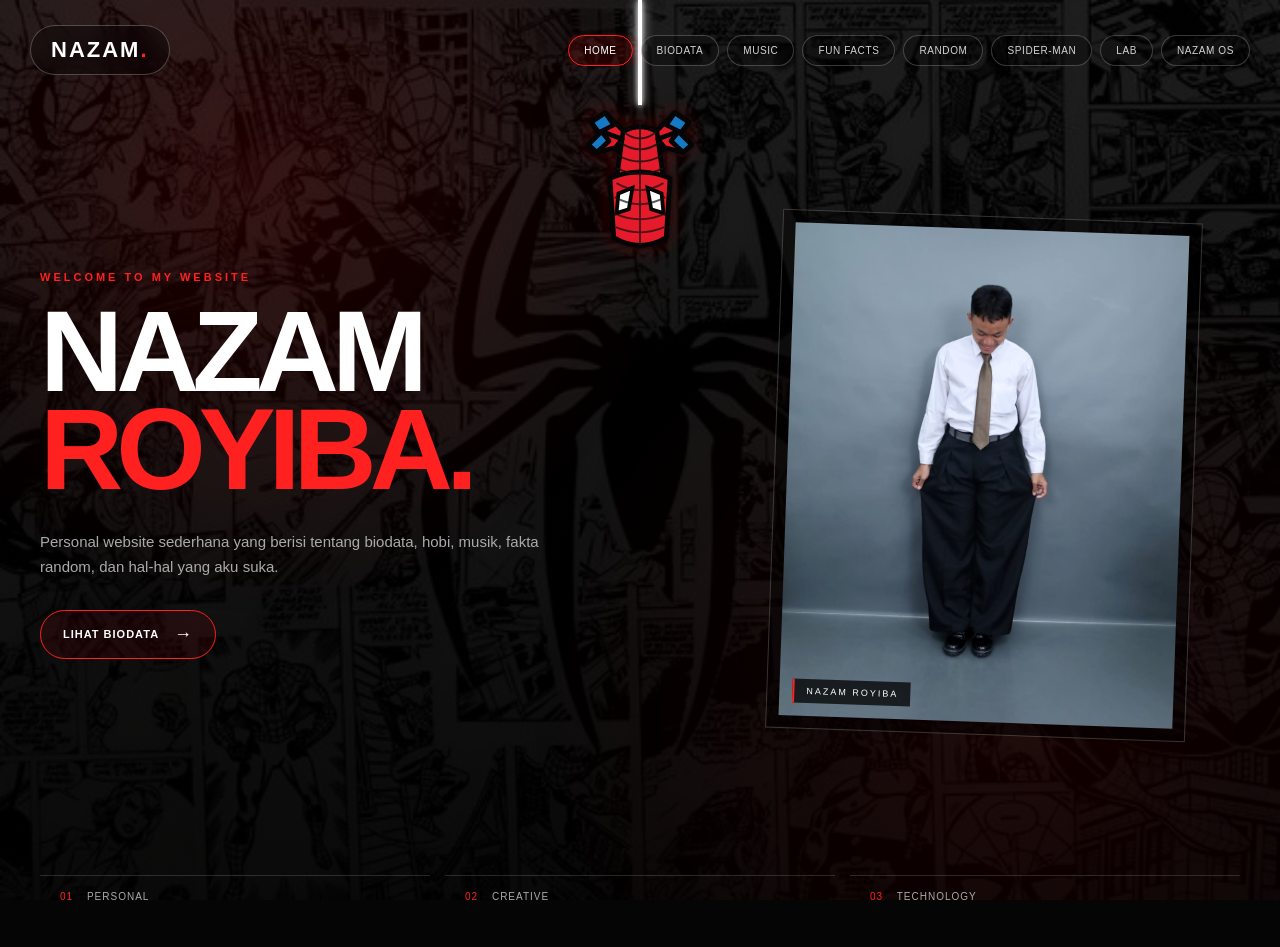
<file: index.html>
<!DOCTYPE html>
<html lang="id">
<head>
    <meta charset="UTF-8">
    <meta name="viewport" content="width=device-width, initial-scale=1.0">

    <title>NAZAM. | Home</title>

    <link rel="stylesheet" href="style.css">
</head>

<body>

<header class="header">

    <div class="logo">
        NAZAM<span>.</span>
    </div>

    <nav class="navbar">
        <a href="index.html" class="active">HOME</a>
        <a href="biodata.html">BIODATA</a>
        <a href="music.html">MUSIC</a>
        <a href="funfacts.html">FUN FACTS</a>
        <a href="random.html">RANDOM</a>
        <a href="spiderman.html">SPIDER-MAN</a>
        <a href="experiment.html">LAB</a>
        <a href="os.html">NAZAM OS</a>
    </nav>

</header>


<main class="home">

    <section class="home-hero">

        <div class="home-text">

            <p class="small-text">
                WELCOME TO MY WEBSITE
            </p>

            <h1>
                NAZAM<br>
                <span>ROYIBA.</span>
            </h1>

            <p class="home-description">
                Personal website sederhana yang berisi tentang
                biodata, hobi, musik, fakta random, dan hal-hal
                yang aku suka.
            </p>

            <a href="biodata.html" class="bio-button">
                LIHAT BIODATA
                <span>→</span>
            </a>

        </div>


        <div class="home-image">

            <div class="image-frame">

                <img src="image.png" alt="Foto Nazam">

                <div class="image-label">
                    NAZAM ROYIBA
                </div>

            </div>

        </div>

    </section>


    <section class="home-bottom">

        <div>
            <span>01</span>
            PERSONAL
        </div>

        <div>
            <span>02</span>
            CREATIVE
        </div>

        <div>
            <span>03</span>
            TECHNOLOGY
        </div>

    </section>

</main>


<script src="script.js"></script>
<!-- SPIDER-MAN PIXEL -->
<div class="pixel-spiderman">
    <div class="pixel-web"></div>

    <svg
        class="spiderman-character"
        viewBox="0 0 160 230"
        xmlns="http://www.w3.org/2000/svg"
        aria-label="Pixel Spider-Man">

        <!-- KAKI / BAGIAN ATAS -->
        <g stroke="#050505" stroke-width="5" stroke-linejoin="round">

            <!-- kaki kiri -->
            <path
                fill="#e51b2b"
                d="M63 55
                   L43 35
                   L28 45
                   L42 65
                   L58 76
                   Z"/>

            <!-- biru kaki kiri -->
            <path
                fill="#1679c5"
                d="M43 35
                   L28 45
                   L36 56
                   L52 48
                   Z"/>

            <!-- kaki kanan -->
            <path
                fill="#e51b2b"
                d="M97 55
                   L117 35
                   L132 45
                   L118 65
                   L102 76
                   Z"/>

            <!-- biru kaki kanan -->
            <path
                fill="#1679c5"
                d="M117 35
                   L132 45
                   L124 56
                   L108 48
                   Z"/>

            <!-- BADAN -->
            <path
                fill="#e51b2b"
                d="M62 55
                   Q80 45 98 55
                   L105 105
                   Q80 120 55 105
                   Z"/>

            <!-- tangan kiri -->
            <path
                fill="#e51b2b"
                d="M61 63
                   L39 55
                   L25 69
                   L34 77
                   L54 72
                   Z"/>

            <!-- tangan kanan -->
            <path
                fill="#e51b2b"
                d="M99 63
                   L121 55
                   L135 69
                   L126 77
                   L106 72
                   Z"/>

            <!-- tangan biru -->
            <path
                fill="#1679c5"
                d="M39 55
                   L25 69
                   L34 77
                   L47 65
                   Z"/>

            <path
                fill="#1679c5"
                d="M121 55
                   L135 69
                   L126 77
                   L113 65
                   Z"/>

            <!-- KEPALA -->
            <path
                fill="#e51b2b"
                d="M48 105
                   Q80 91 112 105
                   L108 168
                   Q80 185 52 168
                   Z"/>

        </g>


        <!-- MATA -->
        <path
            d="M57 121 L72 115 L68 138 L55 142 Z"
            fill="white"
            stroke="#050505"
            stroke-width="4"/>

        <path
            d="M103 121 L88 115 L92 138 L105 142 Z"
            fill="white"
            stroke="#050505"
            stroke-width="4"/>


        <!-- POLA JARING DI BADAN -->
        <g
            fill="none"
            stroke="#111"
            stroke-width="2"
            opacity=".8">

            <path d="M80 48 V104"/>
            <path d="M62 55 Q80 70 98 55"/>
            <path d="M58 66 Q80 82 102 66"/>
            <path d="M56 80 Q80 94 104 80"/>
            <path d="M55 94 Q80 106 105 94"/>

        </g>


        <!-- POLA JARING KEPALA -->
        <g
            fill="none"
            stroke="#111"
            stroke-width="2"
            opacity=".7">

            <path d="M80 104 V176"/>
            <path d="M55 110 Q80 125 105 110"/>
            <path d="M53 125 Q80 140 107 125"/>
            <path d="M52 142 Q80 155 108 142"/>
            <path d="M54 157 Q80 168 106 157"/>

        </g>

    </svg>
</div>
<div class="jumpscare" id="jumpscare">
    <img src="jumpscare.jpg" alt="Jumpscare">
</div>
<script src="script.js"></script>
</body>
</html>
</file>
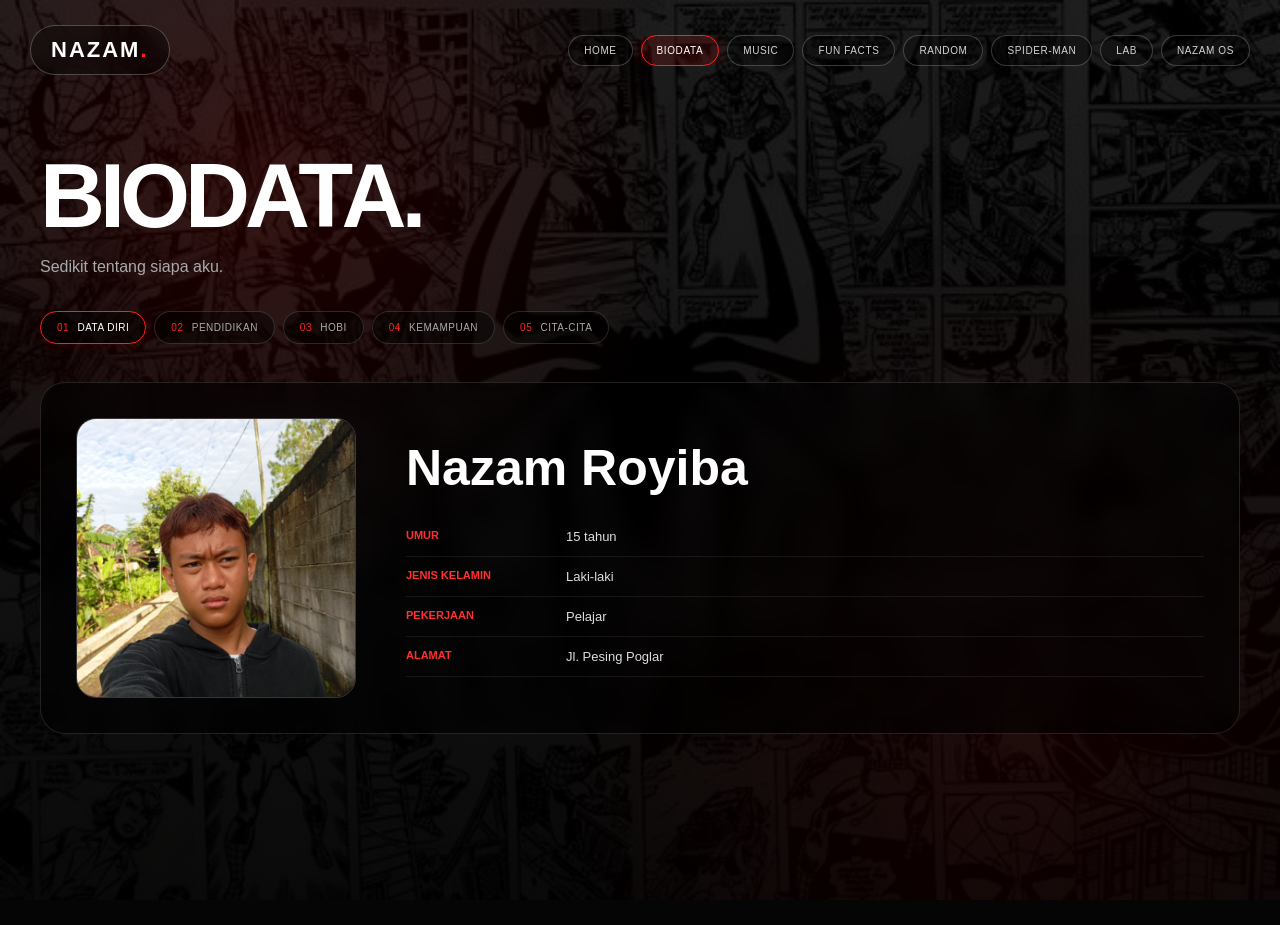
<file: biodata.html>
<!DOCTYPE html>
<html lang="id">

<head>

    <meta charset="UTF-8">

    <meta
        name="viewport"
        content="width=device-width, initial-scale=1.0"
    >

    <title>NAZAM. | Biodata</title>

    <link rel="stylesheet" href="style.css">

    <link rel="stylesheet" href="biodata.css">

</head>


<body>


<header class="header">

    <div class="logo">
        NAZAM<span>.</span>
    </div>

    <nav class="navbar">

        <a href="index.html">
            HOME
        </a>

        <a
            href="biodata.html"
            class="active"
        >
            BIODATA
        </a>

        <a href="music.html">
            MUSIC
        </a>

        <a href="funfacts.html">
            FUN FACTS
        </a>

        <a href="random.html">
            RANDOM
        </a>

        <a href="spiderman.html">
            SPIDER-MAN
        </a>

        <a href="experiment.html">
            LAB
        </a>
        <a href="os.html">NAZAM OS</a>

    </nav>

</header>


<main class="biodata-page">


    <div class="biodata-title">

        <h1>
            BIODATA.
        </h1>

        <p>
            Sedikit tentang siapa aku.
        </p>

    </div>


    <div class="tabs">

        <button
            class="tab active"
            data-target="data-diri"
        >
            <span>01</span>
            DATA DIRI
        </button>


        <button
            class="tab"
            data-target="pendidikan"
        >
            <span>02</span>
            PENDIDIKAN
        </button>


        <button
            class="tab"
            data-target="hobi"
        >
            <span>03</span>
            HOBI
        </button>


        <button
            class="tab"
            data-target="kemampuan"
        >
            <span>04</span>
            KEMAMPUAN
        </button>


        <button
            class="tab"
            data-target="cita-cita"
        >
            <span>05</span>
            CITA-CITA
        </button>

    </div>


    <!-- DATA DIRI -->

    <section
        id="data-diri"
        class="content active"
    >

        <div class="profile">

            <img
                src="foto-nazam.jpg"
                alt="Foto Nazam"
            >


            <div class="profile-info">

                <h2>
                    Nazam Royiba
                </h2>


                <div class="bio-row">

                    <strong>
                        UMUR
                    </strong>

                    <span>
                        15 tahun
                    </span>

                </div>


                <div class="bio-row">

                    <strong>
                        JENIS KELAMIN
                    </strong>

                    <span>
                        Laki-laki
                    </span>

                </div>


                <div class="bio-row">

                    <strong>
                        PEKERJAAN
                    </strong>

                    <span>
                        Pelajar
                    </span>

                </div>


                <div class="bio-row">

                    <strong>
                        ALAMAT
                    </strong>

                    <span>
                        Jl. Pesing Poglar
                    </span>

                </div>

            </div>

        </div>

    </section>


    <!-- PENDIDIKAN -->

    <section
        id="pendidikan"
        class="content"
    >

        <h2>
            PENDIDIKAN.
        </h2>

        <div class="info-list">

            <div class="info-item">

                <span>01</span>

                <div>
                    <h3>SDN KKA 01 PG</h3>
                    <p>Sekolah Dasar</p>
                </div>

            </div>


            <div class="info-item">

                <span>02</span>

                <div>
                    <h3>SMPN 132 JAKARTA</h3>
                    <p>Sekolah Menengah Pertama</p>
                </div>

            </div>


            <div class="info-item">

                <span>03</span>

                <div>
                    <h3>SMKN 1 JAKARTA</h3>
                    <p>Teknik Komputer dan Jaringan</p>
                </div>

            </div>

        </div>

    </section>


    <!-- HOBI -->

    <section
        id="hobi"
        class="content"
    >

        <h2>
            HOBI.
        </h2>

        <div class="simple-grid">

            <div class="card">
                <h3>MENGGAMBAR</h3>
                <p>
                    Menggambar menjadi salah satu
                    kegiatan yang aku suka.
                </p>
            </div>


            <div class="card">
                <h3>MENDENGARKAN MUSIK</h3>
                <p>
                    Musik biasanya menemani
                    waktu santai.
                </p>
            </div>


            <div class="card">
                <h3>MEMBACA</h3>
                <p>
                    Membaca untuk mendapatkan
                    informasi dan pengetahuan baru.
                </p>
            </div>

        </div>

    </section>


    <!-- KEMAMPUAN -->

    <section
        id="kemampuan"
        class="content"
    >

        <h2>
            KEMAMPUAN.
        </h2>

        <div class="simple-grid">

            <div class="card">
                <h3>BAHASA INDONESIA</h3>
                <p>
                    Memahami dan menggunakan
                    Bahasa Indonesia.
                </p>
            </div>


            <div class="card">
                <h3>MATEMATIKA</h3>
                <p>
                    Mengerjakan berbagai
                    perhitungan matematika.
                </p>
            </div>


            <div class="card">
                <h3>BAHASA INGGRIS</h3>
                <p>
                    Memahami dasar Bahasa Inggris.
                </p>
            </div>

        </div>

    </section>


    <!-- CITA-CITA -->

    <section
        id="cita-cita"
        class="content"
    >

        <h2>
            CITA-CITA.
        </h2>

        <div class="simple-grid">

            <div class="card">
                <h3>CEO PERUSAHAAN TAMBANG</h3>
            </div>

            <div class="card">
                <h3>BERKARIER DI BIDANG IT</h3>
            </div>

            <div class="card">
                <h3>MENJADI TNI AU</h3>
            </div>

        </div>

    </section>


</main>


<script src="script.js"></script>

</body>
</html>
</file>
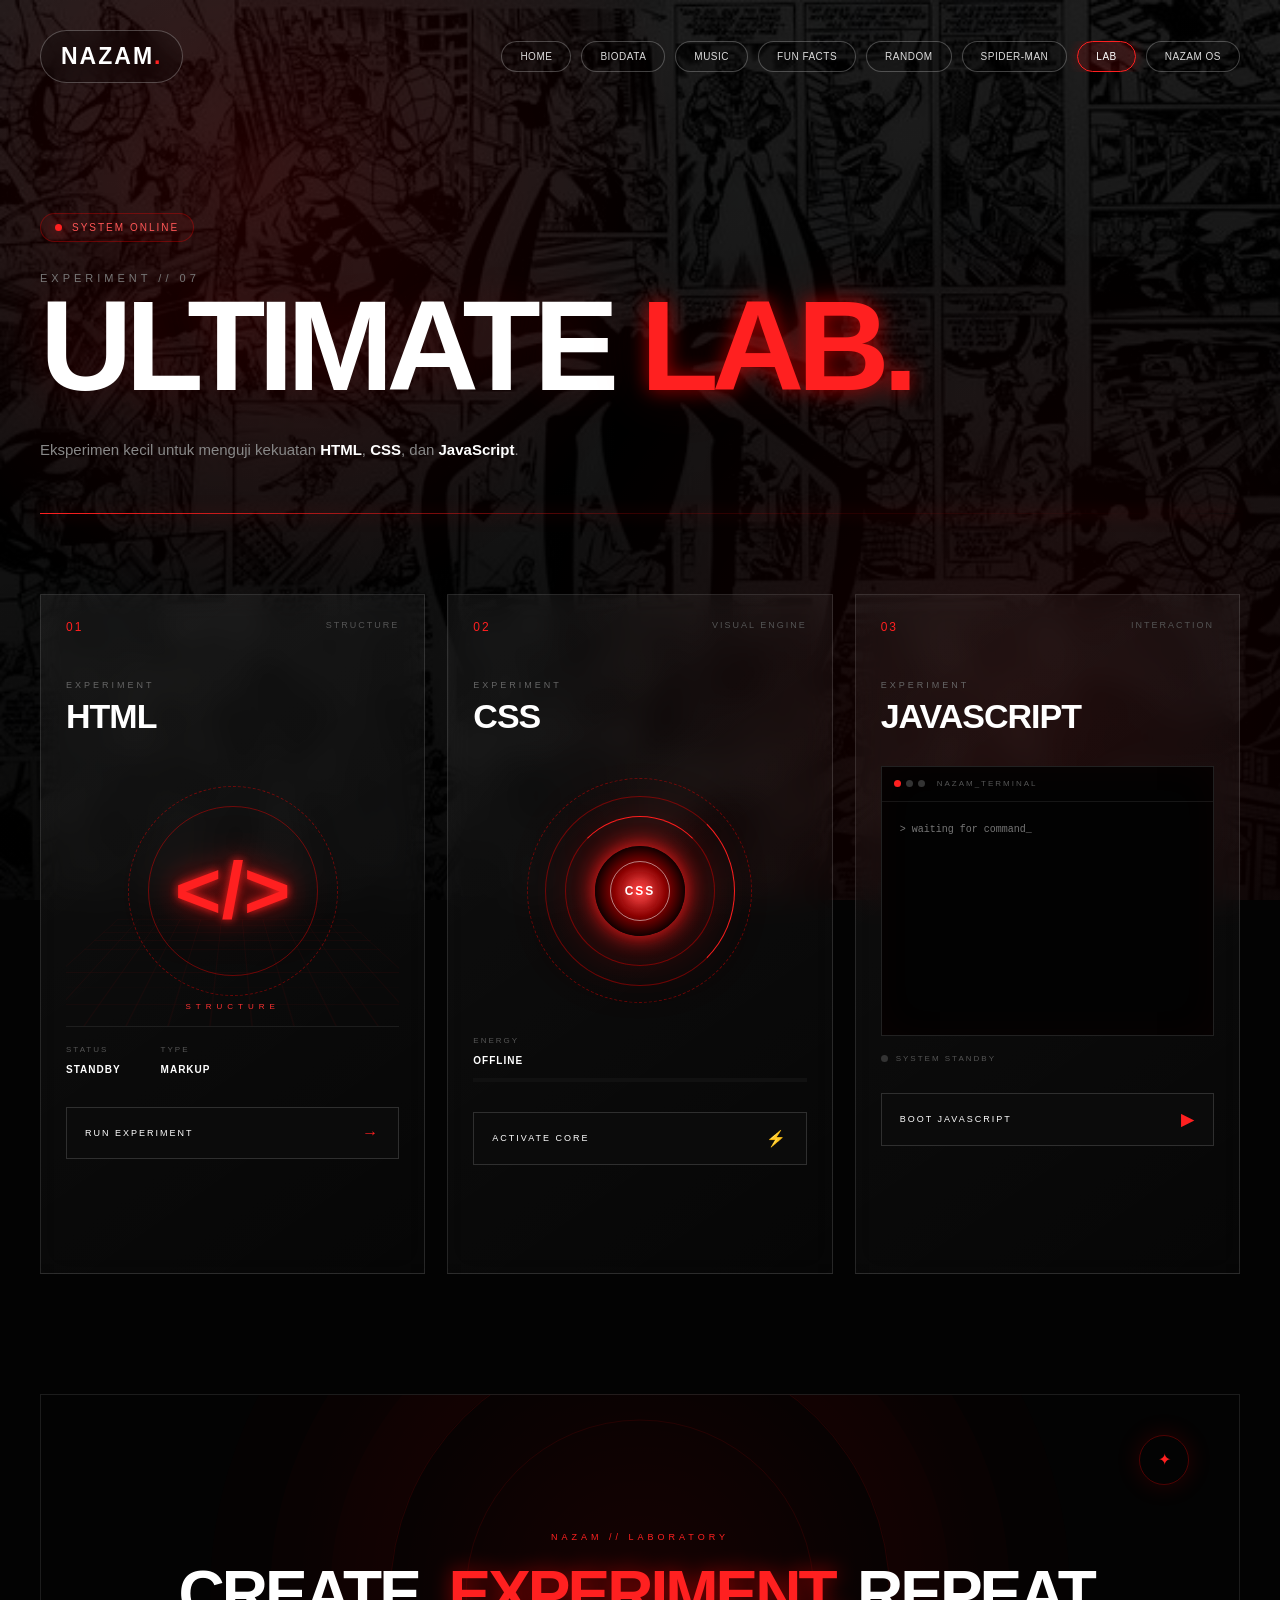
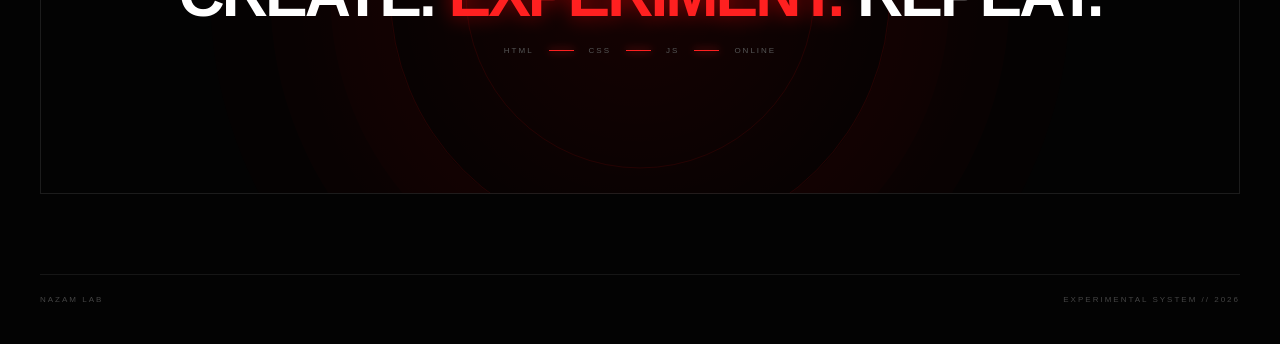
<file: experiment.html>
<!DOCTYPE html>
<html lang="id">
<head>
    <meta charset="UTF-8">
    <meta name="viewport" content="width=device-width, initial-scale=1.0">

    <title>NAZAM // ULTIMATE LAB</title>

    <link rel="stylesheet" href="style.css">
    <link rel="stylesheet" href="experiment.css">
</head>

<body>

    <!-- BACKGROUND EFFECT -->
    <div class="space-bg"></div>
    <div class="red-glow"></div>

    <!-- PARTICLES -->
    <div class="particles">
        <i></i><i></i><i></i><i></i><i></i>
        <i></i><i></i><i></i><i></i><i></i>
        <i></i><i></i><i></i><i></i><i></i>
    </div>


    <!-- HEADER -->
    <header class="header">

        <div class="logo">
            NAZAM<span>.</span>
        </div>

        <nav class="navbar">
            <a href="index.html">HOME</a>
            <a href="biodata.html">BIODATA</a>
            <a href="music.html">MUSIC</a>
            <a href="funfacts.html">FUN FACTS</a>
            <a href="random.html">RANDOM</a>
            <a href="spiderman.html">SPIDER-MAN</a>
            <a href="experiment.html" class="active">LAB</a>
            <a href="os.html">NAZAM OS</a>
        </nav>

    </header>


    <!-- HERO -->
    <main>

        <section class="lab-hero">

            <div class="hero-status">
                <span class="status-dot"></span>
                SYSTEM ONLINE
            </div>

            <p class="lab-number">EXPERIMENT // 07</p>

            <h1>
                ULTIMATE
                <span>LAB.</span>
            </h1>

            <p class="hero-description">
                Eksperimen kecil untuk menguji kekuatan
                <b>HTML</b>, <b>CSS</b>, dan <b>JavaScript</b>.
            </p>

            <div class="hero-line"></div>

        </section>


        <!-- MAIN LAB -->
        <section class="lab-grid">


            <!-- ================= HTML ================= -->
            <article class="lab-card html-card">

                <div class="card-top">
                    <span>01</span>
                    <span>STRUCTURE</span>
                </div>

                <div class="card-title">
                    <small>EXPERIMENT</small>
                    <h2>HTML</h2>
                </div>


                <!-- HOLOGRAM -->
                <div class="hologram">

                    <div class="holo-grid"></div>

                    <div class="html-symbol">
                        &lt;/&gt;
                    </div>

                    <div class="scan-beam"></div>

                    <div class="holo-circle circle-one"></div>
                    <div class="holo-circle circle-two"></div>

                    <div class="holo-text">
                        STRUCTURE
                    </div>

                </div>


                <div class="card-info">

                    <div>
                        <span>STATUS</span>
                        <strong id="htmlStatus">
                            STANDBY
                        </strong>
                    </div>

                    <div>
                        <span>TYPE</span>
                        <strong>MARKUP</strong>
                    </div>

                </div>


                <button class="run-button html-run" onclick="runHTML()">
                    <span>RUN EXPERIMENT</span>
                    <b>→</b>
                </button>


                <div id="htmlResult" class="experiment-result">

                    <div class="success-icon">
                        ✓
                    </div>

                    <div>
                        <strong>HTML SYSTEM ONLINE</strong>
                        <small>Structure detected successfully.</small>
                    </div>

                </div>

            </article>



            <!-- ================= CSS ================= -->
            <article class="lab-card css-card">

                <div class="card-top">
                    <span>02</span>
                    <span>VISUAL ENGINE</span>
                </div>

                <div class="card-title">
                    <small>EXPERIMENT</small>
                    <h2>CSS</h2>
                </div>


                <!-- REACTOR -->
                <div class="reactor">

                    <div class="reactor-ring ring-one"></div>
                    <div class="reactor-ring ring-two"></div>
                    <div class="reactor-ring ring-three"></div>

                    <div class="energy-core">

                        <div class="core-inner"></div>

                        <span>CSS</span>

                    </div>

                    <div class="energy-particle p1"></div>
                    <div class="energy-particle p2"></div>
                    <div class="energy-particle p3"></div>
                    <div class="energy-particle p4"></div>

                </div>


                <div class="energy-readout">

                    <div>
                        <span>ENERGY</span>
                        <strong id="energyText">
                            OFFLINE
                        </strong>
                    </div>

                    <div class="energy-bar">
                        <i id="energyBar"></i>
                    </div>

                </div>


                <button class="run-button css-run" onclick="runCSS()">

                    <span>ACTIVATE CORE</span>
                    <b>⚡</b>

                </button>


                <div id="cssResult" class="experiment-result">

                    <div class="success-icon">
                        ⚡
                    </div>

                    <div>
                        <strong>CSS CORE ACTIVATED</strong>
                        <small>Visual engine running at maximum power.</small>
                    </div>

                </div>

            </article>



            <!-- ================= JAVASCRIPT ================= -->
            <article class="lab-card js-card">

                <div class="card-top">
                    <span>03</span>
                    <span>INTERACTION</span>
                </div>

                <div class="card-title">
                    <small>EXPERIMENT</small>
                    <h2>JAVASCRIPT</h2>
                </div>


                <!-- TERMINAL -->
                <div class="terminal-window">

                    <div class="terminal-head">

                        <div class="terminal-lights">
                            <i></i>
                            <i></i>
                            <i></i>
                        </div>

                        <span>NAZAM_TERMINAL</span>

                    </div>


                    <div id="terminalBody" class="terminal-body">

                        <div>&gt; waiting for command<span class="cursor">_</span></div>

                    </div>

                </div>


                <div class="js-status">

                    <span id="jsStatusDot"></span>

                    <span id="jsStatus">
                        SYSTEM STANDBY
                    </span>

                </div>


                <button class="run-button js-run" onclick="runJS()">

                    <span>BOOT JAVASCRIPT</span>
                    <b>▶</b>

                </button>


                <div id="jsResult" class="experiment-result">

                    <div class="success-icon">
                        ✓
                    </div>

                    <div>
                        <strong>JAVASCRIPT ONLINE</strong>
                        <small>Interaction system ready.</small>
                    </div>

                </div>

            </article>

        </section>



        <!-- ================= SPIDER WEB ================= -->

        <section class="spider-section">

            <div class="web-lines"></div>

            <div class="spider-symbol">
                <span>✦</span>
            </div>

            <div class="spider-content">

                <p>NAZAM // LABORATORY</p>

                <h2>
                    CREATE.
                    <span>EXPERIMENT.</span>
                    REPEAT.
                </h2>

                <div class="system-code">
                    <span>HTML</span>
                    <i></i>
                    <span>CSS</span>
                    <i></i>
                    <span>JS</span>
                    <i></i>
                    <span>ONLINE</span>
                </div>

            </div>

        </section>


    </main>


    <!-- FOOTER -->
    <footer class="lab-footer">

        <span>NAZAM LAB</span>

        <span>EXPERIMENTAL SYSTEM // 2026</span>

    </footer>


    <script src="script.js"></script>

</body>
</html>
</file>
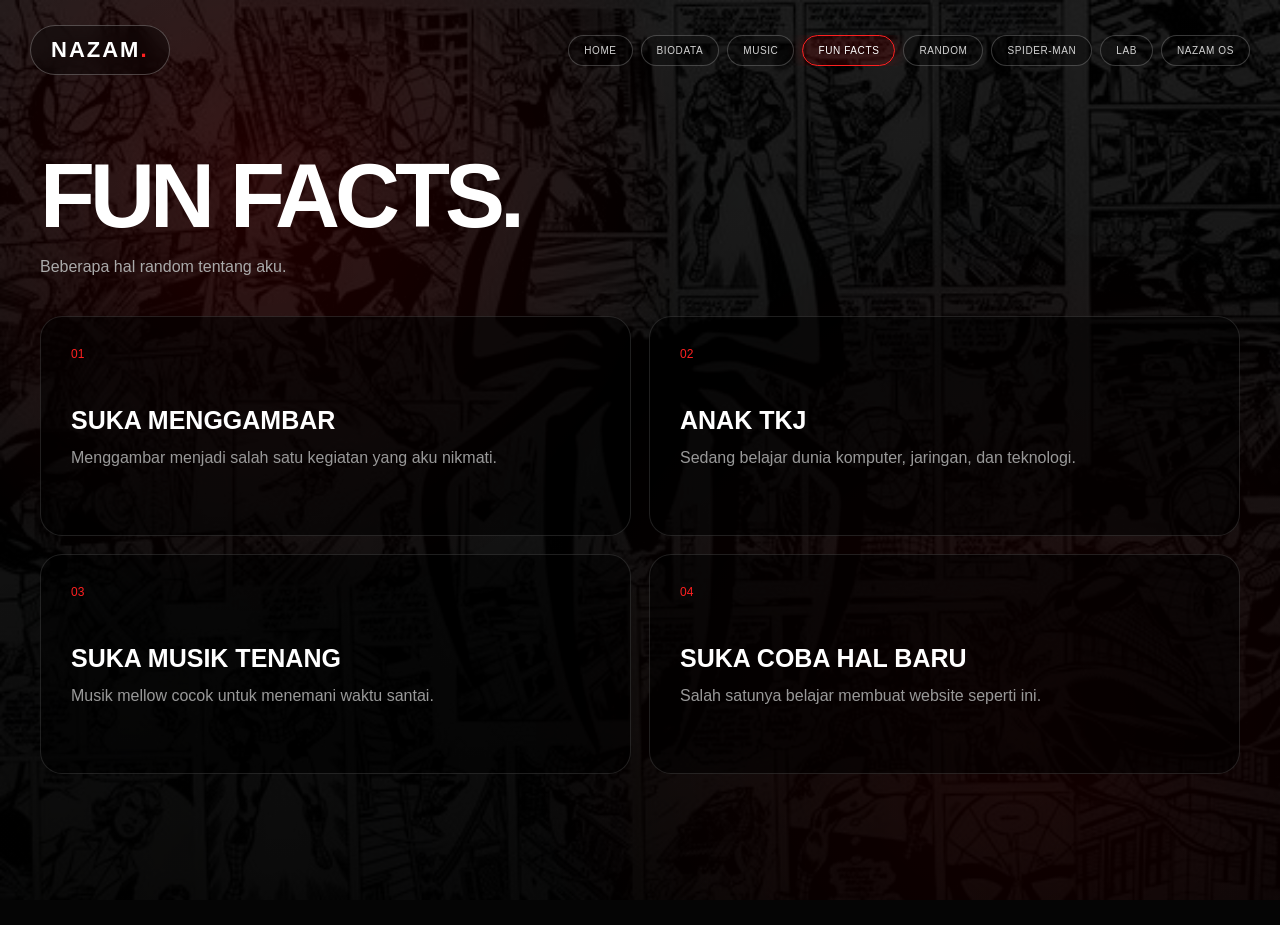
<file: funfacts.html>
<!DOCTYPE html>
<html lang="id">

<head>

    <meta charset="UTF-8">

    <meta
        name="viewport"
        content="width=device-width, initial-scale=1.0"
    >

    <title>NAZAM. | Fun Facts</title>

    <link rel="stylesheet" href="style.css">

    <link rel="stylesheet" href="funfacts.css">

</head>


<body>


<header class="header">

    <div class="logo">
        NAZAM<span>.</span>
    </div>

    <nav class="navbar">

        <a href="index.html">
            HOME
        </a>

        <a href="biodata.html">
            BIODATA
        </a>

        <a href="music.html">
            MUSIC
        </a>

        <a
            href="funfacts.html"
            class="active"
        >
            FUN FACTS
        </a>

        <a href="random.html">
            RANDOM
        </a>

        <a href="spiderman.html">
            SPIDER-MAN
        </a>

        <a href="experiment.html">
            LAB
        </a>
        <a href="os.html">NAZAM OS</a>

    </nav>

</header>


<main class="funfacts-page">

    <div class="funfacts-title">

        <h1>
            FUN FACTS.
        </h1>

        <p>
            Beberapa hal random tentang aku.
        </p>

    </div>


    <div class="facts-grid">


        <div class="fact-card">

            <div class="fact-number">
                01
            </div>

            <h2>
                SUKA MENGGAMBAR
            </h2>

            <p>
                Menggambar menjadi salah satu
                kegiatan yang aku nikmati.
            </p>

        </div>


        <div class="fact-card">

            <div class="fact-number">
                02
            </div>

            <h2>
                ANAK TKJ
            </h2>

            <p>
                Sedang belajar dunia komputer,
                jaringan, dan teknologi.
            </p>

        </div>


        <div class="fact-card">

            <div class="fact-number">
                03
            </div>

            <h2>
                SUKA MUSIK TENANG
            </h2>

            <p>
                Musik mellow cocok untuk
                menemani waktu santai.
            </p>

        </div>


        <div class="fact-card">

            <div class="fact-number">
                04
            </div>

            <h2>
                SUKA COBA HAL BARU
            </h2>

            <p>
                Salah satunya belajar membuat
                website seperti ini.
            </p>

        </div>


    </div>

</main>


<script src="script.js"></script>

</body>
</html>
</file>
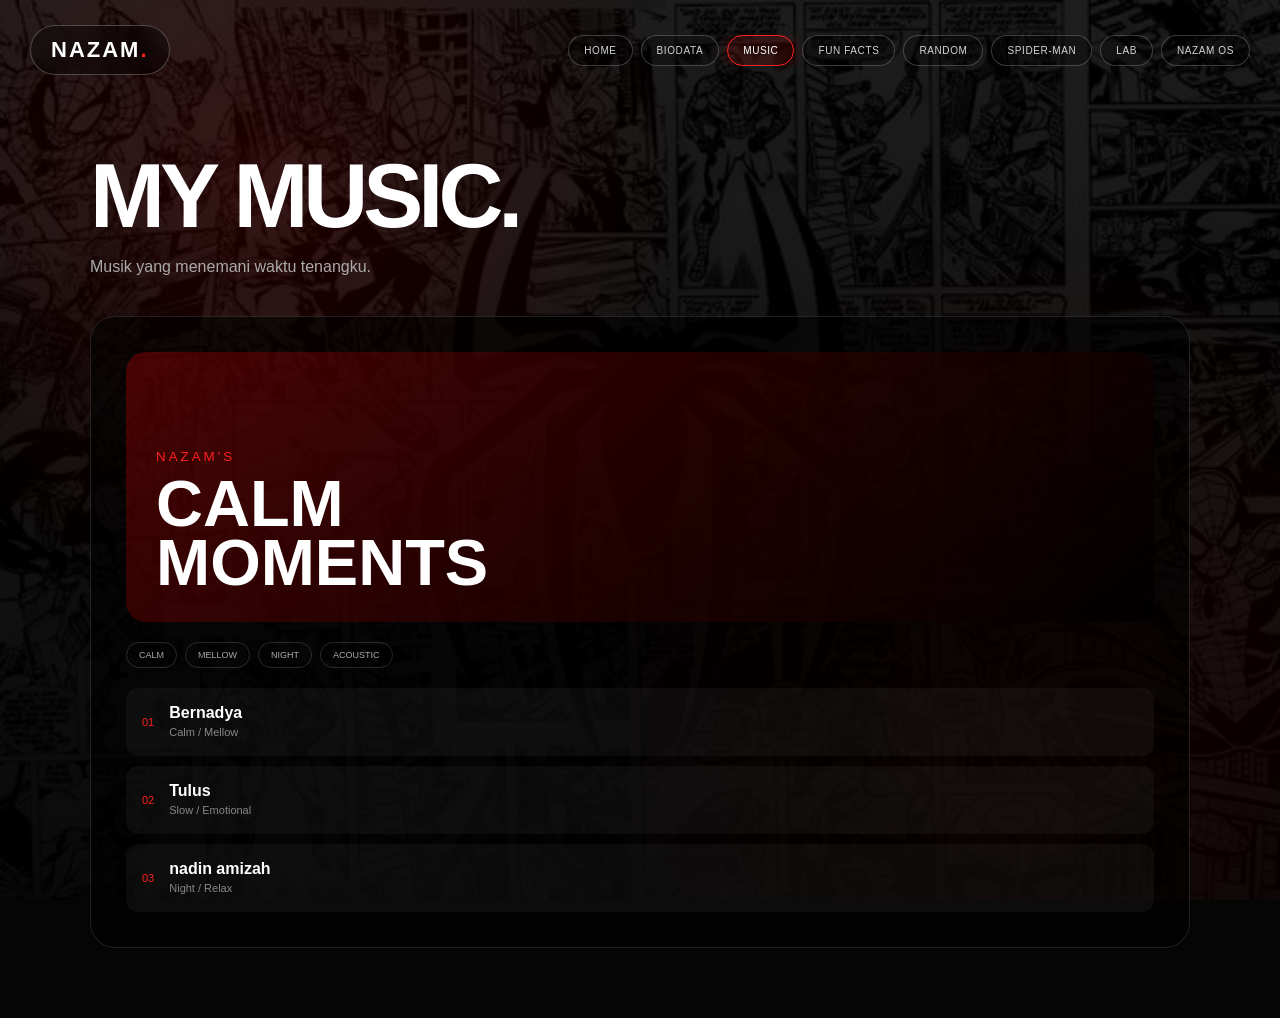
<file: music.html>
<!DOCTYPE html>
<html lang="id">

<head>

    <meta charset="UTF-8">

    <meta
        name="viewport"
        content="width=device-width, initial-scale=1.0"
    >

    <title>NAZAM. | Music</title>

    <link rel="stylesheet" href="style.css">

    <link rel="stylesheet" href="music.css">

</head>


<body>


<header class="header">

    <div class="logo">
        NAZAM<span>.</span>
    </div>

    <nav class="navbar">

        <a href="index.html">
            HOME
        </a>

        <a href="biodata.html">
            BIODATA
        </a>

        <a
            href="music.html"
            class="active"
        >
            MUSIC
        </a>

        <a href="funfacts.html">
            FUN FACTS
        </a>

        <a href="random.html">
            RANDOM
        </a>

        <a href="spiderman.html">
            SPIDER-MAN
        </a>

        <a href="experiment.html">
            LAB
        </a>
        <a href="os.html">NAZAM OS</a>

    </nav>

</header>


<main class="music-page">

    <div class="music-title">

        <h1>
            MY MUSIC.
        </h1>

        <p>
            Musik yang menemani waktu tenangku.
        </p>

    </div>


    <section class="music-box">

        <div class="music-cover">

            <div>

                <small>
                    NAZAM'S
                </small>

                <h2>
                    CALM<br>
                    MOMENTS
                </h2>

            </div>

        </div>


        <div class="music-tags">

            <span>CALM</span>
            <span>MELLOW</span>
            <span>NIGHT</span>
            <span>ACOUSTIC</span>

        </div>


        <div class="playlist">

            <div class="song">

                <div class="song-number">
                    01
                </div>

                <div class="song-info">

                    <strong>
                        Bernadya
                    </strong>

                    <span>
                        Calm / Mellow
                    </span>

                </div>

            </div>


            <div class="song">

                <div class="song-number">
                    02
                </div>

                <div class="song-info">

                    <strong>
                        Tulus
                    </strong>

                    <span>
                        Slow / Emotional
                    </span>

                </div>

            </div>


            <div class="song">

                <div class="song-number">
                    03
                </div>

                <div class="song-info">

                    <strong>
                        nadin amizah
                    </strong>

                    <span>
                        Night / Relax
                    </span>

                </div>

            </div>

        </div>

    </section>

</main>


<script src="script.js"></script>

</body>
</html>
</file>
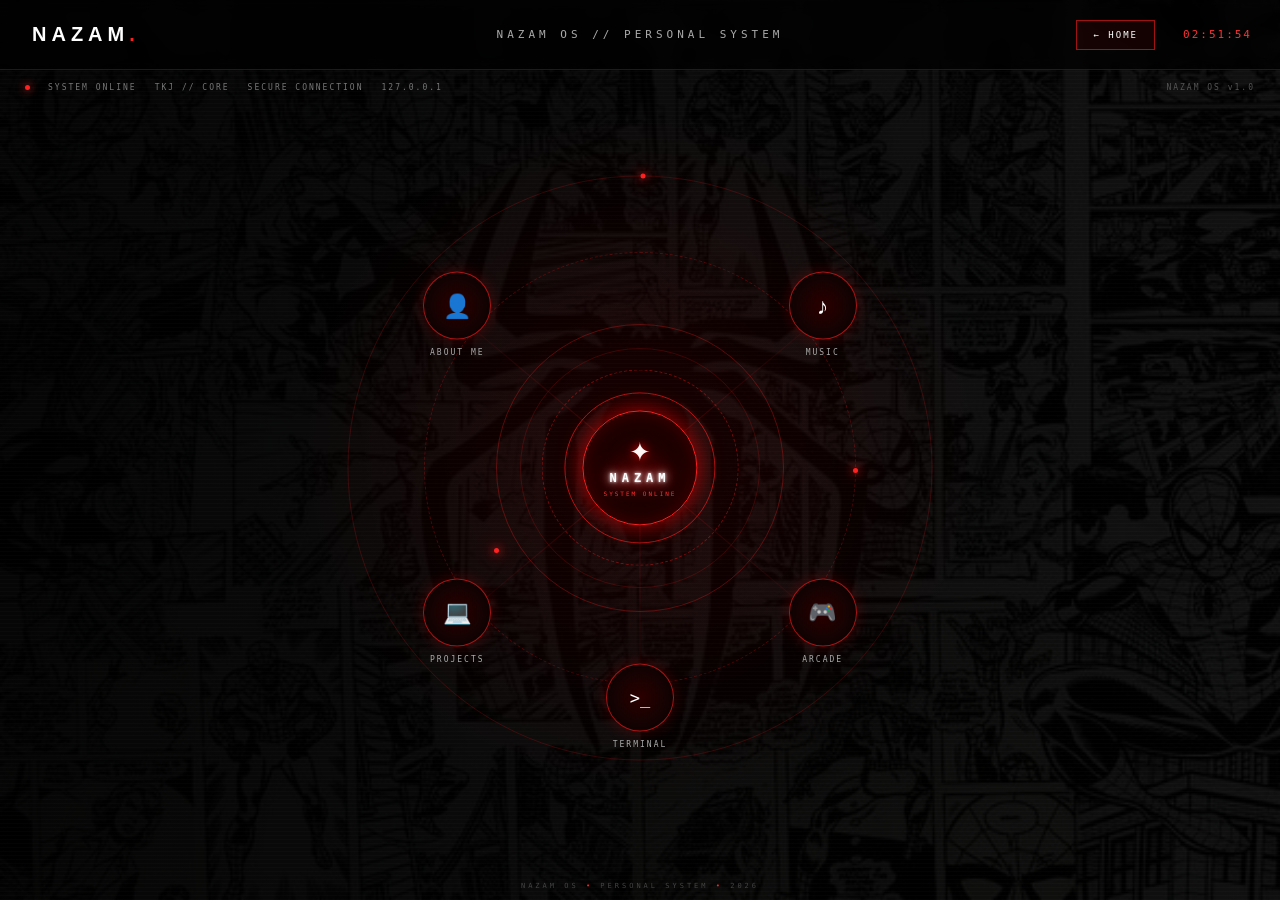
<file: os.html>
<!DOCTYPE html>
<html lang="id">
<head>
    <meta charset="UTF-8">
    <meta name="viewport" content="width=device-width, initial-scale=1.0">

    <title>NAZAM OS</title>

    <link rel="stylesheet" href="os.css">
</head>

<body>

<div class="os">

    <!-- ================= TOP BAR ================= -->

    <header class="topbar">

        <div class="logo">
            NAZAM<span>.</span>
        </div>

        <div class="system-title">
            NAZAM OS // PERSONAL SYSTEM
        </div>

        <a href="index.html" class="home-btn">
            ← HOME
        </a>

        <div id="clock">
            00:00:00
        </div>

    </header>


    <!-- ================= HUD ================= -->

    <div class="hud hud-left">

        <span class="online-dot"></span>
        SYSTEM ONLINE

        <span>TKJ // CORE</span>

        <span>SECURE CONNECTION</span>

        <span>127.0.0.1</span>

    </div>


    <div class="hud hud-right">
        NAZAM OS v1.0
    </div>


    <!-- ================= MAIN SYSTEM ================= -->

    <main class="system">

        <!-- ORBITS -->

        <div class="orbit orbit-outer"></div>
        <div class="orbit orbit-middle"></div>
        <div class="orbit orbit-inner"></div>


        <!-- CONNECTION LINES -->

        <div class="connection connection-1"></div>
        <div class="connection connection-2"></div>
        <div class="connection connection-3"></div>
        <div class="connection connection-4"></div>
        <div class="connection connection-5"></div>


        <!-- ================= CORE ================= -->

        <button class="core" id="core" type="button">

            <div class="core-ring ring-one"></div>
            <div class="core-ring ring-two"></div>
            <div class="core-ring ring-three"></div>

            <div class="core-center">

                <div class="core-icon">
                    ✦
                </div>

                <div class="core-name">
                    NAZAM
                </div>

                <div class="core-status">
                    SYSTEM ONLINE
                </div>

            </div>

        </button>


        <!-- ================= NODES ================= -->

        <button
            class="node"
            data-window="aboutWindow"
            data-angle="-140"
            type="button">

            <div class="node-circle">
                👤
            </div>

            <span>
                ABOUT ME
            </span>

        </button>


        <button
            class="node"
            data-window="musicWindow"
            data-angle="-40"
            type="button">

            <div class="node-circle">
                ♪
            </div>

            <span>
                MUSIC
            </span>

        </button>


        <button
            class="node"
            data-window="projectsWindow"
            data-angle="140"
            type="button">

            <div class="node-circle">
                💻
            </div>

            <span>
                PROJECTS
            </span>

        </button>


        <button
            class="node"
            data-window="arcadeWindow"
            data-angle="40"
            type="button">

            <div class="node-circle">
                🎮
            </div>

            <span>
                ARCADE
            </span>

        </button>


        <button
            class="node"
            data-window="terminalWindow"
            data-angle="90"
            type="button">

            <div class="node-circle terminal-icon">
                &gt;_
            </div>

            <span>
                TERMINAL
            </span>

        </button>


        <!-- ================= ABOUT WINDOW ================= -->

        <section class="window" id="aboutWindow">

            <div class="window-header">

                <span>
                    ABOUT ME
                </span>

                <button
                    class="close"
                    type="button">
                    ×
                </button>

            </div>


            <div class="window-body about-body">

                <div class="about-title">
                    NAZAM ROYIBA
                </div>

                <p>
                    Pelajar SMKN 1 Jakarta yang tertarik
                    dengan dunia IT, TKJ, website, game,
                    dan berbagai hal baru.
                </p>


                <div class="about-grid">

                    <div>
                        <small>NAMA</small>
                        <strong>Nazam Royiba</strong>
                    </div>

                    <div>
                        <small>STATUS</small>
                        <strong>PELAJAR</strong>
                    </div>

                    <div>
                        <small>SEKOLAH</small>
                        <strong>SMKN 1 JAKARTA</strong>
                    </div>

                    <div>
                        <small>JURUSAN</small>
                        <strong>TKJ</strong>
                    </div>

                </div>

            </div>

        </section>


        <!-- ================= MUSIC WINDOW ================= -->

        <section class="window" id="musicWindow">

            <div class="window-header">

                <span>
                    MUSIC SYSTEM
                </span>

                <button
                    class="close"
                    type="button">
                    ×
                </button>

            </div>


            <div class="window-body music-body">

                <div class="disc">

                    <div class="disc-center">
                        ♪
                    </div>

                </div>


                <h2>
                    BANONDARI
                </h2>

                <p>
                    AZMY Z
                </p>


                <div class="equalizer">

                    <i></i>
                    <i></i>
                    <i></i>
                    <i></i>
                    <i></i>
                    <i></i>
                    <i></i>

                </div>


                <div class="music-player">

                    <iframe
                        id="youtubePlayer"
                        title="Banondari - Azmy Z"
                        allow="autoplay; encrypted-media; picture-in-picture"
                        allowfullscreen>
                    </iframe>

                </div>

            </div>

        </section>


        <!-- ================= PROJECT WINDOW ================= -->

        <section class="window" id="projectsWindow">

            <div class="window-header">

                <span>
                    PROJECT DATABASE
                </span>

                <button
                    class="close"
                    type="button">
                    ×
                </button>

            </div>


            <div class="window-body">

                <div class="project-list">

                    <article class="project-card">

                        <div class="project-number">
                            01
                        </div>

                        <h3>
                            WEBSITE
                        </h3>

                        <p>
                            Website personal dengan
                            desain dark Spider-Man style.
                        </p>

                    </article>


                    <article class="project-card">

                        <div class="project-number">
                            02
                        </div>

                        <h3>
                            TKJ
                        </h3>

                        <p>
                            Belajar jaringan komputer,
                            hardware, Linux, dan sistem.
                        </p>

                    </article>


                    <article class="project-card">

                        <div class="project-number">
                            03
                        </div>

                        <h3>
                            GAME
                        </h3>

                        <p>
                            Eksperimen membuat game
                            menggunakan Godot.
                        </p>

                    </article>


                    <article class="project-card">

                        <div class="project-number">
                            04
                        </div>

                        <h3>
                            EXPERIMENT
                        </h3>

                        <p>
                            Mencoba berbagai eksperimen
                            HTML, CSS, dan JavaScript.
                        </p>

                    </article>

                </div>

            </div>

        </section>


        <!-- ================= ARCADE WINDOW ================= -->

        <section class="window" id="arcadeWindow">

            <div class="window-header">

                <span>
                    ARCADE // TARGET SYSTEM
                </span>

                <button
                    class="close"
                    type="button">
                    ×
                </button>

            </div>


            <div class="window-body arcade-body">

                <div class="game-info">

                    <div>
                        SCORE
                        <strong id="score">
                            000
                        </strong>
                    </div>

                    <div>
                        TIME
                        <strong id="gameTime">
                            10
                        </strong>
                    </div>

                </div>


                <div
                    class="game-area"
                    id="gameArea">

                    <button
                        id="target"
                        class="target"
                        type="button">
                    </button>

                    <div
                        id="gameMessage"
                        class="game-message">

                        PRESS START

                    </div>

                </div>


                <button
                    id="startGame"
                    class="start-game"
                    type="button">

                    START GAME

                </button>

            </div>

        </section>


        <!-- ================= TERMINAL WINDOW ================= -->

        <section class="window" id="terminalWindow">

            <div class="window-header">

                <span>
                    TERMINAL
                </span>

                <button
                    class="close"
                    type="button">
                    ×
                </button>

            </div>


            <div class="window-body terminal-body">

                <div
                    id="terminalBody"
                    class="terminal-screen">

                    <div>
                        NAZAM TERMINAL v1.0
                    </div>

                    <div>
                        -------------------------
                    </div>

                    <div>
                        Type a command...
                    </div>

                    <br>

                    <div class="terminal-command">
                        &gt; system_status
                    </div>

                    <div class="success">
                        SYSTEM ONLINE ✓
                    </div>

                    <div>
                        &gt; tkj_core
                    </div>

                    <div class="success">
                        CORE ACTIVE ✓
                    </div>

                </div>

            </div>

        </section>

    </main>


    <!-- ================= FOOTER ================= -->

    <div class="system-footer">

        NAZAM OS
        <span>•</span>
        PERSONAL SYSTEM
        <span>•</span>
        2026

    </div>

</div>


<script src="os.js"></script>

</body>
</html>
</file>
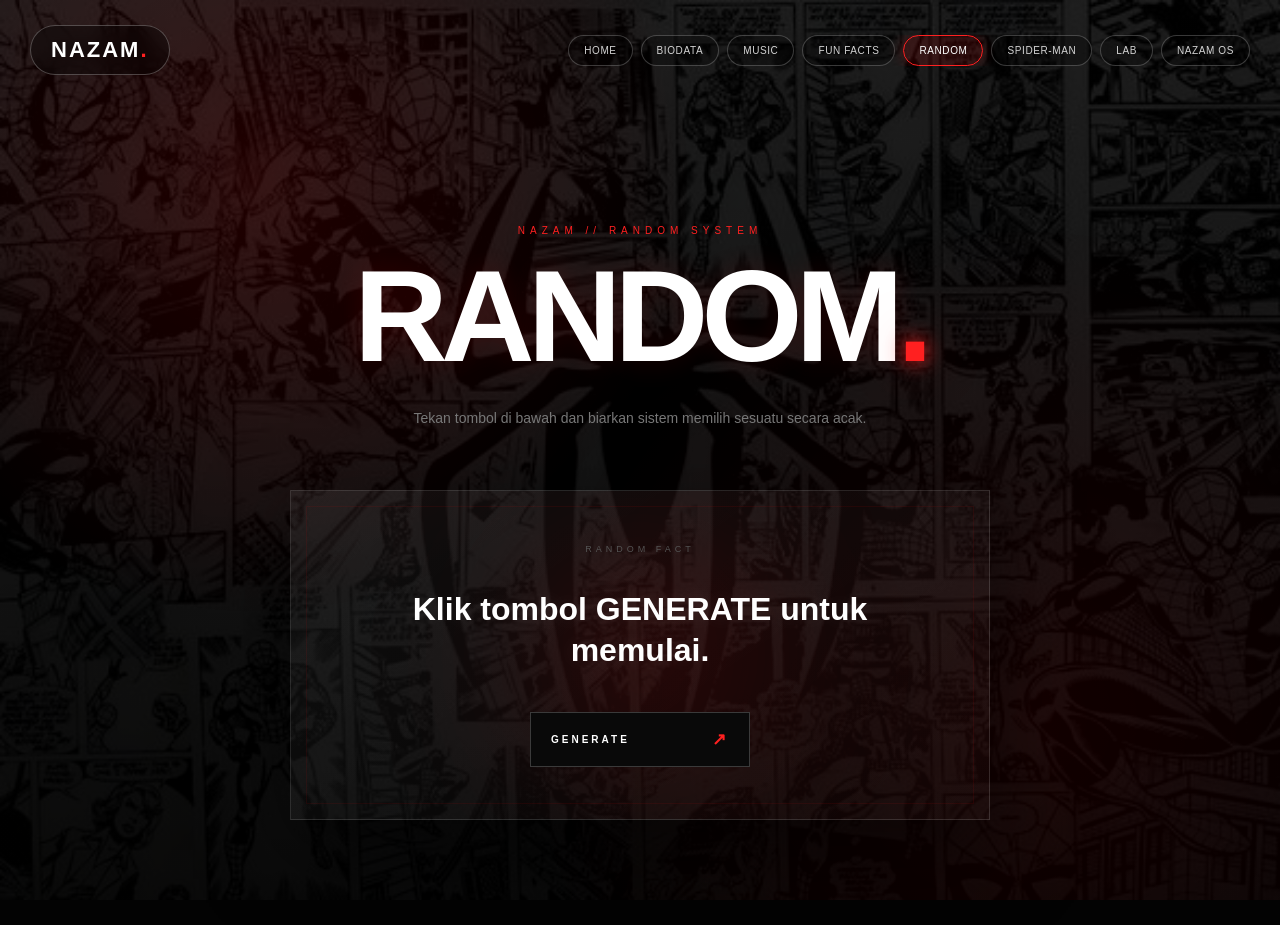
<file: random.html>
<!DOCTYPE html>
<html lang="id">
<head>
    <meta charset="UTF-8">
    <meta name="viewport" content="width=device-width, initial-scale=1.0">

    <title>NAZAM // RANDOM</title>

    <link rel="stylesheet" href="style.css">
    <link rel="stylesheet" href="random.css">
</head>

<body>

    <header class="header">

        <div class="logo">
            NAZAM<span>.</span>
        </div>

        <nav class="navbar">
            <a href="index.html">HOME</a>
            <a href="biodata.html">BIODATA</a>
            <a href="music.html">MUSIC</a>
            <a href="funfacts.html">FUN FACTS</a>
            <a href="random.html" class="active">RANDOM</a>
            <a href="spiderman.html">SPIDER-MAN</a>
            <a href="experiment.html">LAB</a>
            <a href="os.html">NAZAM OS</a>
        </nav>

    </header>


    <main class="random-page">

        <p class="random-label">NAZAM // RANDOM SYSTEM</p>

        <h1>
            RANDOM<span>.</span>
        </h1>

        <p class="random-description">
            Tekan tombol di bawah dan biarkan sistem memilih sesuatu secara acak.
        </p>


        <section class="random-box">

            <div class="random-number">
                RANDOM FACT
            </div>

            <div id="randomFact">
                Klik tombol GENERATE untuk memulai.
            </div>

            <button id="generateButton">
                GENERATE
                <span>↗</span>
            </button>

        </section>

    </main>


    <script>
        document.addEventListener("DOMContentLoaded", function () {

            const facts = [
                "Nazam suka menggambar 🎨",
                "Nazam sedang belajar TKJ 💻",
                "Nazam tertarik dengan dunia IT ⚡",
                "Nazam suka mendengarkan musik 🎧",
                "Nazam sedang belajar membuat website 🌐",
                "Nazam tertarik membuat game 🎮",
                "Nazam suka mencoba hal baru 🚀",
                "Nazam menggunakan Fedora di laptop 🐧",
                "Nazam suka musik yang tenang dan mellow 🎵"
            ];

            const button =
                document.getElementById("generateButton");

            const fact =
                document.getElementById("randomFact");


            button.addEventListener("click", function () {

                const random =
                    Math.floor(Math.random() * facts.length);

                fact.classList.remove("random-show");

                void fact.offsetWidth;

                fact.textContent =
                    facts[random];

                fact.classList.add("random-show");

            });

        });
    </script>

</body>
</html>
</file>
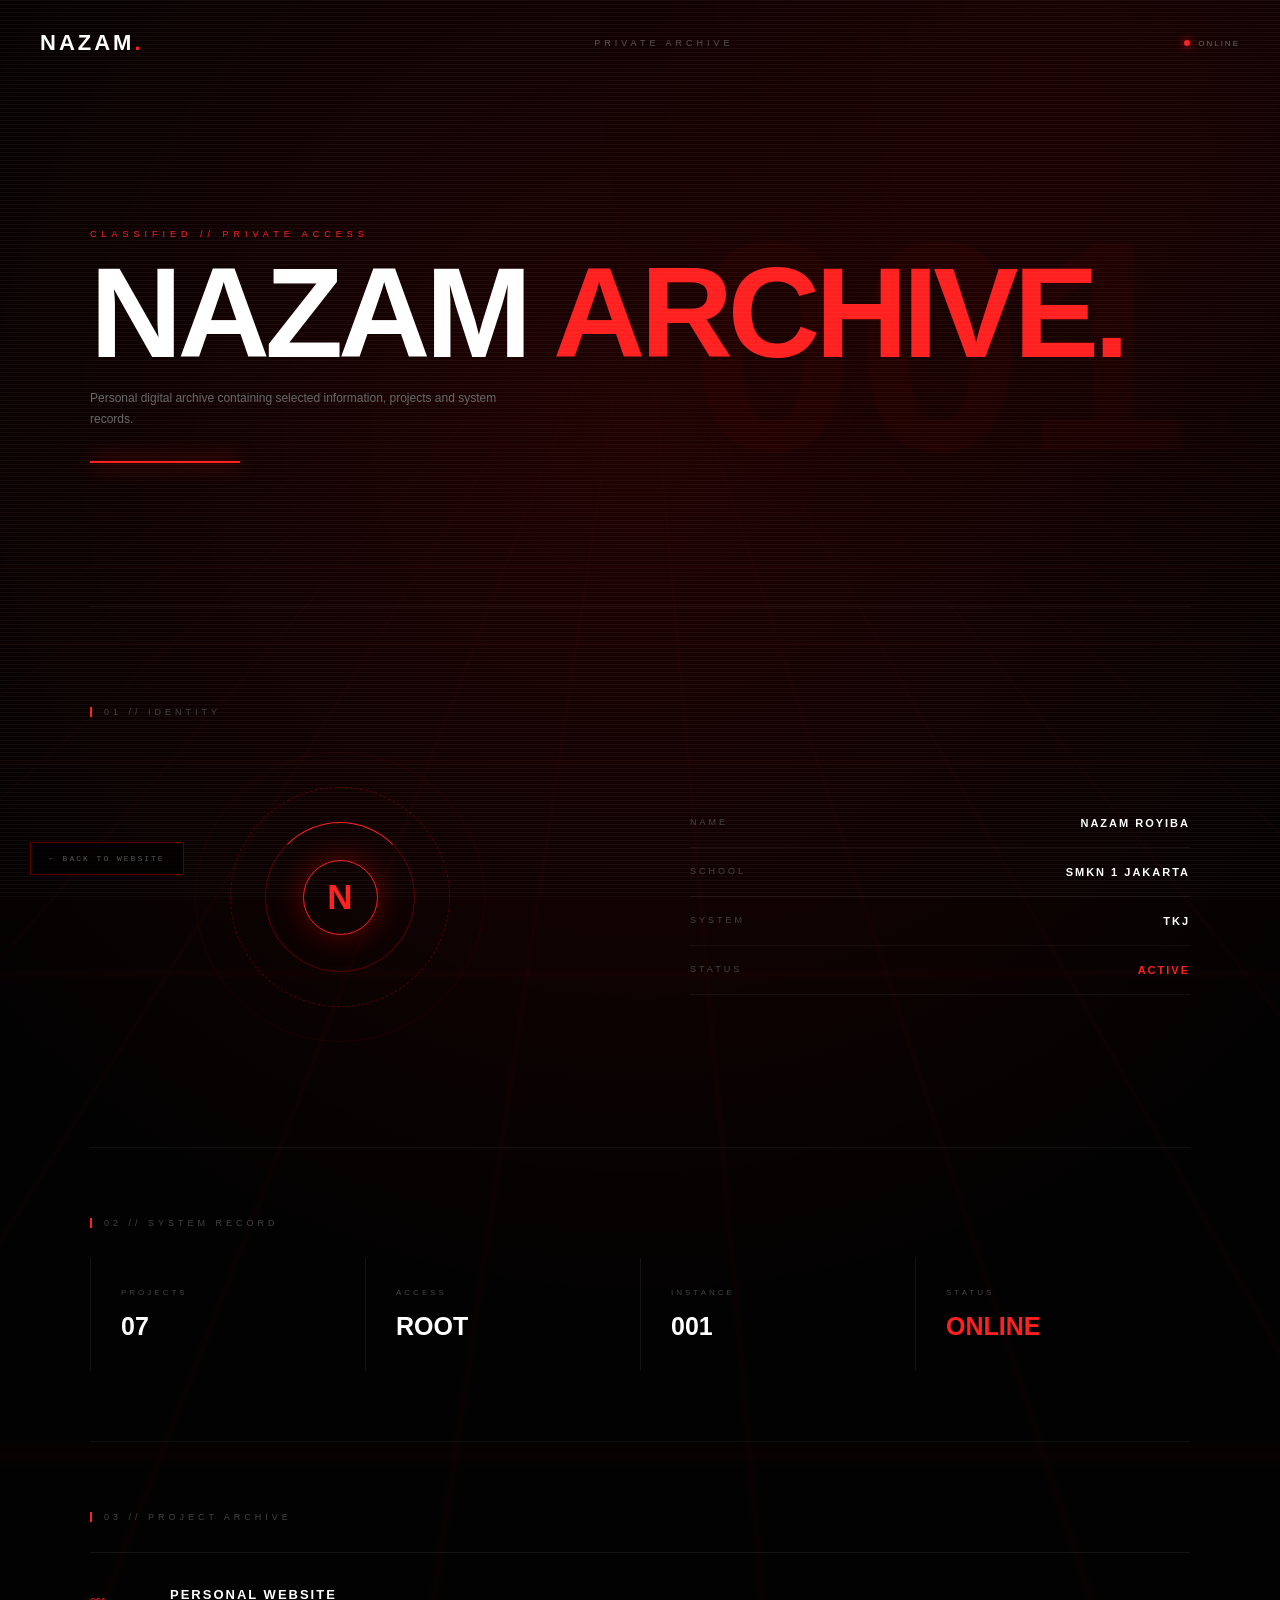
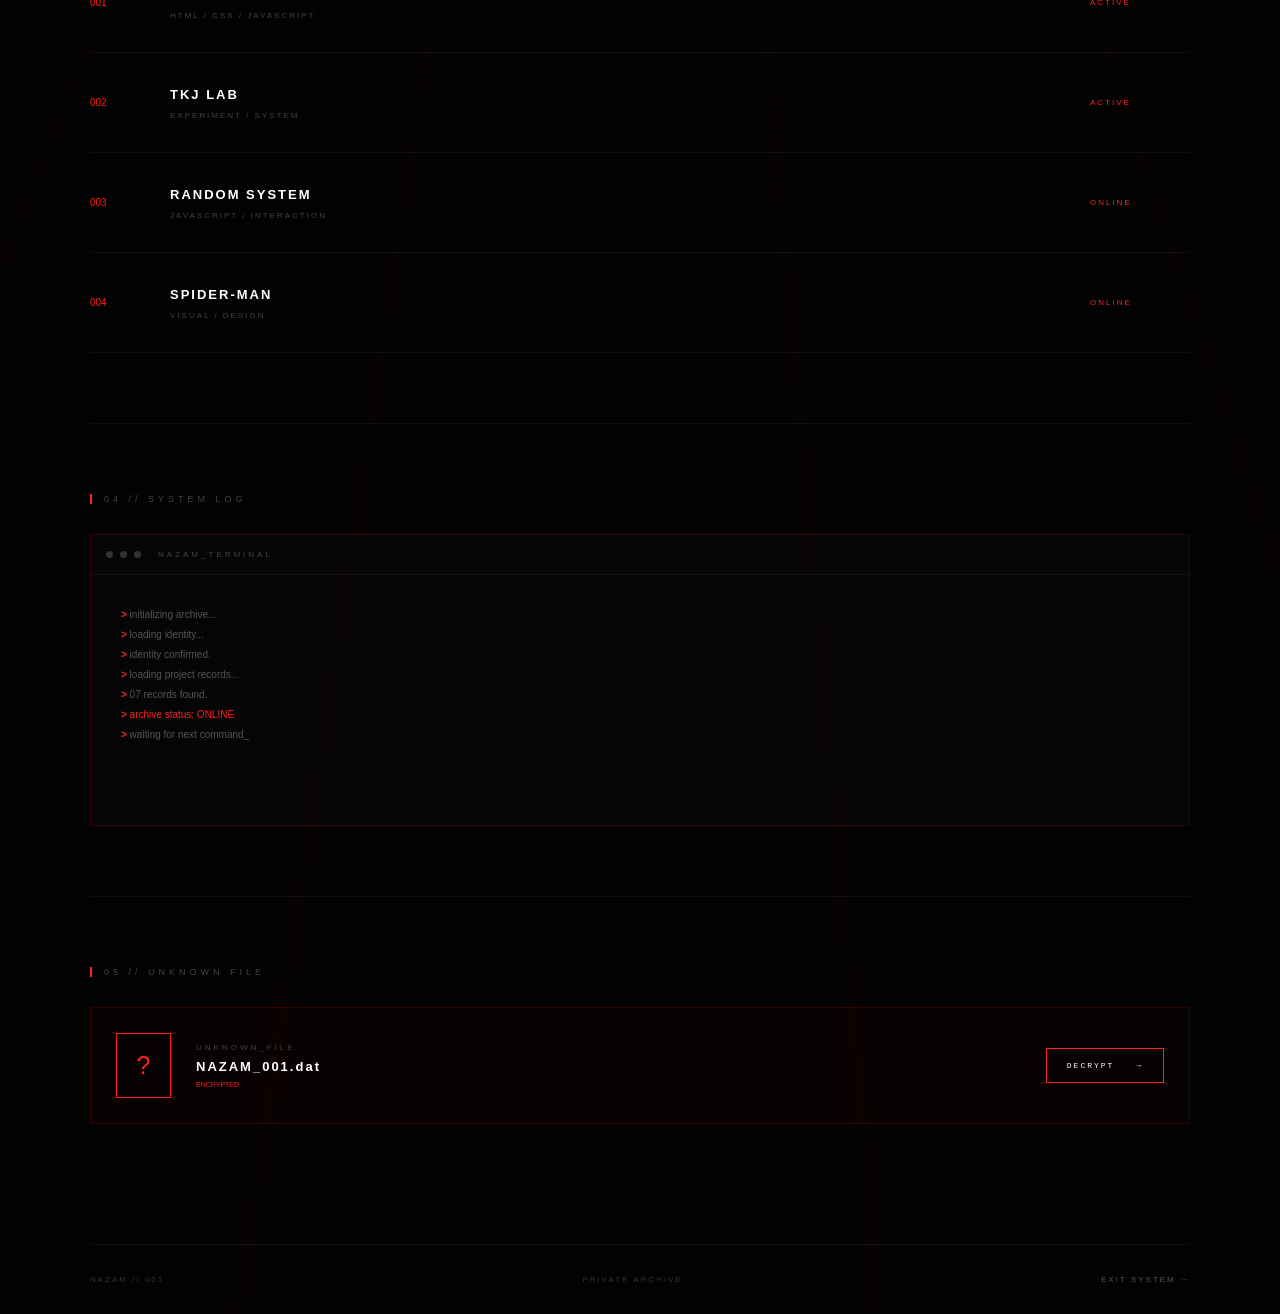
<file: secret.html>
<!DOCTYPE html>
<html lang="id">

<head>

    <meta charset="UTF-8">

    <meta
        name="viewport"
        content="width=device-width, initial-scale=1.0"
    >

    <title>001 // NAZAM ARCHIVE</title>

    <link rel="stylesheet" href="style.css">
    <link rel="stylesheet" href="secret.css">

</head>


<body>

    <div class="secret-page">

        <!-- BACKGROUND -->

        <div class="secret-grid"></div>

        <div class="secret-noise"></div>

        <div class="secret-red-glow"></div>


        <!-- TOP SYSTEM -->

        <header class="secret-header">

            <div class="secret-logo">
                NAZAM<span>.</span>
            </div>

            <div class="secret-system">
                PRIVATE ARCHIVE
            </div>

            <div class="secret-status">
                <i></i>
                ONLINE
            </div>

        </header>


        <!-- MAIN -->

        <main>


            <!-- HERO -->

            <section class="secret-hero">

                <div class="archive-number">
                    001
                </div>

                <p class="classified">
                    CLASSIFIED // PRIVATE ACCESS
                </p>

                <h1>
                    NAZAM
                    <span>ARCHIVE.</span>
                </h1>

                <p class="secret-description">
                    Personal digital archive containing
                    selected information, projects and
                    system records.
                </p>

                <div class="hero-line"></div>

            </section>


            <!-- IDENTITY -->

            <section class="identity-section">

                <div class="section-label">
                    01 // IDENTITY
                </div>


                <div class="identity-layout">


                    <div class="identity-symbol">

                        <div class="symbol-ring ring-1"></div>
                        <div class="symbol-ring ring-2"></div>
                        <div class="symbol-ring ring-3"></div>

                        <div class="symbol-center">
                            N
                        </div>

                    </div>


                    <div class="identity-data">

                        <div class="data-item">

                            <span>NAME</span>

                            <strong>
                                NAZAM ROYIBA
                            </strong>

                        </div>


                        <div class="data-item">

                            <span>SCHOOL</span>

                            <strong>
                                SMKN 1 JAKARTA
                            </strong>

                        </div>


                        <div class="data-item">

                            <span>SYSTEM</span>

                            <strong>
                                TKJ
                            </strong>

                        </div>


                        <div class="data-item">

                            <span>STATUS</span>

                            <strong class="active-text">
                                ACTIVE
                            </strong>

                        </div>

                    </div>

                </div>

            </section>


            <!-- SYSTEM STATS -->

            <section class="stats-section">

                <div class="section-label">
                    02 // SYSTEM RECORD
                </div>


                <div class="stats-grid">

                    <div class="stat">

                        <span>PROJECTS</span>

                        <strong>
                            07
                        </strong>

                    </div>


                    <div class="stat">

                        <span>ACCESS</span>

                        <strong>
                            ROOT
                        </strong>

                    </div>


                    <div class="stat">

                        <span>INSTANCE</span>

                        <strong>
                            001
                        </strong>

                    </div>


                    <div class="stat">

                        <span>STATUS</span>

                        <strong class="active-text">
                            ONLINE
                        </strong>

                    </div>

                </div>

            </section>


            <!-- PROJECT ARCHIVE -->

            <section class="projects-section">

                <div class="section-label">
                    03 // PROJECT ARCHIVE
                </div>


                <div class="project-list">


                    <div class="project">

                        <span class="project-number">
                            001
                        </span>

                        <div>

                            <strong>
                                PERSONAL WEBSITE
                            </strong>

                            <p>
                                HTML / CSS / JAVASCRIPT
                            </p>

                        </div>

                        <span class="project-status">
                            ACTIVE
                        </span>

                    </div>


                    <div class="project">

                        <span class="project-number">
                            002
                        </span>

                        <div>

                            <strong>
                                TKJ LAB
                            </strong>

                            <p>
                                EXPERIMENT / SYSTEM
                            </p>

                        </div>

                        <span class="project-status">
                            ACTIVE
                        </span>

                    </div>


                    <div class="project">

                        <span class="project-number">
                            003
                        </span>

                        <div>

                            <strong>
                                RANDOM SYSTEM
                            </strong>

                            <p>
                                JAVASCRIPT / INTERACTION
                            </p>

                        </div>

                        <span class="project-status">
                            ONLINE
                        </span>

                    </div>


                    <div class="project">

                        <span class="project-number">
                            004
                        </span>

                        <div>

                            <strong>
                                SPIDER-MAN
                            </strong>

                            <p>
                                VISUAL / DESIGN
                            </p>

                        </div>

                        <span class="project-status">
                            ONLINE
                        </span>

                    </div>


                </div>

            </section>


            <!-- TERMINAL -->

            <section class="terminal-section">

                <div class="section-label">
                    04 // SYSTEM LOG
                </div>


                <div class="terminal-window">

                    <div class="terminal-top">

                        <span></span>
                        <span></span>
                        <span></span>

                        <label>
                            NAZAM_TERMINAL
                        </label>

                    </div>


                    <div class="terminal-content">

                        <p>
                            <b>&gt;</b>
                            initializing archive...
                        </p>

                        <p>
                            <b>&gt;</b>
                            loading identity...
                        </p>

                        <p>
                            <b>&gt;</b>
                            identity confirmed.
                        </p>

                        <p>
                            <b>&gt;</b>
                            loading project records...
                        </p>

                        <p>
                            <b>&gt;</b>
                            07 records found.
                        </p>

                        <p class="terminal-success">
                            <b>&gt;</b>
                            archive status: ONLINE
                        </p>

                        <p>
                            <b>&gt;</b>
                            waiting for next command<span class="cursor">_</span>
                        </p>

                    </div>

                </div>

            </section>


            <!-- SECRET FILE -->

            <section class="secret-file-section">

                <div class="section-label">
                    05 // UNKNOWN FILE
                </div>


                <div
                    class="secret-file"
                    id="secretFile"
                >

                    <div class="file-icon">
                        ?
                    </div>

                    <div class="file-info">

                        <span>
                            UNKNOWN_FILE
                        </span>

                        <strong>
                            NAZAM_001.dat
                        </strong>

                        <small>
                            ENCRYPTED
                        </small>

                    </div>


                    <button id="openSecretFile">

                        DECRYPT

                        <span>
                            →
                        </span>

                    </button>

                </div>


                <div
                    class="decrypted"
                    id="decrypted"
                >

                    <div class="decrypt-line">
                        DECRYPTING...
                    </div>

                    <div class="decrypt-progress">
                        <i></i>
                    </div>

                    <strong>
                        FILE CONTENT:
                    </strong>

                    <p>
                        KEEP BUILDING.
                    </p>

                    <small>
                        // END OF FILE
                    </small>

                </div>

            </section>


        </main>


        <!-- FOOTER -->

        <footer class="secret-footer">

            <span>
                NAZAM // 001
            </span>

            <span>
                PRIVATE ARCHIVE
            </span>

            <a href="index.html">
                EXIT SYSTEM →
            </a>
            <a href="index.html" class="back-button">
    ← BACK TO WEBSITE
</a>

        </footer>

    </div>


    <script>

        const decryptButton =
            document.getElementById(
                "openSecretFile"
            );

        const decrypted =
            document.getElementById(
                "decrypted"
            );

        decryptButton.addEventListener(
            "click",
            function () {

                decryptButton.disabled = true;

                decryptButton.innerHTML =
                    "DECRYPTING...";

                setTimeout(function () {

                    decrypted.classList.add(
                        "show"
                    );

                    decryptButton.style.display =
                        "none";

                }, 1800);

            }
        );

    </script>

</body>

</html>
</file>
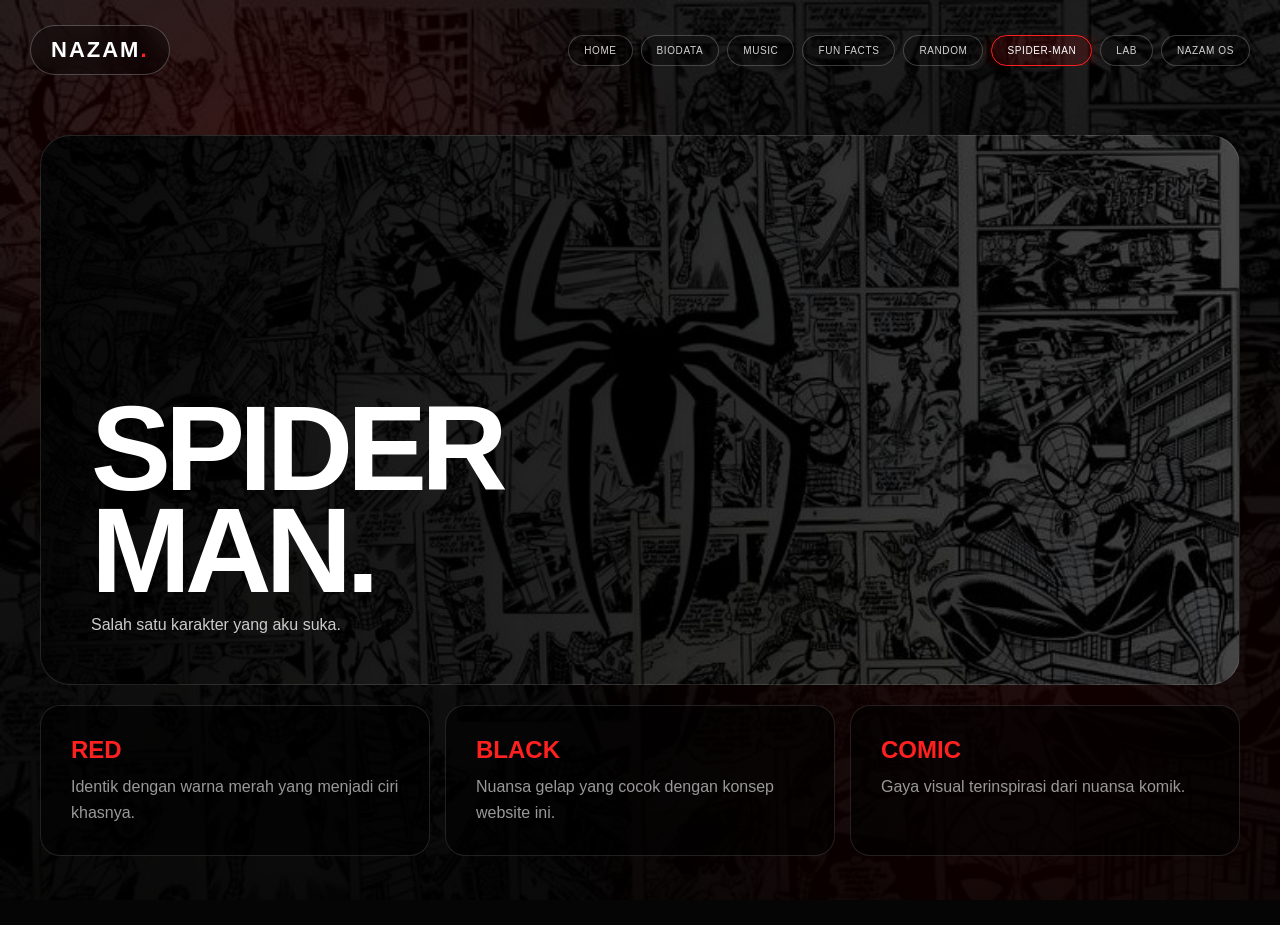
<file: spiderman.html>
<!DOCTYPE html>
<html lang="id">

<head>

    <meta charset="UTF-8">

    <meta
        name="viewport"
        content="width=device-width, initial-scale=1.0"
    >

    <title>NAZAM. | Spider-Man</title>

    <link rel="stylesheet" href="style.css">

    <link rel="stylesheet" href="spiderman.css">

</head>


<body>


<header class="header">

    <div class="logo">
        NAZAM<span>.</span>
    </div>

    <nav class="navbar">

        <a href="index.html">
            HOME
        </a>

        <a href="biodata.html">
            BIODATA
        </a>

        <a href="music.html">
            MUSIC
        </a>

        <a href="funfacts.html">
            FUN FACTS
        </a>

        <a href="random.html">
            RANDOM
        </a>

        <a
            href="spiderman.html"
            class="active"
        >
            SPIDER-MAN
        </a>

        <a href="experiment.html">
            LAB
        </a>
        <a href="os.html">NAZAM OS</a>

    </nav>

</header>


<main class="spiderman-page">


    <section class="spider-hero">

        <div>

            <h1>
                SPIDER<br>
                MAN.
            </h1>

            <p>
                Salah satu karakter yang aku suka.
            </p>

        </div>

    </section>


    <section class="spider-cards">


        <div class="spider-card">

            <h2>
                RED
            </h2>

            <p>
                Identik dengan warna merah
                yang menjadi ciri khasnya.
            </p>

        </div>


        <div class="spider-card">

            <h2>
                BLACK
            </h2>

            <p>
                Nuansa gelap yang cocok
                dengan konsep website ini.
            </p>

        </div>


        <div class="spider-card">

            <h2>
                COMIC
            </h2>

            <p>
                Gaya visual terinspirasi
                dari nuansa komik.
            </p>

        </div>


    </section>


</main>
<div class="jumpscare" id="jumpscare">
    <img src="jumpscare.jpg" alt="Jumpscare">
</div>

<script src="script.js"></script>

</body>
</html>
</file>
<file: style.css>
/* =====================================================
   NAZAM WEBSITE
   GLOBAL CSS
   LAPTOP + TABLET + HP
===================================================== */

* {
    margin: 0;
    padding: 0;
    box-sizing: border-box;
}

html {
    scroll-behavior: smooth;
}

body {
    min-height: 100vh;

    color: white;

    font-family:
        Arial,
        Helvetica,
        sans-serif;

    background: #050505;

    overflow-x: hidden;
    overflow-y: auto;
}


/* =====================================================
   BACKGROUND
===================================================== */

body::before {
    content: "";

    position: fixed;
    inset: 0;

    background:
        linear-gradient(
            rgba(0,0,0,.70),
            rgba(0,0,0,.90)
        ),
        url("./spiderman-bg.jpg");

    background-size: cover;
    background-position: center;

    z-index: -2;
}


body::after {
    content: "";

    position: fixed;
    inset: 0;

    background:
        radial-gradient(
            circle at 20% 20%,
            rgba(255,0,0,.13),
            transparent 35%
        ),
        radial-gradient(
            circle at 80% 80%,
            rgba(255,0,0,.08),
            transparent 40%
        );

    z-index: -1;

    pointer-events: none;
}


/* =====================================================
   HEADER
===================================================== */

.header {

    width: min(
        1320px,
        calc(100% - 60px)
    );

    margin: 25px auto 0;

    display: flex;

    align-items: center;

    justify-content: space-between;

    gap: 20px;

    position: relative;

    z-index: 100;
}


/* LOGO */

.logo {

    flex-shrink: 0;

    color: white;

    font-size: 22px;

    font-weight: 700;

    letter-spacing: 2px;

    padding: 11px 20px;

    border:
        1px solid
        rgba(255,255,255,.25);

    border-radius: 30px;

    background:
        rgba(0,0,0,.35);

    backdrop-filter: blur(10px);
}


.logo span {
    color: #ff2020;
}


/* NAVBAR */

.navbar {

    display: flex;

    align-items: center;

    justify-content: flex-end;

    gap: 8px;

    margin-left: auto;

    overflow-x: auto;

    scrollbar-width: none;
}


.navbar::-webkit-scrollbar {
    display: none;
}


.navbar a {

    flex-shrink: 0;

    color:
        rgba(255,255,255,.82);

    text-decoration: none;

    font-size: 10px;

    letter-spacing: .6px;

    padding: 9px 15px;

    border:
        1px solid
        rgba(255,255,255,.22);

    border-radius: 25px;

    background:
        rgba(0,0,0,.28);

    transition: .25s ease;
}


.navbar a:hover,
.navbar a.active {

    color: white;

    border-color: #ff2020;

    background:
        rgba(255,0,0,.12);

    box-shadow:
        0 0 15px
        rgba(255,0,0,.22);
}


/* =====================================================
   HOME
===================================================== */

.home {

    width: min(
        1200px,
        calc(100% - 60px)
    );

    margin: auto;
}


.home-hero {

    min-height:
        calc(100vh - 100px);

    display: grid;

    grid-template-columns:
        1.1fr .9fr;

    align-items: center;

    gap: 60px;
}


/* TEXT */

.home-text {
    padding-bottom: 20px;
}


.small-text {

    color: #ff2020;

    font-size: 11px;

    font-weight: 700;

    letter-spacing: 3px;

    margin-bottom: 20px;
}


.home-text h1 {

    font-size:
        clamp(60px, 9vw, 125px);

    line-height: .85;

    letter-spacing: -7px;
}


.home-text h1 span {
    color: #ff2020;
}


.home-description {

    max-width: 520px;

    margin-top: 30px;

    color: #aaa;

    line-height: 1.7;

    font-size: 15px;
}


/* BUTTON */

.bio-button {

    display: inline-flex;

    align-items: center;

    gap: 15px;

    margin-top: 30px;

    padding: 13px 22px;

    color: white;

    text-decoration: none;

    font-size: 11px;

    font-weight: 700;

    letter-spacing: 1px;

    border:
        1px solid #ff2020;

    border-radius: 30px;

    background:
        rgba(255,0,0,.08);

    transition: .3s ease;
}


.bio-button span {
    font-size: 18px;
}


.bio-button:hover {

    background: #ff2020;

    box-shadow:
        0 0 25px
        rgba(255,0,0,.35);

    transform:
        translateY(-2px);
}


/* =====================================================
   HOME IMAGE
===================================================== */

.home-image {

    display: flex;

    justify-content: center;
}


.image-frame {

    width: min(
        420px,
        100%
    );

    position: relative;

    padding: 12px;

    border:
        1px solid
        rgba(255,255,255,.2);

    background:
        rgba(0,0,0,.4);

    transform:
        rotate(2deg);

    transition: .4s ease;
}


.image-frame:hover {

    transform:
        rotate(0deg)
        scale(1.02);

    border-color:
        #ff2020;
}


.image-frame img {

    width: 100%;

    aspect-ratio: 4 / 5;

    object-fit: cover;

    display: block;

    filter:
        saturate(.9)
        contrast(1.05);
}


.image-label {

    position: absolute;

    left: 25px;

    bottom: 25px;

    padding: 7px 12px;

    font-size: 9px;

    letter-spacing: 2px;

    background:
        rgba(0,0,0,.75);

    border-left:
        2px solid #ff2020;
}


/* =====================================================
   HOME BOTTOM
===================================================== */

.home-bottom {

    display: grid;

    grid-template-columns:
        repeat(3,1fr);

    gap: 15px;

    padding-bottom: 30px;
}


.home-bottom div {

    padding: 15px 20px;

    border-top:
        1px solid
        rgba(255,255,255,.15);

    color: #aaa;

    font-size: 10px;

    letter-spacing: 1px;
}


.home-bottom span {

    color: #ff2020;

    margin-right: 10px;
}


/* =====================================================
   CARD GLOBAL
===================================================== */

.card {

    background:
        rgba(10,10,10,.68);

    border:
        1px solid
        rgba(255,255,255,.12);

    border-radius: 18px;

    padding: 25px;

    backdrop-filter:
        blur(12px);

    transition: .3s ease;
}


.card:hover {

    border-color:
        rgba(255,30,30,.5);

    transform:
        translateY(-4px);

    box-shadow:
        0 10px 35px
        rgba(0,0,0,.4);
}


/* =====================================================
   IMAGE GLOBAL
===================================================== */

img {

    max-width: 100%;

    height: auto;

    display: block;
}


/* =====================================================
   TABLET
===================================================== */

@media (max-width: 1000px) {

    .header {

        width:
            calc(100% - 40px);

        flex-direction:
            column;

        align-items:
            stretch;

        gap: 15px;
    }


    .logo {

        align-self:
            flex-start;
    }


    .navbar {

        width: 100%;

        justify-content:
            flex-start;

        margin-left: 0;

        padding-bottom: 5px;
    }


    .home {

        width:
            calc(100% - 40px);
    }


    .home-hero {

        gap: 35px;
    }
}


/* =====================================================
   HP
===================================================== */

@media (max-width: 700px) {

    body {
        font-size: 14px;
    }


    .header {

        width:
            calc(100% - 24px);

        margin-top: 15px;

        gap: 12px;
    }


    .logo {

        font-size: 18px;

        padding:
            9px 16px;
    }


    .navbar {

        gap: 6px;

        justify-content:
            flex-start;
    }


    .navbar a {

        font-size: 8px;

        padding:
            8px 11px;

        letter-spacing:
            .4px;
    }


    .home {

        width:
            calc(100% - 24px);
    }


    .home-hero {

        min-height:
            auto;

        display: flex;

        flex-direction:
            column;

        align-items:
            stretch;

        gap: 45px;

        padding:
            65px 0 40px;
    }


    .home-text {
        text-align:
            center;
    }


    .small-text {
        font-size: 9px;

        letter-spacing: 2px;
    }


    .home-text h1 {

        font-size:
            clamp(
                55px,
                18vw,
                90px
            );

        letter-spacing:
            -5px;
    }


    .home-description {

        margin:
            25px auto 0;

        max-width:
            450px;

        font-size:
            13px;
    }


    .bio-button {
        margin-top: 25px;
    }


    .home-image {

        width: 100%;
    }


    .image-frame {

        width:
            min(330px, 90%);

        margin:
            auto;
    }


    .home-bottom {

        grid-template-columns:
            1fr;

        padding-bottom:
            25px;
    }
}


/* =====================================================
   HP KECIL
===================================================== */

@media (max-width: 380px) {

    .header {

        width:
            calc(100% - 18px);
    }


    .home {

        width:
            calc(100% - 18px);
    }


    .logo {

        font-size:
            16px;
    }


    .navbar a {

        font-size:
            7px;

        padding:
            7px 9px;
    }
}
/* =====================================================
   ULTIMATE EASTER EGG
   ===================================================== */

#secretOverlay {

    position: fixed;

    inset: 0;

    z-index: 999999;

    display: flex;

    align-items: center;

    justify-content: center;

    background:
        radial-gradient(
            circle,
            rgba(120,0,0,.25),
            #000 65%
        );

    animation: secretAppear .4s ease forwards;

}


/* CRT SCANLINES */

#secretOverlay::before {

    content: "";

    position: absolute;

    inset: 0;

    pointer-events: none;

    background:
        repeating-linear-gradient(
            0deg,
            rgba(255,255,255,.025) 0px,
            rgba(255,255,255,.025) 1px,
            transparent 1px,
            transparent 4px
        );

}


/* RED FLASH */

#secretOverlay::after {

    content: "";

    position: absolute;

    inset: 0;

    background: #ff0000;

    opacity: 0;

    animation: secretFlash 4s;
}


/* TERMINAL */

.secret-terminal {

    position: relative;

    z-index: 5;

    width: min(650px, calc(100% - 40px));

    padding: 30px;

    border: 1px solid rgba(255,0,0,.5);

    background: rgba(5,0,0,.92);

    box-shadow:
        0 0 30px rgba(255,0,0,.3),
        0 0 100px rgba(255,0,0,.1);

    animation: terminalEnter .8s cubic-bezier(.2,.8,.2,1);
}


/* TOP */

.secret-top {

    display: flex;

    justify-content: space-between;

    padding-bottom: 15px;

    border-bottom: 1px solid rgba(255,0,0,.2);

    color: #ff3030;

    font-family: monospace;

    font-size: 9px;

    letter-spacing: 2px;
}


/* CONTENT */

.secret-content {

    padding: 45px 10px;

    font-family: monospace;

    line-height: 2;

    color: #888;

}


.secret-symbol {

    margin-bottom: 30px;

    color: #ff2020;

    font-size: 70px;

    text-align: center;

    text-shadow:
        0 0 15px #ff2020,
        0 0 50px rgba(255,0,0,.7);

    animation:
        secretPulse 1s infinite,
        secretSpin 4s linear infinite;
}


.secret-line {

    opacity: 0;

    animation: lineAppear .5s forwards;
}


.secret-line:nth-child(2) {
    animation-delay: .7s;
}

.secret-line:nth-child(3) {
    animation-delay: 1.3s;
}

.secret-line:nth-child(4) {
    animation-delay: 1.9s;
}


.secret-warning {

    margin-top: 20px;

    color: #ff2020;

    opacity: 0;

    text-shadow: 0 0 10px #ff2020;

    animation: warningAppear .5s 2.6s forwards;
}


/* LOADING */

.secret-loading {

    height: 3px;

    background: #160000;

    overflow: hidden;
}


.secret-loading i {

    display: block;

    width: 0%;

    height: 100%;

    background: #ff2020;

    box-shadow: 0 0 15px #ff2020;

    animation: secretLoading 4s linear forwards;
}


/* GLITCH */

.secret-glitch {

    animation: screenGlitch .15s infinite;
}


/* ANIMATIONS */

@keyframes secretAppear {

    from {
        opacity: 0;
    }

    to {
        opacity: 1;
    }

}


@keyframes terminalEnter {

    from {
        transform:
            scale(.7)
            translateY(30px);

        filter: blur(15px);

        opacity: 0;
    }

    to {
        transform:
            scale(1)
            translateY(0);

        filter: blur(0);

        opacity: 1;
    }

}


@keyframes secretFlash {

    0%, 10%, 20%, 30%, 100% {
        opacity: 0;
    }

    5%, 15% {
        opacity: .08;
    }

}


@keyframes secretPulse {

    50% {
        transform: scale(1.15);
    }

}


@keyframes secretSpin {

    to {
        transform: rotate(360deg);
    }

}


@keyframes lineAppear {

    to {
        opacity: 1;
    }

}


@keyframes warningAppear {

    to {
        opacity: 1;
    }

}


@keyframes secretLoading {

    to {
        width: 100%;
    }

}


@keyframes screenGlitch {

    0% {
        transform: translate(0);
    }

    25% {
        transform: translate(-2px, 1px);
    }

    50% {
        transform: translate(2px, -1px);
    }

    75% {
        transform: translate(-1px, -2px);
    }

    100% {
        transform: translate(0);
    }

}
/* =====================================================
   NAZAM // ULTIMATE SECRET EVENT
   ===================================================== */

#ultimateSecret {

    position: fixed;

    inset: 0;

    z-index: 9999999;

    overflow: hidden;

    background:
        radial-gradient(
            circle at center,
            #180000 0%,
            #050000 35%,
            #000 75%
        );

    color: white;

    font-family: monospace;

    animation: secretFadeIn .4s ease;
}


/* ===============================
   SCANLINES
   =============================== */

.secret-noise {

    position: absolute;

    inset: 0;

    pointer-events: none;

    opacity: .2;

    background:
        repeating-linear-gradient(
            0deg,
            transparent 0px,
            transparent 3px,
            rgba(255,255,255,.04) 4px
        );

    animation: noiseMove .15s infinite;
}


@keyframes noiseMove {

    0% {
        transform: translateY(0);
    }

    50% {
        transform: translateY(2px);
    }

    100% {
        transform: translateY(0);
    }

}


/* ===============================
   RED SCAN
   =============================== */

.secret-scan {

    position: absolute;

    width: 100%;

    height: 2px;

    top: -10px;

    background: #ff2020;

    box-shadow:
        0 0 10px #ff2020,
        0 0 40px #ff2020,
        0 0 100px rgba(255,0,0,.8);

    animation: scanScreen 2.5s linear infinite;
}


@keyframes scanScreen {

    to {
        top: 110%;
    }

}


/* ===============================
   GRID
   =============================== */

.secret-grid {

    position: absolute;

    inset: -50%;

    opacity: .12;

    background-image:
        linear-gradient(
            rgba(255,0,0,.3) 1px,
            transparent 1px
        ),
        linear-gradient(
            90deg,
            rgba(255,0,0,.3) 1px,
            transparent 1px
        );

    background-size: 60px 60px;

    transform:
        perspective(400px)
        rotateX(60deg);

    animation: gridMove 5s linear infinite;
}


@keyframes gridMove {

    to {
        transform:
            perspective(400px)
            rotateX(60deg)
            translateY(60px);
    }

}


/* ===============================
   TOP BAR
   =============================== */

.secret-top-bar {

    position: absolute;

    top: 25px;

    left: 30px;
    right: 30px;

    display: flex;

    justify-content: space-between;

    color: #ff3030;

    font-size: 9px;

    letter-spacing: 3px;

    opacity: .7;
}


/* ===============================
   CENTER REACTOR
   =============================== */

.secret-center {

    position: absolute;

    top: 50%;
    left: 50%;

    width: 400px;
    height: 400px;

    transform:
        translate(-50%, -50%);

    display: grid;

    place-items: center;
}


.secret-ring {

    position: absolute;

    border-radius: 50%;

    border: 1px solid rgba(255,0,0,.3);
}


.ring-a {

    width: 180px;
    height: 180px;

    border-top-color: #ff2020;

    animation:
        secretSpin 3s linear infinite;
}


.ring-b {

    width: 280px;
    height: 280px;

    border-right-color: #ff2020;

    border-style: dashed;

    animation:
        secretSpinReverse 6s linear infinite;
}


.ring-c {

    width: 370px;
    height: 370px;

    border-color: rgba(255,0,0,.12);

    animation:
        secretSpin 15s linear infinite;
}


.secret-target {

    width: 90px;
    height: 90px;

    border: 1px solid #ff2020;

    border-radius: 50%;

    display: grid;

    place-items: center;

    color: #ff2020;

    font-size: 35px;

    box-shadow:
        0 0 20px rgba(255,0,0,.4),
        inset 0 0 20px rgba(255,0,0,.15);

    animation: targetPulse 1s infinite;
}


@keyframes targetPulse {

    50% {
        transform: scale(1.1);

        box-shadow:
            0 0 40px rgba(255,0,0,.6),
            inset 0 0 30px rgba(255,0,0,.3);
    }

}


@keyframes secretSpin {

    to {
        transform: rotate(360deg);
    }

}


@keyframes secretSpinReverse {

    to {
        transform: rotate(-360deg);
    }

}


/* ===============================
   MESSAGE
   =============================== */

.secret-message {

    position: absolute;

    top: 20%;

    left: 0;
    right: 0;

    text-align: center;

    z-index: 5;
}


#secretAccess {

    color: #ff2020;

    font-size: clamp(30px, 6vw, 70px);

    font-weight: 900;

    letter-spacing: 8px;

    text-shadow:
        0 0 10px #ff2020,
        0 0 40px rgba(255,0,0,.5);

    animation: accessFlicker .7s infinite;
}


#secretAccess.granted {

    color: #fff;

    text-shadow:
        0 0 10px #fff,
        0 0 30px #ff2020,
        0 0 70px #ff2020;

    animation:
        accessGranted .8s ease;
}


.secret-message small {

    display: block;

    margin-top: 15px;

    color: #555;

    font-size: 9px;

    letter-spacing: 4px;
}


@keyframes accessFlicker {

    0%, 100% {
        opacity: 1;
    }

    45% {
        opacity: .4;
    }

    50% {
        opacity: 1;
    }

}


@keyframes accessGranted {

    0% {
        transform: scale(.5);
        opacity: 0;
        filter: blur(15px);
    }

    100% {
        transform: scale(1);
        opacity: 1;
        filter: blur(0);
    }

}


/* ===============================
   TERMINAL
   =============================== */

.secret-terminal {

    position: absolute;

    bottom: 35px;

    left: 35px;

    width: 330px;

    padding: 15px;

    border-left: 1px solid #ff2020;

    background: rgba(0,0,0,.5);

    color: #555;

    font-size: 8px;

    line-height: 1.9;
}


.terminal-title {

    color: #ff2020;

    margin-bottom: 8px;

    letter-spacing: 2px;
}


/* ===============================
   NAZAM
   =============================== */

.secret-name {

    position: absolute;

    right: 35px;

    bottom: 35px;

    color: white;

    font-size: 30px;

    font-weight: 900;

    letter-spacing: 5px;

    opacity: 0;

    transform: translateX(40px);

    transition: 1s ease;

}


.secret-name span {

    color: #ff2020;
}


.secret-name.show {

    opacity: 1;

    transform: translateX(0);

    text-shadow:
        0 0 15px rgba(255,0,0,.5);
}


/* ===============================
   COUNTDOWN
   =============================== */

.secret-count {

    position: absolute;

    left: 50%;

    bottom: 12%;

    transform: translateX(-50%);

    color: #ff2020;

    font-size: 14px;

    letter-spacing: 8px;

    text-shadow:
        0 0 15px #ff2020;
}


/* ===============================
   PROGRESS
   =============================== */

.secret-progress {

    position: absolute;

    bottom: 0;

    left: 0;

    width: 100%;

    height: 3px;

    background: #160000;
}


.secret-progress i {

    display: block;

    width: 0%;

    height: 100%;

    background: #ff2020;

    box-shadow:
        0 0 15px #ff2020;

    animation:
        secretProgress 8s linear forwards;
}


@keyframes secretProgress {

    to {
        width: 100%;
    }

}


/* ===============================
   FINAL GLITCH
   =============================== */

#ultimateSecret.final-glitch {

    animation:
        finalShake .08s infinite;
}


#ultimateSecret.final-glitch::after {

    content: "";

    position: absolute;

    inset: 0;

    background: white;

    opacity: 0;

    animation: finalFlash .5s;
}


@keyframes finalShake {

    0% {
        transform: translate(0);
    }

    25% {
        transform: translate(-8px, 3px);
    }

    50% {
        transform: translate(8px, -3px);
    }

    75% {
        transform: translate(-4px, -2px);
    }

    100% {
        transform: translate(0);
    }

}


@keyframes finalFlash {

    0% {
        opacity: 0;
    }

    30% {
        opacity: .8;
    }

    100% {
        opacity: 0;
    }

}


/* ===============================
   MOBILE
   =============================== */

@media (max-width: 700px) {

    .secret-center {

        width: 280px;
        height: 280px;
    }

    .ring-a {

        width: 130px;
        height: 130px;
    }

    .ring-b {

        width: 200px;
        height: 200px;
    }

    .ring-c {

        width: 270px;
        height: 270px;
    }

    .secret-terminal {

        left: 20px;
        bottom: 25px;

        width: calc(100% - 40px);

        font-size: 7px;
    }

    .secret-name {

        right: 20px;
        bottom: 150px;

        font-size: 22px;
    }

    .secret-top-bar {

        left: 15px;
        right: 15px;

        font-size: 7px;
    }

    #secretAccess {

        font-size: 30px;

        letter-spacing: 4px;
    }

}
/* =====================================================
   NAZAM // SECRET DIMENSION
   ===================================================== */

#secretDimension {

    position: fixed;

    inset: 0;

    z-index: 99999999;

    overflow: hidden;

    background:
        radial-gradient(
            circle at center,
            #180000 0%,
            #050000 28%,
            #000 70%
        );

    color: white;

    font-family: monospace;

    animation:
        dimensionAppear .8s ease;
}


/* =====================================================
   STARS
   ===================================================== */

.dimension-stars {

    position: absolute;

    inset: 0;

    background-image:

        radial-gradient(
            1px 1px,
            rgba(255,255,255,.7),
            transparent
        ),

        radial-gradient(
            1px 1px,
            rgba(255,0,0,.6),
            transparent
        );

    background-size:
        90px 90px,
        140px 140px;

    animation:
        starsMove 20s linear infinite;

    opacity: .5;
}


@keyframes starsMove {

    from {
        transform: scale(1);
    }

    to {
        transform: scale(1.2);
    }

}


/* =====================================================
   NOISE
   ===================================================== */

.dimension-noise {

    position: absolute;

    inset: 0;

    pointer-events: none;

    opacity: .15;

    background:
        repeating-linear-gradient(
            0deg,
            transparent 0px,
            transparent 3px,
            rgba(255,255,255,.05) 4px
        );

    animation:
        dimensionNoise .1s infinite;
}


@keyframes dimensionNoise {

    0% {
        transform: translateY(0);
    }

    50% {
        transform: translateY(2px);
    }

    100% {
        transform: translateY(0);
    }

}


/* =====================================================
   VIGNETTE
   ===================================================== */

.dimension-vignette {

    position: absolute;

    inset: 0;

    pointer-events: none;

    background:
        radial-gradient(
            circle,
            transparent 20%,
            rgba(0,0,0,.8) 100%
        );
}


/* =====================================================
   PORTAL
   ===================================================== */

.dimension-portal {

    position: absolute;

    top: 50%;
    left: 50%;

    width: 420px;
    height: 420px;

    transform:
        translate(-50%, -50%);

    display: grid;

    place-items: center;

    transition:
        transform 1.2s cubic-bezier(.2,.8,.1,1);
}


.portal-ring {

    position: absolute;

    border-radius: 50%;

    border: 1px solid rgba(255,0,0,.25);

    transition:
        .8s ease;
}


.portal-ring-1 {

    width: 150px;
    height: 150px;

    border-top-color:
        #ff2020;

    animation:
        portalSpin 3s linear infinite;
}


.portal-ring-2 {

    width: 260px;
    height: 260px;

    border-right-color:
        #ff2020;

    border-style: dashed;

    animation:
        portalSpinReverse 6s linear infinite;
}


.portal-ring-3 {

    width: 390px;
    height: 390px;

    border-color:
        rgba(255,0,0,.1);

    animation:
        portalSpin 15s linear infinite;
}


.portal-core {

    width: 80px;
    height: 80px;

    border-radius: 50%;

    display: grid;

    place-items: center;

    background:
        radial-gradient(
            circle,
            #ff5555,
            #500000 45%,
            #000 75%
        );

    border:
        1px solid #ff2020;

    color: white;

    font-size: 30px;

    box-shadow:

        0 0 20px #ff2020,

        0 0 60px
        rgba(255,0,0,.6),

        0 0 130px
        rgba(255,0,0,.25);

    animation:
        portalPulse 1.5s infinite;

    z-index: 5;
}


@keyframes portalSpin {

    to {
        transform:
            rotate(360deg);
    }

}


@keyframes portalSpinReverse {

    to {
        transform:
            rotate(-360deg);
    }

}


@keyframes portalPulse {

    50% {

        transform:
            scale(1.2);

        box-shadow:

            0 0 40px #ff2020,

            0 0 100px
            rgba(255,0,0,.8),

            0 0 160px
            rgba(255,0,0,.4);
    }

}


/* =====================================================
   PORTAL POWER
   ===================================================== */

.dimension-portal.portal-power {

    transform:
        translate(-50%, -50%)
        scale(1.2);
}


.dimension-portal.portal-power
.portal-ring {

    border-color:
        rgba(255,0,0,.8);

    box-shadow:
        0 0 20px rgba(255,0,0,.5);
}


/* =====================================================
   PORTAL OPEN
   ===================================================== */

.dimension-portal.portal-open {

    transform:
        translate(-50%, -50%)
        scale(8);

    filter:
        blur(2px);
}


.dimension-portal.portal-open
.portal-core {

    box-shadow:

        0 0 50px white,

        0 0 150px #ff2020,

        0 0 300px #ff2020;
}


/* =====================================================
   STATUS
   ===================================================== */

.dimension-status {

    position: absolute;

    top: 35px;

    left: 50%;

    transform:
        translateX(-50%);

    color: #ff2020;

    font-size: 9px;

    letter-spacing: 5px;

    white-space: nowrap;

    opacity: .7;
}


/* =====================================================
   MAIN MESSAGE
   ===================================================== */

.dimension-message {

    position: absolute;

    top: 18%;

    left: 0;
    right: 0;

    text-align: center;

    z-index: 10;
}


#dimensionText {

    font-size:
        clamp(25px, 5vw, 65px);

    font-weight: 900;

    letter-spacing: 5px;

    color: #555;

    transition:
        1s ease;
}


#dimensionText.dimension-reveal {

    color: white;

    text-shadow:

        0 0 10px white,

        0 0 30px #ff2020,

        0 0 80px rgba(255,0,0,.7);
}


.dimension-message small {

    display: block;

    margin-top: 18px;

    color: #555;

    font-size: 8px;

    letter-spacing: 4px;
}


/* =====================================================
   TERMINAL
   ===================================================== */

.dimension-terminal {

    position: absolute;

    left: 30px;

    bottom: 30px;

    width: 360px;

    padding: 18px;

    border-left:
        1px solid #ff2020;

    background:
        rgba(0,0,0,.55);

    color: #555;

    font-size: 8px;

    line-height: 1.9;

    z-index: 20;
}


.dimension-terminal-title {

    color: #ff2020;

    margin-bottom: 10px;

    letter-spacing: 3px;
}


/* =====================================================
   SECRET ID
   ===================================================== */

.dimension-id {

    position: absolute;

    right: 30px;

    bottom: 30px;

    color: #333;

    font-size: 9px;

    letter-spacing: 4px;
}


/* =====================================================
   SCAN LINE
   ===================================================== */

.dimension-scan-line {

    position: absolute;

    left: 0;

    width: 100%;

    height: 1px;

    background: #ff2020;

    box-shadow:
        0 0 20px #ff2020;

    animation:
        dimensionScan 3s linear infinite;

    opacity: .5;
}


@keyframes dimensionScan {

    from {
        top: -5%;
    }

    to {
        top: 105%;
    }

}


/* =====================================================
   FINAL
   ===================================================== */

#dimensionFinal {

    position: absolute;

    inset: 0;

    display: grid;

    place-items: center;

    z-index: 50;

    pointer-events: none;

    opacity: 0;

    transform:
        scale(.5);

    transition:
        1s ease;
}


#dimensionFinal strong {

    font-size:
        clamp(25px, 5vw, 70px);

    letter-spacing: 6px;

    color: white;

    text-shadow:

        0 0 15px white,

        0 0 40px #ff2020,

        0 0 100px #ff2020;
}


#dimensionFinal.show {

    opacity: 1;

    transform:
        scale(1);
}


/* =====================================================
   COLLAPSE
   ===================================================== */

#secretDimension.dimension-collapse {

    animation:
        dimensionCollapse .9s
        cubic-bezier(.8,0,.9,.2)
        forwards;
}


@keyframes dimensionCollapse {

    0% {
        transform: scale(1);
        opacity: 1;
    }

    60% {
        transform: scale(1.05);
        opacity: 1;
    }

    100% {
        transform: scale(0);
        opacity: 0;
    }

}


@keyframes dimensionAppear {

    from {
        opacity: 0;
    }

    to {
        opacity: 1;
    }

}


/* =====================================================
   MOBILE
   ===================================================== */

@media (max-width: 700px) {

    .dimension-portal {

        width: 300px;
        height: 300px;
    }


    .portal-ring-1 {

        width: 110px;
        height: 110px;
    }


    .portal-ring-2 {

        width: 190px;
        height: 190px;
    }


    .portal-ring-3 {

        width: 280px;
        height: 280px;
    }


    .dimension-terminal {

        left: 15px;
        bottom: 20px;

        width:
            calc(100% - 30px);

        font-size: 7px;
    }


    .dimension-id {

        display: none;
    }


    .dimension-status {

        font-size: 7px;

        letter-spacing: 3px;
    }


    #dimensionText {

        font-size: 30px;

        letter-spacing: 3px;
    }

}
/* =========================================================
   NAZAM // CLASSIFIED ARCHIVE
   ========================================================= */

#classifiedArchive {

    position: fixed;
    inset: 0;

    z-index: 99999999;

    overflow: hidden;

    background:
        radial-gradient(
            circle at center,
            #170000 0%,
            #050000 40%,
            #000 100%
        );

    color: white;

    font-family: monospace;

    animation:
        archiveAppear .5s ease;

}


/* =========================================================
   BACKGROUND
   ========================================================= */

.archive-noise {

    position: absolute;
    inset: 0;

    pointer-events: none;

    opacity: .15;

    background:
        repeating-linear-gradient(
            0deg,
            transparent 0px,
            transparent 3px,
            rgba(255,255,255,.05) 4px
        );

    animation:
        archiveNoise .1s infinite;

}


.archive-grid {

    position: absolute;
    inset: -50%;

    opacity: .08;

    background-image:
        linear-gradient(
            rgba(255,0,0,.4) 1px,
            transparent 1px
        ),
        linear-gradient(
            90deg,
            rgba(255,0,0,.4) 1px,
            transparent 1px
        );

    background-size: 70px 70px;

    transform:
        perspective(500px)
        rotateX(60deg);

    animation:
        archiveGrid 8s linear infinite;

}


.archive-scan {

    position: absolute;

    width: 100%;
    height: 2px;

    top: -10px;

    background: #ff2020;

    box-shadow:
        0 0 10px #ff2020,
        0 0 40px #ff2020;

    animation:
        archiveScan 3s linear infinite;

    z-index: 50;

}


@keyframes archiveScan {

    to {
        top: 110%;
    }

}


@keyframes archiveNoise {

    50% {
        transform:
            translateY(2px);
    }

}


@keyframes archiveGrid {

    to {
        transform:
            perspective(500px)
            rotateX(60deg)
            translateY(70px);
    }

}


/* =========================================================
   TOP BAR
   ========================================================= */

.archive-top {

    position: absolute;

    top: 25px;
    left: 30px;
    right: 30px;

    display: flex;

    justify-content:
        space-between;

    color: #ff2020;

    font-size: 9px;

    letter-spacing: 3px;

    opacity: .7;

    z-index: 100;

}


.archive-id {

    position: absolute;

    right: 30px;
    bottom: 20px;

    color: #333;

    font-size: 8px;

    letter-spacing: 3px;

}


/* =========================================================
   STAGES
   ========================================================= */

.archive-stage {

    position: absolute;

    inset: 0;

    display: grid;

    place-items: center;

    opacity: 0;

    pointer-events: none;

    transform:
        scale(.85);

    transition:
        opacity .8s ease,
        transform .8s ease;

    z-index: 10;

}


.archive-stage.active {

    opacity: 1;

    pointer-events: auto;

    transform:
        scale(1);

}


/* =========================================================
   BREACH
   ========================================================= */

.stage-breach {

    text-align: center;

}


.warning-symbol {

    width: 90px;
    height: 90px;

    margin:
        0 auto 30px;

    display: grid;

    place-items: center;

    border:
        2px solid #ff2020;

    color: #ff2020;

    font-size: 55px;

    transform:
        rotate(45deg);

    box-shadow:
        0 0 40px
        rgba(255,0,0,.5);

    animation:
        warningPulse .6s infinite;

}


.warning-symbol::first-letter {
    transform:
        rotate(-45deg);
}


.stage-breach h1 {

    color: #ff2020;

    font-size:
        clamp(28px,5vw,65px);

    letter-spacing: 7px;

    text-shadow:
        0 0 20px #ff2020;

}


.stage-breach p {

    color: #888;

    letter-spacing: 5px;

}


.stage-breach small {

    color: #444;

    letter-spacing: 3px;

}


@keyframes warningPulse {

    50% {

        box-shadow:
            0 0 80px
            rgba(255,0,0,.9);

        transform:
            rotate(45deg)
            scale(1.08);

    }

}


/* =========================================================
   SCANNER
   ========================================================= */

.scanner-circle {

    width: 260px;
    height: 260px;

    border:
        1px solid
        rgba(255,0,0,.4);

    border-radius: 50%;

    display: grid;

    place-items: center;

    position: relative;

    box-shadow:
        0 0 80px
        rgba(255,0,0,.15);

}


.scanner-circle::before,
.scanner-circle::after {

    content: "";

    position: absolute;

    border-radius: 50%;

    border:
        1px dashed
        rgba(255,0,0,.25);

}


.scanner-circle::before {

    inset: 30px;

}


.scanner-circle::after {

    inset: 70px;

}


.scanner-circle span {

    color: #ff2020;

    font-size: 12px;

    letter-spacing: 5px;

}


.scanner-line {

    position: absolute;

    width: 100%;
    height: 1px;

    background: #ff2020;

    box-shadow:
        0 0 15px #ff2020;

    animation:
        scannerRotate 2s linear infinite;

}


@keyframes scannerRotate {

    from {
        transform:
            rotate(0deg);
    }

    to {
        transform:
            rotate(360deg);
    }

}


.scan-text {

    position: absolute;

    margin-top: 360px;

    color: #555;

    font-size: 9px;

    line-height: 2;

}


/* =========================================================
   IDENTITY
   ========================================================= */

.identity-box {

    width: 420px;

    padding: 30px;

    border:
        1px solid
        rgba(255,0,0,.35);

    background:
        rgba(10,0,0,.75);

    box-shadow:
        0 0 60px
        rgba(255,0,0,.12);

}


.identity-header {

    color: #ff2020;

    font-size: 9px;

    letter-spacing: 4px;

    padding-bottom: 15px;

    border-bottom:
        1px solid
        rgba(255,0,0,.2);

}


.identity-name {

    font-size: 30px;

    font-weight: 900;

    letter-spacing: 4px;

    margin: 25px 0;

}


.identity-row {

    display: flex;

    justify-content:
        space-between;

    padding: 10px 0;

    color: #555;

    border-bottom:
        1px solid
        rgba(255,255,255,.04);

}


.identity-row b {

    color: #ff2020;

}


/* =========================================================
   DIGITAL CLONE
   ========================================================= */

.clone-container {

    width: 360px;
    height: 420px;

    position: relative;

    display: grid;

    place-items: center;

}


.clone-ring {

    position: absolute;

    border-radius: 50%;

    border:
        1px solid
        rgba(255,0,0,.35);

}


.clone-ring-a {

    width: 330px;
    height: 330px;

    animation:
        archiveSpin 5s linear infinite;

}


.clone-ring-b {

    width: 250px;
    height: 250px;

    border-style: dashed;

    animation:
        archiveSpinReverse 7s linear infinite;

}


.clone-body {

    position: relative;

    width: 180px;
    height: 320px;

    filter:
        drop-shadow(
            0 0 25px #ff2020
        );

}


.clone-head {

    width: 90px;
    height: 110px;

    margin: auto;

    border:
        2px solid #ff2020;

    border-radius:
        50% 50% 45% 45%;

    background:
        linear-gradient(
            90deg,
            transparent,
            rgba(255,0,0,.2),
            transparent
        );

}


.clone-neck {

    width: 40px;
    height: 25px;

    margin: auto;

    border-left:
        2px solid #ff2020;

    border-right:
        2px solid #ff2020;

}


.clone-chest {

    width: 150px;
    height: 150px;

    margin: auto;

    border:
        2px solid #ff2020;

    clip-path:
        polygon(
            15% 0,
            85% 0,
            100% 100%,
            0 100%
        );

    display: grid;

    place-items: center;

    color: #ff2020;

    font-size: 50px;

    text-shadow:
        0 0 20px #ff2020;

}


.clone-arm {

    position: absolute;

    top: 130px;

    width: 25px;
    height: 150px;

    border:
        2px solid #ff2020;

}


.clone-arm.left {

    left: 0;

    transform:
        rotate(10deg);

}


.clone-arm.right {

    right: 0;

    transform:
        rotate(-10deg);

}


.clone-scan {

    position: absolute;

    left: 0;
    right: 0;

    height: 3px;

    background: #ff2020;

    box-shadow:
        0 0 20px #ff2020;

    animation:
        cloneScan 2s linear infinite;

}


@keyframes cloneScan {

    from {
        top: 5%;
    }

    to {
        top: 95%;
    }

}


.clone-status {

    position: absolute;

    margin-top: 500px;

    width: 300px;

    text-align: center;

    color: #666;

    font-size: 9px;

    letter-spacing: 3px;

}


.clone-progress {

    width: 100%;

    height: 3px;

    margin: 15px 0;

    background: #190000;

}


.clone-progress i {

    display: block;

    width: 0%;

    height: 100%;

    background: #ff2020;

    box-shadow:
        0 0 15px #ff2020;

    animation:
        cloneProgress 4s linear forwards;

}


@keyframes cloneProgress {

    to {
        width: 100%;
    }

}


@keyframes archiveSpin {

    to {
        transform:
            rotate(360deg);
    }

}


@keyframes archiveSpinReverse {

    to {
        transform:
            rotate(-360deg);
    }

}


/* =========================================================
   MESSAGE
   ========================================================= */

.classified-message {

    text-align: center;

}


.classified-message h2 {

    font-size:
        clamp(30px,6vw,70px);

    line-height: 1.1;

    letter-spacing: 5px;

    text-shadow:
        0 0 20px #ff2020,
        0 0 70px
        rgba(255,0,0,.5);

}


.classified-message p {

    color: #555;

    margin-top: 30px;

}


.red-line {

    display: block;

    width: 80px;
    height: 2px;

    margin: 0 auto 30px;

    background: #ff2020;

    box-shadow:
        0 0 20px #ff2020;

}


/* =========================================================
   ARCHIVE FILES
   ========================================================= */

.stage-files {

    display: block;

    padding: 100px 7%;

    overflow-y: auto;

}


.archive-title {

    color: #ff2020;

    font-size: 28px;

    font-weight: 900;

    letter-spacing: 5px;

    margin-bottom: 30px;

}


.archive-title span {

    display: block;

    color: #444;

    font-size: 8px;

    margin-top: 10px;

    letter-spacing: 3px;

}


.archive-file-box {

    width: min(500px,100%);

    padding: 20px;

    border:
        1px solid
        rgba(255,0,0,.25);

    background:
        rgba(255,0,0,.03);

}


.file-row {

    display: flex;

    justify-content:
        space-between;

    padding: 10px 0;

    border-bottom:
        1px solid
        rgba(255,255,255,.05);

    color: #555;

    font-size: 9px;

}


.file-row b {

    color: white;

}


.archive-files {

    display: grid;

    grid-template-columns:
        repeat(4,1fr);

    gap: 12px;

    margin-top: 30px;

}


.archive-card {

    min-height: 90px;

    padding: 15px;

    border:
        1px solid
        rgba(255,0,0,.15);

    background:
        rgba(255,255,255,.02);

    color: #777;

    transform:
        translateY(30px);

    opacity: 0;

    transition:
        .6s ease;

}


.archive-card.loaded {

    transform:
        translateY(0);

    opacity: 1;

}


.archive-card:hover {

    border-color:
        #ff2020;

    color: white;

    box-shadow:
        0 0 25px
        rgba(255,0,0,.2);

}


.archive-card span {

    display: block;

    color: #ff2020;

    font-size: 8px;

    margin-bottom: 15px;

}


/* =========================================================
   FINAL
   ========================================================= */

.final-terminal {

    width: 450px;

    max-width: 90%;

    padding: 25px;

    border-left:
        2px solid #ff2020;

    background:
        rgba(0,0,0,.5);

    color: #555;

    line-height: 2;

}


.final-terminal strong {

    display: block;

    margin: 20px 0;

    color: #ff2020;

    font-size: 18px;

    text-shadow:
        0 0 15px #ff2020;

}


.enter-archive {

    margin-top: 40px;

    padding: 16px 35px;

    border:
        1px solid #ff2020;

    background:
        rgba(255,0,0,.08);

    color: white;

    font-family: monospace;

    font-size: 10px;

    letter-spacing: 3px;

    cursor: pointer;

    transition: .3s ease;

}


.enter-archive span {

    margin-left: 20px;

    color: #ff2020;

}


.enter-archive:hover {

    background: #ff2020;

    color: white;

    box-shadow:
        0 0 40px
        rgba(255,0,0,.6);

    transform:
        scale(1.05);

}


/* =========================================================
   EXIT
   ========================================================= */

#classifiedArchive.archive-exit {

    animation:
        archiveExit 1s
        cubic-bezier(.8,0,.9,.2)
        forwards;

}


@keyframes archiveExit {

    0% {
        opacity: 1;
        transform: scale(1);
    }

    50% {
        opacity: 1;
        transform: scale(1.05);
    }

    100% {
        opacity: 0;
        transform: scale(0);
    }

}


@keyframes archiveAppear {

    from {
        opacity: 0;
        transform: scale(1.05);
    }

    to {
        opacity: 1;
        transform: scale(1);
    }

}


/* =========================================================
   MOBILE
   ========================================================= */

@media (max-width: 700px) {

    .archive-top {

        left: 15px;
        right: 15px;

        font-size: 7px;

    }


    .identity-box {

        width:
            calc(100% - 40px);

        padding: 20px;

    }


    .identity-name {

        font-size: 23px;

    }


    .clone-container {

        transform:
            scale(.75);

    }


    .clone-status {

        margin-top: 430px;

    }


    .archive-files {

        grid-template-columns:
            repeat(2,1fr);

    }


    .stage-files {

        padding:
            80px 20px;

    }


    .archive-title {

        font-size: 20px;

    }


    .classified-message h2 {

        font-size: 28px;

    }


    .archive-id {

        display: none;

    }

}
/* =========================================
   PIXEL SPIDER-MAN
========================================= */

.pixel-spider-wrap {
    position: absolute;
    top: 0;
    left: 50%;

    width: 160px;
    height: 360px;

    transform: translateX(-50%);

    z-index: 20;
    pointer-events: none;

    animation: pixelSpiderDrop 5s ease-in-out infinite;
}


/* JARING */

.pixel-web {
    position: absolute;

    top: 0;
    left: 50%;

    width: 4px;
    height: 105px;

    transform: translateX(-50%);

    background: #fff;

    box-shadow:
        0 0 4px #fff,
        0 0 10px rgba(255,255,255,.9);
}


/* AREA PIXEL */

.pixel-spider {
    position: absolute;

    top: 95px;
    left: 50%;

    width: 120px;
    height: 220px;

    transform: translateX(-50%);

    display: grid;

    grid-template-columns: repeat(15, 8px);
    grid-template-rows: repeat(27, 8px);
}


/* SETIAP PIXEL */

.spider-pixel {
    width: 8px;
    height: 8px;
}


/* WARNA */

.pixel-red {
    background: #ed1b2f;
}

.pixel-blue {
    background: #1677bd;
}

.pixel-black {
    background: #080808;
}

.pixel-white {
    background: #fff;
}


/* ANIMASI */

@keyframes pixelSpiderDrop {

    0% {
        transform:
            translateX(-50%)
            translateY(-250px);

        opacity: 0;
    }

    12% {
        opacity: 1;
    }

    35% {
        transform:
            translateX(-50%)
            translateY(0);
    }

    50% {
        transform:
            translateX(-50%)
            translateY(8px);
    }

    65% {
        transform:
            translateX(-50%)
            translateY(0);
    }

    85% {
        opacity: 1;
    }

    100% {
        transform:
            translateX(-50%)
            translateY(-250px);

        opacity: 0;
    }
}


/* HP */

@media (max-width: 600px) {

    .pixel-spider-wrap {
        transform:
            translateX(-50%)
            scale(.72);

        transform-origin: top center;
    }

    @keyframes pixelSpiderDrop {

        0% {
            transform:
                translateX(-50%)
                translateY(-210px)
                scale(.72);

            opacity: 0;
        }

        12% {
            opacity: 1;
        }

        35% {
            transform:
                translateX(-50%)
                translateY(0)
                scale(.72);
        }

        50% {
            transform:
                translateX(-50%)
                translateY(7px)
                scale(.72);
        }

        65% {
            transform:
                translateX(-50%)
                translateY(0)
                scale(.72);
        }

        100% {
            transform:
                translateX(-50%)
                translateY(-210px)
                scale(.72);

            opacity: 0;
        }
    }
}
/* =================================
   PIXEL SPIDER-MAN LOBBY
================================= */

.pixel-spiderman {
    position: absolute;

    top: 0;
    left: 50%;

    width: 180px;
    height: 380px;

    transform: translateX(-50%);

    z-index: 20;
    pointer-events: none;

    animation: spiderDrop 5s ease-in-out infinite;
}


/* JARING */

.pixel-web {
    position: absolute;

    top: 0;
    left: 50%;

    width: 4px;
    height: 105px;

    transform: translateX(-50%);

    background: white;

    box-shadow:
        0 0 5px white,
        0 0 12px white;
}


/* KARAKTER */

.spiderman-character {
    position: absolute;

    top: 80px;
    left: 50%;

    width: 150px;
    height: auto;

    transform:
        translateX(-50%);

    image-rendering: pixelated;

    filter:
        drop-shadow(0 0 3px rgba(0,0,0,.9))
        drop-shadow(0 0 8px rgba(255,0,0,.25));
}


/* ANIMASI TURUN */

@keyframes spiderDrop {

    0% {
        transform:
            translateX(-50%)
            translateY(-250px);

        opacity: 0;
    }

    12% {
        opacity: 1;
    }

    35% {
        transform:
            translateX(-50%)
            translateY(0);
    }

    50% {
        transform:
            translateX(-50%)
            translateY(8px);
    }

    65% {
        transform:
            translateX(-50%)
            translateY(0);
    }

    85% {
        opacity: 1;
    }

    100% {
        transform:
            translateX(-50%)
            translateY(-250px);

        opacity: 0;
    }
}


/* HP */

@media (max-width: 600px) {

    .pixel-spiderman {
        width: 150px;

        transform:
            translateX(-50%)
            scale(.75);

        transform-origin: top center;
    }

    .spiderman-character {
        width: 140px;
    }

    @keyframes spiderDrop {

        0% {
            transform:
                translateX(-50%)
                translateY(-210px)
                scale(.75);

            opacity: 0;
        }

        12% {
            opacity: 1;
        }

        35% {
            transform:
                translateX(-50%)
                translateY(0)
                scale(.75);
        }

        50% {
            transform:
                translateX(-50%)
                translateY(7px)
                scale(.75);
        }

        65% {
            transform:
                translateX(-50%)
                translateY(0)
                scale(.75);
        }

        100% {
            transform:
                translateX(-50%)
                translateY(-210px)
                scale(.75);

            opacity: 0;
        }
    }
}
.jumpscare {
    position: fixed;
    inset: 0;
    width: 100%;
    height: 100%;

    background:
        linear-gradient(
            90deg,
            rgba(0, 0, 0, .9),
            rgba(0, 0, 0, .35)
        ),
        url("./spiderman-bg.jpg");

    background-size: cover;
    background-position: center;

    display: flex;
    align-items: center;
    justify-content: center;

    opacity: 0;
    visibility: hidden;

    z-index: 999999;
}

.jumpscare.show {
    opacity: 1;
    visibility: visible;
}

.jumpscare img {
    width: 90vw;
    height: 90vh;
    object-fit: contain;
    display: block;
}
</file>
<file: biodata.css>
/* =====================================================
   BIODATA
===================================================== */

.biodata-page {

    width:
        min(1200px, calc(100% - 60px));

    margin:
        70px auto;
}


.biodata-title h1 {

    font-size:
        clamp(45px, 8vw, 90px);

    letter-spacing:
        -5px;
}


.biodata-title p {

    color:
        #aaa;

    margin-top:
        10px;
}


/* TABS */

.tabs {

    display:
        flex;

    gap:
        8px;

    overflow-x:
        auto;

    margin-top:
        35px;

    padding-bottom:
        8px;

    scrollbar-width:
        none;
}


.tabs::-webkit-scrollbar {
    display: none;
}


.tab {

    flex-shrink:
        0;

    color:
        #aaa;

    background:
        rgba(0,0,0,.45);

    border:
        1px solid
        rgba(255,255,255,.15);

    border-radius:
        25px;

    padding:
        10px 16px;

    font-size:
        10px;

    letter-spacing:
        .5px;

    cursor:
        pointer;

    transition:
        .3s;
}


.tab span {

    color:
        #ff2020;

    margin-right:
        5px;
}


.tab:hover,
.tab.active {

    color:
        white;

    border-color:
        #ff2020;

    box-shadow:
        0 0 12px
        rgba(255,0,0,.15);
}


/* CONTENT */

.content {

    display:
        none;

    margin-top:
        30px;
}


.content.active {

    display:
        block;

    animation:
        fadeIn .35s ease;
}


@keyframes fadeIn {

    from {

        opacity:
            0;

        transform:
            translateY(10px);
    }

    to {

        opacity:
            1;

        transform:
            translateY(0);
    }
}


/* PROFILE */

.profile {

    display:
        flex;

    align-items:
        center;

    gap:
        50px;

    padding:
        35px;

    border:
        1px solid
        rgba(255,255,255,.12);

    border-radius:
        25px;

    background:
        rgba(0,0,0,.55);

    backdrop-filter:
        blur(12px);
}


.profile img {

    width:
        280px;

    aspect-ratio:
        1 / 1;

    object-fit:
        cover;

    border-radius:
        20px;

    border:
        1px solid
        rgba(255,255,255,.2);
}


.profile-info {
    flex: 1;
}


.profile-info h2 {

    font-size:
        clamp(30px, 5vw, 50px);

    margin-bottom:
        20px;
}


.bio-row {

    display:
        flex;

    gap:
        20px;

    padding:
        12px 0;

    border-bottom:
        1px solid
        rgba(255,255,255,.08);
}


.bio-row strong {

    width:
        140px;

    flex-shrink:
        0;

    color:
        #ff3030;

    font-size:
        11px;
}


.bio-row span {

    color:
        #ddd;

    font-size:
        13px;
}


/* INFO LIST */

.info-list {

    display:
        grid;

    gap:
        12px;
}


.info-item {

    display:
        flex;

    gap:
        20px;

    align-items:
        center;

    padding:
        22px;

    background:
        rgba(0,0,0,.55);

    border:
        1px solid
        rgba(255,255,255,.1);

    border-radius:
        15px;
}


.info-item > span {

    color:
        #ff2020;

    font-size:
        12px;
}


.info-item h3 {
    font-size:
        18px;
}


.info-item p {

    color:
        #888;

    margin-top:
        5px;
}


/* GRID */

.simple-grid {

    display:
        grid;

    grid-template-columns:
        repeat(3,1fr);

    gap:
        15px;
}


.simple-grid h3 {

    color:
        white;

    font-size:
        16px;

    margin-bottom:
        10px;
}


.simple-grid p {

    color:
        #999;

    line-height:
        1.6;

    font-size:
        13px;
}


/* MOBILE */

@media (max-width: 700px) {

    .biodata-page {

        width:
            calc(100% - 24px);

        margin:
            45px auto;
    }


    .profile {

        flex-direction:
            column;

        padding:
            20px;

        gap:
            25px;

        align-items:
            stretch;
    }


    .profile img {

        width:
            min(100%, 270px);

        margin:
            auto;
    }


    .profile-info h2 {

        text-align:
            center;
    }


    .bio-row {

        gap:
            10px;
    }


    .bio-row strong {

        width:
            95px;

        font-size:
            9px;
    }


    .bio-row span {

        font-size:
            11px;
    }


    .simple-grid {

        grid-template-columns:
            1fr;
    }
}
</file>
<file: experiment.css>
/* =====================================================
   NAZAM // ULTIMATE LAB
   ===================================================== */

* {
    box-sizing: border-box;
}

body {
    margin: 0;
    min-height: 100vh;
    background: #030303;
    color: #fff;
    overflow-x: hidden;
    font-family: Arial, Helvetica, sans-serif;
}


/* =====================================================
   BACKGROUND
   ===================================================== */

.space-bg {
    position: fixed;
    inset: 0;
    z-index: -10;

    background:
        radial-gradient(circle at 50% 20%, rgba(255,0,0,.15), transparent 30%),
        radial-gradient(circle at 80% 70%, rgba(255,0,0,.08), transparent 25%),
        linear-gradient(135deg, #080808, #020202 60%, #090000);

}

.red-glow {
    position: fixed;
    width: 500px;
    height: 500px;

    top: 10%;
    left: 50%;

    transform: translateX(-50%);

    background: rgba(255,0,0,.08);

    filter: blur(100px);

    pointer-events: none;

    z-index: -9;
}


/* =====================================================
   PARTICLES
   ===================================================== */

.particles {
    position: fixed;
    inset: 0;

    pointer-events: none;

    z-index: -5;
}

.particles i {
    position: absolute;

    width: 2px;
    height: 2px;

    background: #fff;

    border-radius: 50%;

    opacity: .5;

    animation: floatParticle 7s linear infinite;
}

.particles i:nth-child(1) {
    left: 10%;
    top: 20%;
}

.particles i:nth-child(2) {
    left: 20%;
    top: 70%;
}

.particles i:nth-child(3) {
    left: 30%;
    top: 40%;
}

.particles i:nth-child(4) {
    left: 40%;
    top: 80%;
}

.particles i:nth-child(5) {
    left: 50%;
    top: 15%;
}

.particles i:nth-child(6) {
    left: 60%;
    top: 60%;
}

.particles i:nth-child(7) {
    left: 70%;
    top: 30%;
}

.particles i:nth-child(8) {
    left: 80%;
    top: 75%;
}

.particles i:nth-child(9) {
    left: 90%;
    top: 45%;
}

.particles i:nth-child(10) {
    left: 15%;
    top: 90%;
}

.particles i:nth-child(11) {
    left: 35%;
    top: 10%;
}

.particles i:nth-child(12) {
    left: 55%;
    top: 90%;
}

.particles i:nth-child(13) {
    left: 75%;
    top: 10%;
}

.particles i:nth-child(14) {
    left: 85%;
    top: 55%;
}

.particles i:nth-child(15) {
    left: 5%;
    top: 50%;
}

@keyframes floatParticle {

    0% {
        transform: translateY(0);
        opacity: .1;
    }

    50% {
        opacity: .8;
    }

    100% {
        transform: translateY(-80px);
        opacity: 0;
    }

}


/* =====================================================
   HEADER
   ===================================================== */

.header {
    width: 1320px;
    max-width: calc(100% - 80px);

    margin: 30px auto 0;

    display: flex;
    align-items: center;
    justify-content: space-between;

    position: relative;

    z-index: 100;
}

.header .logo {
    color: #fff;

    font-size: 23px;
    font-weight: 700;

    letter-spacing: 2px;

    padding: 12px 20px;

    border: 1px solid rgba(255,255,255,.25);

    border-radius: 30px;

    background: rgba(0,0,0,.2);

    flex-shrink: 0;
}

.header .logo span {
    color: #ff2020;
}

.header .navbar {
    display: flex;
    align-items: center;

    gap: 10px;

    margin-left: auto;
}

.header .navbar a {
    color: rgba(255,255,255,.85) !important;

    text-decoration: none !important;

    font-size: 10px;

    letter-spacing: .5px;

    padding: 9px 18px;

    border: 1px solid rgba(255,255,255,.25);

    border-radius: 25px;

    background: rgba(0,0,0,.15);

    white-space: nowrap;

    transition: .3s ease;
}

.header .navbar a:hover,
.header .navbar a.active {

    color: #fff !important;

    border-color: #ff2020;

    background: rgba(255,0,0,.12);

    box-shadow:
        0 0 12px rgba(255,0,0,.25),
        inset 0 0 12px rgba(255,0,0,.05);
}


/* =====================================================
   HERO
   ===================================================== */

.lab-hero {

    width: min(1200px, calc(100% - 80px));

    margin: 130px auto 80px;

    position: relative;
}

.hero-status {

    display: inline-flex;

    align-items: center;

    gap: 10px;

    padding: 8px 14px;

    border: 1px solid rgba(255,0,0,.3);

    background: rgba(255,0,0,.05);

    color: #ff5555;

    font-size: 10px;

    letter-spacing: 2px;

    border-radius: 20px;
}

.status-dot {

    width: 7px;
    height: 7px;

    background: #ff2020;

    border-radius: 50%;

    box-shadow: 0 0 15px #ff2020;

    animation: pulseDot 1s infinite;
}

@keyframes pulseDot {

    50% {
        opacity: .3;
        transform: scale(.6);
    }

}

.lab-number {

    margin-top: 30px;

    color: #777;

    font-size: 11px;

    letter-spacing: 4px;
}

.lab-hero h1 {

    margin: 8px 0;

    font-size: clamp(60px, 10vw, 145px);

    line-height: .85;

    letter-spacing: -7px;

    font-weight: 900;

    text-transform: uppercase;

    text-shadow:
        0 0 40px rgba(255,0,0,.1);
}

.lab-hero h1 span {

    color: #ff2020;

    text-shadow:
        0 0 20px rgba(255,0,0,.6),
        0 0 60px rgba(255,0,0,.2);
}

.hero-description {

    max-width: 550px;

    color: #888;

    font-size: 15px;

    line-height: 1.8;

    margin-top: 35px;
}

.hero-description b {
    color: #fff;
}

.hero-line {

    width: 100%;

    height: 1px;

    margin-top: 50px;

    background:
        linear-gradient(
            90deg,
            #ff2020,
            rgba(255,0,0,.2),
            transparent
        );

    box-shadow: 0 0 15px rgba(255,0,0,.5);
}


/* =====================================================
   GRID
   ===================================================== */

.lab-grid {

    width: min(1200px, calc(100% - 80px));

    margin: auto;

    display: grid;

    grid-template-columns:
        repeat(3, 1fr);

    gap: 22px;
}


/* =====================================================
   CARDS
   ===================================================== */

.lab-card {

    min-height: 650px;

    position: relative;

    padding: 25px;

    overflow: hidden;

    border: 1px solid rgba(255,255,255,.12);

    background:
        linear-gradient(
            145deg,
            rgba(255,255,255,.055),
            rgba(255,255,255,.015)
        );

    backdrop-filter: blur(15px);

    transition: .5s ease;
}

.lab-card::before {

    content: "";

    position: absolute;

    inset: 0;

    background:
        linear-gradient(
            120deg,
            transparent 30%,
            rgba(255,255,255,.04),
            transparent 70%
        );

    transform: translateX(-100%);

    transition: .8s;
}

.lab-card:hover::before {

    transform: translateX(100%);
}

.lab-card:hover {

    transform: translateY(-10px);

    border-color: rgba(255,0,0,.45);

    box-shadow:
        0 20px 60px rgba(0,0,0,.5),
        0 0 30px rgba(255,0,0,.08);
}

.card-top {

    display: flex;

    justify-content: space-between;

    color: #555;

    font-size: 9px;

    letter-spacing: 2px;
}

.card-top span:first-child {

    color: #ff2020;

    font-size: 12px;
}

.card-title {

    margin-top: 40px;
}

.card-title small {

    color: #666;

    letter-spacing: 3px;

    font-size: 9px;
}

.card-title h2 {

    margin: 5px 0;

    font-size: 34px;

    letter-spacing: -1px;
}


/* =====================================================
   HTML HOLOGRAM
   ===================================================== */

.hologram {

    height: 270px;

    position: relative;

    margin-top: 20px;

    display: flex;

    justify-content: center;

    align-items: center;

    overflow: hidden;
}

.holo-grid {

    position: absolute;

    inset: 0;

    opacity: .25;

    background-image:
        linear-gradient(rgba(255,0,0,.2) 1px, transparent 1px),
        linear-gradient(90deg, rgba(255,0,0,.2) 1px, transparent 1px);

    background-size: 30px 30px;

    transform: perspective(300px) rotateX(55deg) scale(1.4);

    transform-origin: center bottom;
}

.html-symbol {

    position: relative;

    z-index: 3;

    font-size: 80px;

    font-weight: 900;

    color: #ff2020;

    text-shadow:
        0 0 10px #ff2020,
        0 0 30px rgba(255,0,0,.7),
        0 0 70px rgba(255,0,0,.3);

    animation: symbolFloat 3s ease-in-out infinite;
}

@keyframes symbolFloat {

    50% {
        transform: translateY(-10px);
    }

}

.holo-circle {

    position: absolute;

    width: 170px;
    height: 170px;

    border: 1px solid rgba(255,0,0,.4);

    border-radius: 50%;
}

.circle-one {

    animation: spin 8s linear infinite;
}

.circle-two {

    width: 210px;
    height: 210px;

    border-style: dashed;

    animation: spinReverse 12s linear infinite;
}

@keyframes spin {

    to {
        transform: rotate(360deg);
    }

}

@keyframes spinReverse {

    to {
        transform: rotate(-360deg);
    }

}

.scan-beam {

    position: absolute;

    width: 80%;

    height: 2px;

    background: #ff2020;

    box-shadow:
        0 0 15px #ff2020,
        0 0 35px rgba(255,0,0,.7);

    top: 0;

    opacity: 0;

}

.html-result.active ~ .scan-beam {

    animation: scan 1.5s linear;
}

@keyframes scan {

    from {
        top: 0;
        opacity: 0;
    }

    20% {
        opacity: 1;
    }

    to {
        top: 100%;
        opacity: 0;
    }

}

.holo-text {

    position: absolute;

    bottom: 15px;

    color: #ff3333;

    font-size: 8px;

    letter-spacing: 5px;
}


/* =====================================================
   INFO
   ===================================================== */

.card-info {

    display: flex;

    gap: 40px;

    border-top: 1px solid rgba(255,255,255,.08);

    padding-top: 18px;
}

.card-info span,
.energy-readout span {

    display: block;

    color: #555;

    font-size: 8px;

    letter-spacing: 2px;

    margin-bottom: 5px;
}

.card-info strong,
.energy-readout strong {

    font-size: 10px;

    letter-spacing: 1px;
}


/* =====================================================
   BUTTON
   ===================================================== */

.run-button {

    width: 100%;

    margin-top: 30px;

    padding: 16px 18px;

    display: flex;

    justify-content: space-between;

    align-items: center;

    color: #fff;

    background: #0b0b0b;

    border: 1px solid rgba(255,255,255,.15);

    cursor: pointer;

    font-size: 9px;

    letter-spacing: 2px;

    transition: .3s;

    position: relative;

    overflow: hidden;
}

.run-button::before {

    content: "";

    position: absolute;

    inset: 0;

    background: linear-gradient(
        90deg,
        transparent,
        rgba(255,0,0,.25),
        transparent
    );

    transform: translateX(-100%);

    transition: .5s;
}

.run-button:hover::before {

    transform: translateX(100%);
}

.run-button:hover {

    border-color: #ff2020;

    box-shadow:
        0 0 20px rgba(255,0,0,.15);
}

.run-button b {

    color: #ff2020;

    font-size: 16px;
}


/* =====================================================
   RESULT
   ===================================================== */

.experiment-result {

    display: flex;

    align-items: center;

    gap: 14px;

    margin-top: 18px;

    padding: 14px;

    border: 1px solid rgba(255,0,0,.2);

    background: rgba(255,0,0,.04);

    opacity: 0;

    transform: translateY(15px);

    transition: .5s;

    pointer-events: none;
}

.experiment-result.active {

    opacity: 1;

    transform: translateY(0);
}

.success-icon {

    width: 35px;
    height: 35px;

    display: grid;
    place-items: center;

    color: #ff2020;

    border: 1px solid #ff2020;

    border-radius: 50%;

    box-shadow:
        0 0 15px rgba(255,0,0,.3);
}

.experiment-result strong {

    display: block;

    font-size: 9px;

    letter-spacing: 1px;
}

.experiment-result small {

    display: block;

    margin-top: 5px;

    color: #666;

    font-size: 8px;
}


/* =====================================================
   CSS REACTOR
   ===================================================== */

.reactor {

    height: 270px;

    position: relative;

    display: grid;

    place-items: center;

    margin-top: 20px;
}

.reactor-ring {

    position: absolute;

    border-radius: 50%;

    border: 1px solid rgba(255,0,0,.4);
}

.ring-one {

    width: 150px;
    height: 150px;

    border-top-color: #ff2020;

    animation: spin 3s linear infinite;
}

.ring-two {

    width: 190px;
    height: 190px;

    border-right-color: #ff2020;

    animation: spinReverse 5s linear infinite;
}

.ring-three {

    width: 225px;
    height: 225px;

    border-style: dashed;

    animation: spin 10s linear infinite;
}

.energy-core {

    width: 90px;
    height: 90px;

    border-radius: 50%;

    position: relative;

    display: grid;

    place-items: center;

    background: radial-gradient(
        circle,
        #ff5555,
        #8b0000 40%,
        #130000 70%
    );

    box-shadow:
        0 0 20px #ff2020,
        0 0 60px rgba(255,0,0,.5),
        0 0 100px rgba(255,0,0,.2);

    animation: corePulse 1.5s infinite;
}

.energy-core span {

    position: relative;

    z-index: 2;

    font-size: 12px;

    font-weight: bold;

    letter-spacing: 2px;
}

.core-inner {

    position: absolute;

    inset: 15px;

    border: 1px solid rgba(255,255,255,.5);

    border-radius: 50%;
}

@keyframes corePulse {

    50% {
        transform: scale(1.08);

        box-shadow:
            0 0 30px #ff2020,
            0 0 80px rgba(255,0,0,.7);
    }

}

.energy-particle {

    position: absolute;

    width: 6px;
    height: 6px;

    background: #ff2020;

    border-radius: 50%;

    box-shadow: 0 0 15px #ff2020;
}

.p1 {
    animation: orbit1 3s linear infinite;
}

.p2 {
    animation: orbit2 4s linear infinite;
}

.p3 {
    animation: orbit3 5s linear infinite;
}

.p4 {
    animation: orbit4 6s linear infinite;
}

@keyframes orbit1 {

    from {
        transform: rotate(0deg) translateX(110px) rotate(0deg);
    }

    to {
        transform: rotate(360deg) translateX(110px) rotate(-360deg);
    }

}

@keyframes orbit2 {

    from {
        transform: rotate(180deg) translateX(100px);
    }

    to {
        transform: rotate(540deg) translateX(100px);
    }

}

@keyframes orbit3 {

    from {
        transform: rotate(90deg) translateX(125px);
    }

    to {
        transform: rotate(450deg) translateX(125px);
    }

}

@keyframes orbit4 {

    from {
        transform: rotate(270deg) translateX(120px);
    }

    to {
        transform: rotate(630deg) translateX(120px);
    }

}


/* =====================================================
   ENERGY BAR
   ===================================================== */

.energy-readout {

    margin-top: 10px;
}

.energy-bar {

    width: 100%;

    height: 4px;

    background: #111;

    margin-top: 10px;

    overflow: hidden;
}

.energy-bar i {

    display: block;

    width: 0%;

    height: 100%;

    background: #ff2020;

    box-shadow: 0 0 12px #ff2020;

    transition: 1.5s ease;
}

.energy-bar i.active {

    width: 100%;
}


/* =====================================================
   TERMINAL
   ===================================================== */

.terminal-window {

    margin-top: 30px;

    height: 270px;

    background: #020202;

    border: 1px solid rgba(255,255,255,.12);

    box-shadow:
        inset 0 0 40px rgba(255,0,0,.03);
}

.terminal-head {

    height: 35px;

    display: flex;

    align-items: center;

    gap: 12px;

    padding: 0 12px;

    border-bottom: 1px solid rgba(255,255,255,.08);

    color: #555;

    font-size: 8px;

    letter-spacing: 2px;
}

.terminal-lights {

    display: flex;

    gap: 5px;
}

.terminal-lights i {

    width: 7px;
    height: 7px;

    border-radius: 50%;

    background: #333;
}

.terminal-lights i:first-child {
    background: #ff2020;
}

.terminal-body {

    padding: 18px;

    font-family: monospace;

    color: #777;

    font-size: 10px;

    line-height: 2;

    min-height: 200px;
}

.terminal-body .success {

    color: #ff3333;

    text-shadow: 0 0 10px rgba(255,0,0,.6);
}

.cursor {

    animation: blink .7s infinite;
}

@keyframes blink {

    50% {
        opacity: 0;
    }

}

.js-status {

    display: flex;

    align-items: center;

    gap: 8px;

    margin-top: 18px;

    color: #555;

    font-size: 8px;

    letter-spacing: 2px;
}

#jsStatusDot {

    width: 7px;
    height: 7px;

    border-radius: 50%;

    background: #333;
}

.js-result-active #jsStatusDot {

    background: #ff2020;

    box-shadow: 0 0 12px #ff2020;
}


/* =====================================================
   SPIDER WEB SECTION
   ===================================================== */

.spider-section {

    width: min(1200px, calc(100% - 80px));

    min-height: 400px;

    margin: 120px auto 80px;

    position: relative;

    overflow: hidden;

    border: 1px solid rgba(255,255,255,.1);

    display: flex;

    align-items: center;

    justify-content: center;

    background:
        radial-gradient(
            circle,
            rgba(255,0,0,.08),
            transparent 55%
        );
}

.web-lines {

    position: absolute;

    width: 500px;
    height: 500px;

    border-radius: 50%;

    border: 1px solid rgba(255,0,0,.12);

    box-shadow:
        0 0 0 60px rgba(255,0,0,.015),
        0 0 0 120px rgba(255,0,0,.015),
        0 0 0 180px rgba(255,0,0,.01);

    animation: webRotate 20s linear infinite;
}

.web-lines::before,
.web-lines::after {

    content: "";

    position: absolute;

    inset: 0;

    border-radius: 50%;

    border: 1px solid rgba(255,0,0,.08);
}

.web-lines::before {

    transform: rotate(45deg) scale(.7);
}

.web-lines::after {

    transform: rotate(-45deg) scale(.7);
}

@keyframes webRotate {

    to {
        transform: rotate(360deg);
    }

}

.spider-symbol {

    position: absolute;

    top: 40px;
    right: 50px;

    width: 50px;
    height: 50px;

    border: 1px solid rgba(255,0,0,.3);

    border-radius: 50%;

    display: grid;

    place-items: center;

    color: #ff2020;

    box-shadow: 0 0 25px rgba(255,0,0,.15);
}

.spider-content {

    position: relative;

    z-index: 2;

    text-align: center;
}

.spider-content p {

    color: #ff2020;

    font-size: 9px;

    letter-spacing: 4px;
}

.spider-content h2 {

    font-size: clamp(30px, 5vw, 65px);

    line-height: 1;

    margin: 20px 0;

    letter-spacing: -3px;
}

.spider-content h2 span {

    color: #ff2020;

    text-shadow:
        0 0 20px rgba(255,0,0,.5);
}

.system-code {

    display: flex;

    align-items: center;

    justify-content: center;

    gap: 15px;

    color: #555;

    font-size: 8px;

    letter-spacing: 2px;
}

.system-code i {

    width: 25px;

    height: 1px;

    background: #ff2020;

    box-shadow: 0 0 8px #ff2020;
}


/* =====================================================
   FOOTER
   ===================================================== */

.lab-footer {

    width: min(1200px, calc(100% - 80px));

    margin: 0 auto 40px;

    padding-top: 20px;

    border-top: 1px solid rgba(255,255,255,.08);

    display: flex;

    justify-content: space-between;

    color: #444;

    font-size: 8px;

    letter-spacing: 2px;
}


/* =====================================================
   MOBILE
   ===================================================== */

@media (max-width: 1000px) {

    .lab-grid {

        grid-template-columns: 1fr;
    }

    .lab-card {

        min-height: auto;
    }

    .lab-hero {

        margin-top: 100px;
    }

}


@media (max-width: 750px) {

    .header {

        flex-direction: column;

        align-items: flex-start;

        gap: 15px;
    }

    .header .navbar {

        width: 100%;

        overflow-x: auto;

        justify-content: flex-start;

        padding-bottom: 5px;
    }

    .header .navbar a {

        flex-shrink: 0;
    }

    .lab-hero,
    .lab-grid,
    .spider-section,
    .lab-footer {

        width: calc(100% - 30px);
    }

    .lab-hero {

        margin-top: 80px;

        margin-bottom: 50px;
    }

    .lab-hero h1 {

        font-size: 60px;

        letter-spacing: -4px;
    }

    .hero-description {

        font-size: 13px;
    }

    .lab-card {

        padding: 20px;
    }

    .spider-section {

        min-height: 330px;

        margin-top: 70px;
    }

    .spider-symbol {

        right: 20px;
        top: 20px;
    }

    .spider-content h2 {

        font-size: 35px;
    }

    .system-code {

        flex-wrap: wrap;

        padding: 0 20px;
    }

    .lab-footer {

        flex-direction: column;

        gap: 10px;
    }

}
</file>
<file: funfacts.css>
.funfacts-page {

    width:
        min(1200px, calc(100% - 60px));

    margin:
        70px auto;
}


.funfacts-title h1 {

    font-size:
        clamp(45px, 8vw, 90px);

    letter-spacing:
        -5px;
}


.funfacts-title p {

    color:
        #aaa;

    margin-top:
        10px;
}


.facts-grid {

    display:
        grid;

    grid-template-columns:
        repeat(2,1fr);

    gap:
        18px;

    margin-top:
        40px;
}


.fact-card {

    min-height:
        220px;

    padding:
        30px;

    border:
        1px solid
        rgba(255,255,255,.12);

    border-radius:
        22px;

    background:
        rgba(0,0,0,.55);

    transition:
        .3s;
}


.fact-card:hover {

    transform:
        translateY(-6px);

    border-color:
        #ff2020;

    box-shadow:
        0 10px 35px
        rgba(0,0,0,.4);
}


.fact-number {

    color:
        #ff2020;

    font-size:
        12px;
}


.fact-card h2 {

    margin-top:
        45px;

    font-size:
        25px;
}


.fact-card p {

    color:
        #999;

    margin-top:
        10px;

    line-height:
        1.6;
}


@media (max-width: 650px) {

    .funfacts-page {

        width:
            calc(100% - 24px);

        margin:
            45px auto;
    }


    .facts-grid {

        grid-template-columns:
            1fr;
    }


    .fact-card {

        min-height:
            180px;

        padding:
            22px;
    }


    .fact-card h2 {

        margin-top:
            30px;

        font-size:
            22px;
    }
}
</file>
<file: music.css>
.music-page {

    width:
        min(1100px, calc(100% - 60px));

    margin:
        70px auto;
}


.music-title h1 {

    font-size:
        clamp(45px, 8vw, 90px);

    letter-spacing:
        -5px;
}


.music-title p {

    color:
        #aaa;

    margin-top:
        10px;
}


.music-box {

    margin-top:
        40px;

    padding:
        35px;

    border-radius:
        25px;

    background:
        rgba(0,0,0,.58);

    border:
        1px solid
        rgba(255,255,255,.12);
}


.music-cover {

    min-height:
        270px;

    display:
        flex;

    align-items:
        flex-end;

    padding:
        30px;

    border-radius:
        20px;

    background:
        linear-gradient(
            135deg,
            rgba(255,0,0,.25),
            rgba(0,0,0,.85)
        );
}


.music-cover small {

    color:
        #ff2020;

    letter-spacing:
        3px;
}


.music-cover h2 {

    font-size:
        clamp(30px, 6vw, 65px);

    line-height:
        .9;

    margin-top:
        10px;
}


.music-tags {

    display:
        flex;

    flex-wrap:
        wrap;

    gap:
        8px;

    margin:
        20px 0;
}


.music-tags span {

    padding:
        7px 12px;

    border:
        1px solid
        rgba(255,255,255,.15);

    border-radius:
        20px;

    color:
        #aaa;

    font-size:
        9px;
}


.playlist {

    display:
        grid;

    gap:
        10px;
}


.song {

    display:
        flex;

    align-items:
        center;

    gap:
        15px;

    padding:
        15px;

    border-radius:
        12px;

    background:
        rgba(255,255,255,.04);

    border:
        1px solid transparent;

    transition:
        .25s;
}


.song:hover {

    border-color:
        rgba(255,0,0,.4);
}


.song-number {

    color:
        #ff2020;

    font-size:
        11px;
}


.song-info strong {

    display:
        block;
}


.song-info span {

    color:
        #888;

    font-size:
        11px;
}


@media (max-width: 600px) {

    .music-page {

        width:
            calc(100% - 24px);

        margin:
            45px auto;
    }


    .music-box {

        padding:
            18px;
    }


    .music-cover {

        min-height:
            220px;

        padding:
            22px;
    }
}
</file>
<file: os.css>
/* =========================================================
   NAZAM OS
   CLEAN VERSION
   ========================================================= */

* {
    box-sizing: border-box;
    margin: 0;
    padding: 0;
}

html,
body {
    width: 100%;
    height: 100%;
}

body {
    overflow: hidden;

    background: #000;

    color: #fff;

    font-family:
        Arial,
        Helvetica,
        sans-serif;
}


/* =========================================================
   MAIN BACKGROUND
   ========================================================= */

.os {
    position: fixed;
    inset: 0;

    overflow: hidden;

    background:
        linear-gradient(
            90deg,
            rgba(0,0,0,.94),
            rgba(0,0,0,.82)
        ),
        url("./spiderman-bg.jpg");

    background-size: cover;
    background-position: center;

    background-repeat: no-repeat;
}

.os::before {
    content: "";

    position: absolute;
    inset: 0;

    background:
        radial-gradient(
            circle at center,
            rgba(255,0,0,.10),
            transparent 45%
        );

    pointer-events: none;
}

.os::after {
    content: "";

    position: absolute;
    inset: 0;

    background:
        repeating-linear-gradient(
            0deg,
            rgba(255,255,255,.015) 0px,
            rgba(255,255,255,.015) 1px,
            transparent 1px,
            transparent 4px
        );

    pointer-events: none;
}


/* =========================================================
   TOP BAR
   ========================================================= */

.topbar {
    position: relative;

    z-index: 100;

    width: 100%;
    height: 70px;

    display: flex;
    align-items: center;
    justify-content: center;

    border-bottom:
        1px solid
        rgba(255,30,30,.28);

    background:
        rgba(0,0,0,.72);

    backdrop-filter: blur(8px);
}


/* LOGO */

.logo {
    position: absolute;

    left: 32px;

    color: #fff;

    font-size: 20px;
    font-weight: 900;

    letter-spacing: 5px;
}

.logo span {
    color: #ff2020;
}


/* TITLE */

.system-title {
    color: #aaa;

    font-family: monospace;

    font-size: 11px;

    letter-spacing: 4px;

    white-space: nowrap;
}


/* HOME */

.home-btn {
    position: absolute;

    right: 125px;

    padding:
        9px 16px;

    color: #fff;

    text-decoration: none;

    font-family: monospace;

    font-size: 9px;

    letter-spacing: 2px;

    border:
        1px solid
        rgba(255,30,30,.6);

    background:
        rgba(255,0,0,.07);

    transition: .25s;
}

.home-btn:hover {
    background: #e50909;

    box-shadow:
        0 0 18px
        rgba(255,0,0,.6);
}


/* CLOCK */

#clock {
    position: absolute;

    right: 28px;

    color: #ff3030;

    font-family: monospace;

    font-size: 11px;

    letter-spacing: 2px;
}


/* =========================================================
   HUD
   ========================================================= */

.hud {
    position: absolute;

    z-index: 20;

    top: 83px;

    display: flex;
    align-items: center;

    gap: 18px;

    color: #777;

    font-family: monospace;

    font-size: 8px;

    letter-spacing: 2px;
}

.hud-left {
    left: 25px;
}

.hud-right {
    right: 25px;

    color: #555;
}

.hud span {
    color: #777;
}

.online-dot {
    width: 5px;
    height: 5px;

    border-radius: 50%;

    background: #ff2020;

    box-shadow:
        0 0 8px #ff2020;
}


/* =========================================================
   SYSTEM AREA
   ========================================================= */

.system {
    position: absolute;

    top: 70px;
    right: 0;
    bottom: 35px;
    left: 0;

    overflow: hidden;

    --orbit-size:
        min(65vw, 65vh);

    --orbit-middle:
        min(48vw, 48vh);

    --orbit-inner:
        min(32vw, 32vh);

    --node-radius:
        min(29vw, 29vh);
}


/* =========================================================
   ORBITS
   ========================================================= */

.orbit {
    position: absolute;

    left: 50%;
    top: 50%;

    transform:
        translate(-50%, -50%);

    border-radius: 50%;

    pointer-events: none;
}

.orbit-outer {
    width: var(--orbit-size);
    height: var(--orbit-size);

    border:
        1px solid
        rgba(255,30,30,.18);

    animation:
        orbitSpin 45s linear infinite;
}

.orbit-middle {
    width: var(--orbit-middle);
    height: var(--orbit-middle);

    border:
        1px dashed
        rgba(255,30,30,.25);

    animation:
        orbitReverse 32s linear infinite;
}

.orbit-inner {
    width: var(--orbit-inner);
    height: var(--orbit-inner);

    border:
        1px solid
        rgba(255,30,30,.30);

    animation:
        orbitSpin 22s linear infinite;
}


/* orbit particles */

.orbit::before {
    content: "";

    position: absolute;

    width: 5px;
    height: 5px;

    border-radius: 50%;

    background: #ff2020;

    box-shadow:
        0 0 8px #ff2020,
        0 0 18px #ff2020;
}

.orbit-outer::before {
    left: 50%;
    top: -3px;
}

.orbit-middle::before {
    right: -3px;
    top: 50%;
}

.orbit-inner::before {
    left: -3px;
    bottom: 20%;
}


/* =========================================================
   CORE
   ========================================================= */

.core {
    position: absolute;

    left: 50%;
    top: 50%;

    width:
        clamp(
            145px,
            19vw,
            240px
        );

    height:
        clamp(
            145px,
            19vw,
            240px
        );

    transform:
        translate(-50%, -50%);

    border: none;

    background: none;

    cursor: pointer;

    z-index: 30;
}

.core-center {
    position: absolute;

    left: 50%;
    top: 50%;

    width: 48%;
    height: 48%;

    transform:
        translate(-50%, -50%);

    border-radius: 50%;

    display: flex;

    flex-direction: column;

    align-items: center;

    justify-content: center;

    background:
        radial-gradient(
            circle,
            #350000,
            #090000 72%
        );

    border:
        1px solid
        #ff2020;

    box-shadow:
        0 0 25px
        rgba(255,0,0,.65),

        inset 0 0 25px
        rgba(255,0,0,.30);
}

.core-icon {
    font-size: 26px;

    color: #fff;

    text-shadow:
        0 0 10px #ff2020;
}

.core-name {
    margin-top: 3px;

    color: #ffffff !important;

    font-family: monospace;
    font-size: 12px;
    font-weight: 800;

    letter-spacing: 5px;

    text-shadow:
        0 0 3px #ffffff,
        0 0 8px #ffffff,
        0 0 15px #ff2020,
        0 0 30px #ff2020,
        0 0 45px rgba(255, 0, 0, .8);
}

.core-status {
    margin-top: 5px;

    color: #ff3030;

    font-family: monospace;

    font-size: 6px;

    letter-spacing: 2px;
}


/* CORE RINGS */

.core-ring {
    position: absolute;

    left: 50%;
    top: 50%;

    transform:
        translate(-50%, -50%);

    border-radius: 50%;

    pointer-events: none;
}

.ring-one {
    width: 63%;
    height: 63%;

    border:
        1px solid
        rgba(255,30,30,.65);

    animation:
        ringSpin 8s linear infinite;
}

.ring-two {
    width: 82%;
    height: 82%;

    border:
        1px dashed
        rgba(255,30,30,.40);

    animation:
        ringReverse 12s linear infinite;
}

.ring-three {
    width: 100%;
    height: 100%;

    border:
        1px solid
        rgba(255,30,30,.18);

    animation:
        ringSpin 20s linear infinite;
}


/* =========================================================
   NODES
   ========================================================= */

.node {
    position: absolute;

    left: 50%;
    top: 50%;

    width: 110px;

    display: flex;

    flex-direction: column;

    align-items: center;

    gap: 8px;

    border: none;

    background: transparent;

    color: #fff;

    cursor: pointer;

    z-index: 40;

    transform:
        translate(-50%, -50%);

    transition:
        transform .3s,
        filter .3s;
}

.node:hover {
    filter: brightness(1.3);
}

.node-circle {
    width: 68px;
    height: 68px;

    display: flex;

    align-items: center;
    justify-content: center;

    border-radius: 50%;

    border:
        1px solid
        rgba(255,30,30,.65);

    background:
        radial-gradient(
            circle,
            rgba(45,0,0,.95),
            rgba(3,3,3,.98)
        );

    box-shadow:
        0 0 15px
        rgba(255,0,0,.20);

    font-size: 23px;

    transition: .3s;
}

.node:hover .node-circle {
    transform: scale(1.10);

    border-color: #ff2020;

    box-shadow:
        0 0 18px
        rgba(255,0,0,.7),

        0 0 35px
        rgba(255,0,0,.25);
}

.node span {
    color: #aaa;

    font-family: monospace;

    font-size: 8px;

    letter-spacing: 2px;

    white-space: nowrap;
}

.terminal-icon {
    font-family: monospace;

    font-size: 17px;
}


/* =========================================================
   CONNECTION LINES
   ========================================================= */

.connection {
    position: absolute;

    left: 50%;
    top: 50%;

    height: 1px;

    width:
        calc(
            var(--node-radius) * 1.2
        );

    transform-origin: left center;

    background:
        linear-gradient(
            90deg,
            rgba(255,30,30,.45),
            transparent
        );

    opacity: .4;

    pointer-events: none;
}

.connection-1 {
    transform:
        rotate(-140deg);
}

.connection-2 {
    transform:
        rotate(-40deg);
}

.connection-3 {
    transform:
        rotate(140deg);
}

.connection-4 {
    transform:
        rotate(40deg);
}

.connection-5 {
    transform:
        rotate(90deg);
}


/* =========================================================
   WINDOWS
   ========================================================= */

.window {
    position: absolute;

    left: 50%;
    top: 50%;

    z-index: 200;

    width:
        min(
            620px,
            90vw
        );

    max-height: 80vh;

    overflow: hidden;

    opacity: 0;

    visibility: hidden;

    transform:
        translate(-50%, -50%)
        scale(.92);

    background:
        rgba(5,5,5,.97);

    border:
        1px solid
        rgba(255,30,30,.55);

    box-shadow:
        0 0 50px
        rgba(255,0,0,.25);

    transition:
        .3s ease;
}

.window.active {
    opacity: 1;

    visibility: visible;

    transform:
        translate(-50%, -50%)
        scale(1);
}


/* WINDOW HEADER */

.window-header {
    height: 48px;

    display: flex;

    align-items: center;

    justify-content: space-between;

    padding:
        0 16px;

    border-bottom:
        1px solid
        rgba(255,30,30,.25);

    background:
        rgba(255,0,0,.04);

    color: #ff3030;

    font-family: monospace;

    font-size: 10px;

    letter-spacing: 3px;
}

.close {
    width: 30px;
    height: 30px;

    border:
        1px solid
        rgba(255,30,30,.35);

    background: transparent;

    color: #aaa;

    font-size: 18px;

    cursor: pointer;
}

.close:hover {
    color: #fff;

    background: #e50909;
}


/* WINDOW BODY */

.window-body {
    max-height:
        calc(80vh - 48px);

    overflow-y: auto;

    padding: 25px;
}

.window-body::-webkit-scrollbar {
    width: 4px;
}

.window-body::-webkit-scrollbar-thumb {
    background: #ff2020;
}


/* =========================================================
   ABOUT
   ========================================================= */

.about-title {
    color: #fff;

    font-size: 25px;
    font-weight: 800;

    letter-spacing: 3px;
}

.about-body > p {
    margin-top: 10px;

    color: #888;

    line-height: 1.7;

    font-size: 13px;
}

.about-grid {
    display: grid;

    grid-template-columns:
        repeat(2, 1fr);

    gap: 12px;

    margin-top: 25px;
}

.about-grid div {
    padding: 15px;

    border-left:
        2px solid
        #ff2020;

    background:
        rgba(255,0,0,.04);
}

.about-grid small {
    display: block;

    margin-bottom: 6px;

    color: #666;

    font-family: monospace;

    font-size: 8px;

    letter-spacing: 2px;
}

.about-grid strong {
    color: #fff;

    font-size: 12px;
}


/* =========================================================
   MUSIC
   ========================================================= */

.music-body {
    text-align: center;
}

.disc {
    width: 140px;
    height: 140px;

    margin:
        0 auto 20px;

    display: flex;

    align-items: center;
    justify-content: center;

    border-radius: 50%;

    background:
        repeating-radial-gradient(
            circle,
            #111 0,
            #111 5px,
            #202020 6px,
            #050505 9px
        );

    border:
        2px solid
        #ff2020;

    box-shadow:
        0 0 30px
        rgba(255,0,0,.3);

    animation:
        discSpin 8s linear infinite;
}

.disc-center {
    width: 35px;
    height: 35px;

    display: flex;

    align-items: center;
    justify-content: center;

    border-radius: 50%;

    background: #ff2020;

    color: #fff;
}

.music-body h2 {
    font-family: monospace;

    font-size: 18px;

    letter-spacing: 3px;
}

.music-body p {
    margin-top: 5px;

    color: #777;

    font-family: monospace;

    font-size: 10px;

    letter-spacing: 2px;
}


/* EQUALIZER */

.equalizer {
    height: 35px;

    margin:
        20px auto;

    display: flex;

    justify-content: center;

    align-items: center;

    gap: 4px;
}

.equalizer i {
    width: 4px;
    height: 10px;

    background: #ff2020;

    animation:
        equalize
        1s ease-in-out infinite alternate;
}

.equalizer i:nth-child(2) {
    animation-delay: .1s;
}

.equalizer i:nth-child(3) {
    animation-delay: .2s;
}

.equalizer i:nth-child(4) {
    animation-delay: .3s;
}

.equalizer i:nth-child(5) {
    animation-delay: .4s;
}

.equalizer i:nth-child(6) {
    animation-delay: .5s;
}

.equalizer i:nth-child(7) {
    animation-delay: .6s;
}


/* PLAYER */

.music-player iframe {
    width: 100%;

    height: 120px;

    border:
        1px solid
        rgba(255,30,30,.25);
}


/* =========================================================
   PROJECTS
   ========================================================= */

.project-list {
    display: grid;

    grid-template-columns:
        repeat(2, 1fr);

    gap: 12px;
}

.project-card {
    padding: 18px;

    border:
        1px solid
        rgba(255,30,30,.25);

    background:
        rgba(255,0,0,.035);

    transition: .25s;
}

.project-card:hover {
    border-color: #ff2020;

    transform:
        translateY(-3px);

    background:
        rgba(255,0,0,.07);
}

.project-number {
    color: #ff2020;

    font-family: monospace;

    font-size: 9px;

    letter-spacing: 2px;
}

.project-card h3 {
    margin-top: 8px;

    font-family: monospace;

    font-size: 13px;

    letter-spacing: 2px;
}

.project-card p {
    margin-top: 8px;

    color: #777;

    font-size: 11px;

    line-height: 1.6;
}


/* =========================================================
   ARCADE
   ========================================================= */

.game-info {
    display: flex;

    justify-content: space-between;

    margin-bottom: 12px;

    font-family: monospace;

    font-size: 9px;

    letter-spacing: 2px;

    color: #777;
}

.game-info strong {
    display: block;

    margin-top: 4px;

    color: #ff3030;

    font-size: 15px;
}

.game-area {
    position: relative;

    width: 100%;
    height: 300px;

    overflow: hidden;

    border:
        1px solid
        rgba(255,30,30,.3);

    background:
        radial-gradient(
            circle,
            rgba(255,0,0,.08),
            #020202 70%
        );
}

.target {
    position: absolute;

    width: 45px;
    height: 45px;

    display: none;

    border-radius: 50%;

    border:
        2px solid
        #ff2020;

    background:
        radial-gradient(
            circle,
            #ff2020 0 18%,
            transparent 20%
        );

    box-shadow:
        0 0 15px #ff2020,
        0 0 30px rgba(255,0,0,.5);

    cursor: pointer;
}

.game-message {
    position: absolute;

    left: 50%;
    top: 50%;

    transform:
        translate(-50%, -50%);

    color: #555;

    font-family: monospace;

    font-size: 11px;

    letter-spacing: 2px;

    white-space: nowrap;
}

.start-game {
    display: block;

    margin:
        15px auto 0;

    padding:
        11px 25px;

    border:
        1px solid
        #ff2020;

    background:
        rgba(255,0,0,.08);

    color: #fff;

    font-family: monospace;

    font-size: 9px;

    letter-spacing: 2px;

    cursor: pointer;
}

.start-game:hover {
    background: #e50909;

    box-shadow:
        0 0 20px
        rgba(255,0,0,.5);
}


/* =========================================================
   TERMINAL
   ========================================================= */

.terminal-screen {
    min-height: 280px;

    padding: 18px;

    background: #020202;

    border:
        1px solid
        rgba(255,30,30,.25);

    color: #888;

    font-family: monospace;

    font-size: 11px;

    line-height: 2;
}

.terminal-command {
    color: #fff;
}

.success {
    color: #ff3030;

    text-shadow:
        0 0 8px
        rgba(255,0,0,.7);
}


/* =========================================================
   FOOTER
   ========================================================= */

.system-footer {
    position: absolute;

    z-index: 20;

    bottom: 10px;

    left: 50%;

    transform:
        translateX(-50%);

    color: #444;

    font-family: monospace;

    font-size: 7px;

    letter-spacing: 3px;

    white-space: nowrap;
}

.system-footer span {
    color: #ff2020;
}


/* =========================================================
   ANIMATIONS
   ========================================================= */

@keyframes orbitSpin {

    from {
        transform:
            translate(-50%, -50%)
            rotate(0deg);
    }

    to {
        transform:
            translate(-50%, -50%)
            rotate(360deg);
    }

}

@keyframes orbitReverse {

    from {
        transform:
            translate(-50%, -50%)
            rotate(360deg);
    }

    to {
        transform:
            translate(-50%, -50%)
            rotate(0deg);
    }

}

@keyframes ringSpin {

    from {
        transform:
            translate(-50%, -50%)
            rotate(0deg);
    }

    to {
        transform:
            translate(-50%, -50%)
            rotate(360deg);
    }

}

@keyframes ringReverse {

    from {
        transform:
            translate(-50%, -50%)
            rotate(360deg);
    }

    to {
        transform:
            translate(-50%, -50%)
            rotate(0deg);
    }

}

@keyframes discSpin {

    from {
        transform: rotate(0deg);
    }

    to {
        transform: rotate(360deg);
    }

}

@keyframes equalize {

    from {
        height: 7px;
    }

    to {
        height: 30px;
    }

}


/* =========================================================
   TABLET
   ========================================================= */

@media (max-width: 900px) {

    .logo {
        left: 20px;

        font-size: 16px;
    }

    .system-title {
        font-size: 9px;

        letter-spacing: 2px;
    }

    .home-btn {
        right: 105px;

        padding: 7px 10px;

        font-size: 8px;
    }

    #clock {
        right: 18px;

        font-size: 8px;
    }

    .hud {
        gap: 9px;

        font-size: 6px;
    }

    .hud-left {
        left: 15px;
    }

    .hud-right {
        right: 15px;
    }

}


/* =========================================================
   PHONE
   ========================================================= */

@media (max-width: 600px) {

    .topbar {
        height: 58px;
    }

    .logo {
        left: 15px;

        font-size: 14px;

        letter-spacing: 3px;
    }

    .system-title {
        display: none;
    }

    .home-btn {
        display: none;
    }

    #clock {
        right: 15px;

        font-size: 8px;
    }

    .hud {
        top: 68px;

        gap: 6px;

        font-size: 5px;

        letter-spacing: 1px;
    }

    .hud-left {
        left: 10px;
    }

    .hud-right {
        right: 10px;
    }

    .system {
        top: 58px;
        bottom: 25px;

        --orbit-size:
            min(90vw, 65vh);

        --orbit-middle:
            min(68vw, 50vh);

        --orbit-inner:
            min(45vw, 34vh);

        --node-radius:
            min(29vw, 23vh);
    }

    .core {
        width:
            clamp(
                125px,
                36vw,
                175px
            );

        height:
            clamp(
                125px,
                36vw,
                175px
            );
    }

    .node {
        width: 80px;
    }

    .node-circle {
        width: 50px;
        height: 50px;

        font-size: 17px;
    }

    .node span {
        font-size: 6px;

        letter-spacing: 1px;
    }

    .window {
        width: 92vw;

        max-height: 82vh;
    }

    .window-body {
        padding: 18px;
    }

    .about-grid,
    .project-list {
        grid-template-columns: 1fr;
    }

    .game-area {
        height: 240px;
    }

    .system-footer {
        font-size: 5px;

        letter-spacing: 2px;
    }

}


/* =========================================================
   SMALL PHONE
   ========================================================= */

@media (max-width: 380px) {

    .system {

        --orbit-size: 88vw;

        --orbit-middle: 66vw;

        --orbit-inner: 44vw;

        --node-radius: 27vw;
    }

    .core {
        width: 125px;
        height: 125px;
    }

    .node {
        width: 72px;
    }

    .node-circle {
        width: 46px;
        height: 46px;
    }

    .node span {
        font-size: 5px;
    }

    .game-area {
        height: 210px;
    }

}


/* =========================================================
   REDUCED MOTION
   ========================================================= */

@media (prefers-reduced-motion: reduce) {

    .orbit,
    .core-ring,
    .disc,
    .equalizer i {
        animation: none;
    }

}
/* =========================================================
   EASTER EGG
   ========================================================= */

.easter-active .orbit {
    animation-duration: 2s !important;

    border-color:
        rgba(255, 30, 30, .8) !important;
}

.easter-active .core-center {
    box-shadow:
        0 0 30px #ff2020,
        0 0 70px #ff2020,
        0 0 120px rgba(255,0,0,.8),
        inset 0 0 35px #ff2020 !important;
}

.easter-active .core-name {
    color: #fff !important;

    text-shadow:
        0 0 5px #fff,
        0 0 15px #fff,
        0 0 30px #ff2020,
        0 0 60px #ff2020 !important;
}

.easter-message {
    position: fixed;

    left: 50%;
    top: 50%;

    z-index: 9999;

    transform:
        translate(-50%, -50%)
        scale(.5);

    opacity: 0;

    text-align: center;

    pointer-events: none;

    transition:
        opacity .4s ease,
        transform .5s cubic-bezier(.2,.8,.2,1);
}

.easter-message.show {
    opacity: 1;

    transform:
        translate(-50%, -50%)
        scale(1);
}

.easter-title {
    color: #fff;

    font-family: monospace;

    font-size: clamp(25px, 5vw, 55px);

    font-weight: 900;

    letter-spacing:
        clamp(5px, 1vw, 12px);

    text-shadow:
        0 0 5px #fff,
        0 0 15px #fff,
        0 0 30px #ff2020,
        0 0 60px #ff2020;
}

.easter-subtitle {
    margin-top: 10px;

    color: #ff2020;

    font-family: monospace;

    font-size: clamp(14px, 2vw, 22px);

    letter-spacing: 8px;

    text-shadow:
        0 0 10px #ff2020,
        0 0 25px #ff2020;
}

.easter-line {
    margin-top: 20px;

    color: #777;

    font-family: monospace;

    font-size: 8px;

    letter-spacing: 3px;
}
</file>
<file: random.css>
* {
    box-sizing: border-box;
}

body {
    min-height: 100vh;
    margin: 0;
    background:
        radial-gradient(
            circle at 50% 35%,
            rgba(255, 0, 0, .12),
            transparent 35%
        ),
        #030303;

    color: white;
    overflow-x: hidden;
}


/* ===============================
   RANDOM PAGE
   =============================== */

.random-page {

    width: min(1000px, calc(100% - 40px));

    margin: 150px auto 100px;

    text-align: center;
}


.random-label {

    color: #ff2020;

    font-size: 10px;

    letter-spacing: 5px;

    margin-bottom: 25px;
}


.random-page h1 {

    margin: 0;

    font-size: clamp(65px, 11vw, 130px);

    line-height: .85;

    font-weight: 900;

    letter-spacing: -7px;

    text-shadow:
        0 0 30px rgba(255, 0, 0, .12);
}


.random-page h1 span {

    color: #ff2020;

    text-shadow:
        0 0 20px #ff2020,
        0 0 60px rgba(255, 0, 0, .4);
}


.random-description {

    max-width: 500px;

    margin: 35px auto;

    color: #777;

    font-size: 14px;

    line-height: 1.7;
}


/* ===============================
   RANDOM BOX
   =============================== */

.random-box {

    position: relative;

    width: min(700px, 100%);

    min-height: 330px;

    margin: 60px auto 0;

    padding: 45px 35px;

    display: flex;

    flex-direction: column;

    align-items: center;

    justify-content: center;

    border: 1px solid rgba(255,255,255,.12);

    background:
        linear-gradient(
            145deg,
            rgba(255,255,255,.06),
            rgba(255,255,255,.015)
        );

    box-shadow:
        0 30px 80px rgba(0,0,0,.5);

    overflow: hidden;
}


.random-box::before {

    content: "";

    position: absolute;

    width: 250px;
    height: 250px;

    border-radius: 50%;

    background: rgba(255,0,0,.12);

    filter: blur(80px);

    pointer-events: none;
}


.random-box::after {

    content: "";

    position: absolute;

    inset: 15px;

    border: 1px solid rgba(255,0,0,.08);

    pointer-events: none;
}


.random-number {

    position: relative;

    z-index: 2;

    color: #555;

    font-size: 9px;

    letter-spacing: 4px;

    margin-bottom: 35px;
}


/* ===============================
   RANDOM FACT
   =============================== */

#randomFact {

    position: relative;

    z-index: 2;

    min-height: 70px;

    max-width: 550px;

    display: flex;

    align-items: center;

    justify-content: center;

    color: #fff;

    font-size: clamp(20px, 4vw, 32px);

    font-weight: 700;

    line-height: 1.3;

    text-align: center;

    text-shadow:
        0 0 20px rgba(255,255,255,.1);

}


/* ===============================
   ANIMATION
   =============================== */

#randomFact.random-show {

    animation: randomPop .5s cubic-bezier(.2,.8,.2,1);
}


@keyframes randomPop {

    0% {

        opacity: 0;

        transform:
            translateY(25px)
            scale(.8);

        filter: blur(10px);

    }

    60% {

        opacity: 1;

        transform:
            translateY(-5px)
            scale(1.05);

        filter: blur(0);

    }

    100% {

        opacity: 1;

        transform:
            translateY(0)
            scale(1);

    }

}


/* ===============================
   BUTTON
   =============================== */

#generateButton {

    position: relative;

    z-index: 2;

    width: 220px;

    margin-top: 40px;

    padding: 16px 20px;

    display: flex;

    align-items: center;

    justify-content: space-between;

    color: white;

    background: #090909;

    border: 1px solid rgba(255,255,255,.2);

    font-size: 10px;

    font-weight: 700;

    letter-spacing: 3px;

    cursor: pointer;

    transition: .3s ease;

    overflow: hidden;
}


#generateButton::before {

    content: "";

    position: absolute;

    inset: 0;

    background:
        linear-gradient(
            90deg,
            transparent,
            rgba(255,0,0,.25),
            transparent
        );

    transform: translateX(-100%);

    transition: .5s;
}


#generateButton:hover::before {

    transform: translateX(100%);
}


#generateButton:hover {

    border-color: #ff2020;

    box-shadow:
        0 0 25px rgba(255,0,0,.2);

    transform: translateY(-3px);
}


#generateButton:active {

    transform: scale(.96);
}


#generateButton span {

    color: #ff2020;

    font-size: 17px;
}


/* ===============================
   MOBILE
   =============================== */

@media (max-width: 750px) {

    .random-page {

        width: calc(100% - 30px);

        margin-top: 100px;
    }


    .random-page h1 {

        font-size: 65px;

        letter-spacing: -4px;
    }


    .random-box {

        min-height: 300px;

        padding: 35px 20px;
    }


    #randomFact {

        font-size: 21px;
    }


    #generateButton {

        width: 200px;
    }

}
</file>
<file: secret.css>
/* =====================================================
   NAZAM // CLASSIFIED ARCHIVE
   ===================================================== */

* {
    box-sizing: border-box;
}

body {
    margin: 0;
    background: #020202;
    color: white;
    font-family: Arial, Helvetica, sans-serif;
}


/* =====================================================
   PAGE
   ===================================================== */

.secret-page {

    min-height: 100vh;

    position: relative;

    overflow: hidden;

    background:
        radial-gradient(
            circle at 50% 15%,
            rgba(255,0,0,.12),
            transparent 35%
        ),
        #020202;

}


/* =====================================================
   GRID
   ===================================================== */

.secret-grid {

    position: fixed;

    inset: 0;

    opacity: .07;

    background-image:
        linear-gradient(
            rgba(255,0,0,.4) 1px,
            transparent 1px
        ),
        linear-gradient(
            90deg,
            rgba(255,0,0,.4) 1px,
            transparent 1px
        );

    background-size: 55px 55px;

    pointer-events: none;

}


/* =====================================================
   NOISE
   ===================================================== */

.secret-noise {

    position: fixed;

    inset: 0;

    pointer-events: none;

    opacity: .08;

    background:
        repeating-linear-gradient(
            0deg,
            transparent,
            transparent 3px,
            white 4px
        );

    z-index: 10;

}


/* =====================================================
   RED GLOW
   ===================================================== */

.secret-red-glow {

    position: fixed;

    width: 500px;
    height: 500px;

    top: -200px;
    right: -150px;

    border-radius: 50%;

    background: #ff2020;

    filter: blur(180px);

    opacity: .12;

    pointer-events: none;

}


/* =====================================================
   HEADER
   ===================================================== */

.secret-header {

    width:
        min(1200px, calc(100% - 60px));

    margin:
        30px auto;

    display: flex;

    align-items: center;

    justify-content: space-between;

    position: relative;

    z-index: 20;

}


.secret-logo {

    font-size: 22px;

    font-weight: 900;

    letter-spacing: 3px;

}


.secret-logo span {

    color: #ff2020;

}


.secret-system {

    color: #555;

    font-size: 9px;

    letter-spacing: 4px;

}


.secret-status {

    color: #666;

    font-size: 8px;

    letter-spacing: 2px;

    display: flex;

    gap: 8px;

    align-items: center;

}


.secret-status i {

    width: 6px;
    height: 6px;

    background: #ff2020;

    border-radius: 50%;

    box-shadow:
        0 0 10px #ff2020;

}


/* =====================================================
   MAIN
   ===================================================== */

main {

    width:
        min(1100px, calc(100% - 60px));

    margin: auto;

    position: relative;

    z-index: 5;

}


/* =====================================================
   HERO
   ===================================================== */

.secret-hero {

    min-height: 520px;

    display: flex;

    flex-direction: column;

    justify-content: center;

    position: relative;

}


.archive-number {

    position: absolute;

    right: 0;

    top: 50%;

    transform:
        translateY(-50%);

    font-size:
        clamp(150px,25vw,300px);

    font-weight: 900;

    color: rgba(255,0,0,.035);

    line-height: 1;

}


.classified {

    color: #ff2020;

    font-size: 9px;

    letter-spacing: 5px;

}


.secret-hero h1 {

    font-size:
        clamp(55px,10vw,130px);

    line-height: .85;

    margin: 20px 0;

    letter-spacing: -5px;

    position: relative;

}


.secret-hero h1 span {

    color: #ff2020;

}


.secret-description {

    width: 430px;

    max-width: 100%;

    color: #666;

    font-size: 12px;

    line-height: 1.8;

}


.hero-line {

    width: 150px;

    height: 2px;

    background: #ff2020;

    margin-top: 30px;

    box-shadow:
        0 0 20px #ff2020;

}


/* =====================================================
   SECTION
   ===================================================== */

section {

    position: relative;

}


.section-label {

    color: #444;

    font-size: 9px;

    letter-spacing: 4px;

    margin-bottom: 30px;

    border-left:
        2px solid #ff2020;

    padding-left: 12px;

}


/* =====================================================
   IDENTITY
   ===================================================== */

.identity-section {

    padding:
        100px 0;

    border-top:
        1px solid
        rgba(255,255,255,.06);

}


.identity-layout {

    display: grid;

    grid-template-columns:
        1fr 1fr;

    gap: 100px;

    align-items: center;

}


.identity-symbol {

    width: 300px;
    height: 300px;

    margin: auto;

    position: relative;

    display: grid;

    place-items: center;

}


.symbol-ring {

    position: absolute;

    border-radius: 50%;

    border:
        1px solid
        rgba(255,0,0,.3);

}


.ring-1 {

    width: 150px;
    height: 150px;

    border-top-color:
        #ff2020;

    animation:
        rotateRing 4s linear infinite;

}


.ring-2 {

    width: 220px;
    height: 220px;

    border-style: dashed;

    animation:
        rotateRingReverse 7s linear infinite;

}


.ring-3 {

    width: 290px;
    height: 290px;

    border-color:
        rgba(255,0,0,.08);

}


.symbol-center {

    width: 75px;
    height: 75px;

    border:
        1px solid #ff2020;

    border-radius: 50%;

    display: grid;

    place-items: center;

    color: #ff2020;

    font-size: 35px;

    font-weight: 900;

    box-shadow:
        0 0 30px
        rgba(255,0,0,.35);

}


@keyframes rotateRing {

    to {
        transform:
            rotate(360deg);
    }

}


@keyframes rotateRingReverse {

    to {
        transform:
            rotate(-360deg);
    }

}


.identity-data {

    display: flex;

    flex-direction: column;

}


.data-item {

    padding: 18px 0;

    border-bottom:
        1px solid
        rgba(255,255,255,.06);

    display: flex;

    justify-content:
        space-between;

    gap: 20px;

}


.data-item span {

    color: #444;

    font-size: 9px;

    letter-spacing: 3px;

}


.data-item strong {

    font-size: 11px;

    letter-spacing: 2px;

}


.active-text {

    color: #ff2020 !important;

}


/* =====================================================
   STATS
   ===================================================== */

.stats-section {

    padding:
        70px 0;

    border-top:
        1px solid
        rgba(255,255,255,.06);

}


.stats-grid {

    display: grid;

    grid-template-columns:
        repeat(4,1fr);

}


.stat {

    padding: 30px;

    border-left:
        1px solid
        rgba(255,255,255,.07);

}


.stat span {

    display: block;

    color: #444;

    font-size: 8px;

    letter-spacing: 3px;

    margin-bottom: 15px;

}


.stat strong {

    font-size: 25px;

}


/* =====================================================
   PROJECTS
   ===================================================== */

.projects-section {

    padding:
        70px 0;

    border-top:
        1px solid
        rgba(255,255,255,.06);

}


.project-list {

    border-top:
        1px solid
        rgba(255,255,255,.08);

}


.project {

    min-height: 100px;

    display: grid;

    grid-template-columns:
        80px 1fr 100px;

    align-items: center;

    border-bottom:
        1px solid
        rgba(255,255,255,.06);

    transition: .3s ease;

}


.project:hover {

    padding-left: 20px;

    background:
        rgba(255,0,0,.03);

}


.project-number {

    color: #ff2020;

    font-size: 10px;

}


.project strong {

    font-size: 13px;

    letter-spacing: 2px;

}


.project p {

    margin: 8px 0 0;

    color: #444;

    font-size: 8px;

    letter-spacing: 2px;

}


.project-status {

    color: #ff2020;

    font-size: 8px;

    letter-spacing: 2px;

}


/* =====================================================
   TERMINAL
   ===================================================== */

.terminal-section {

    padding:
        70px 0;

    border-top:
        1px solid
        rgba(255,255,255,.06);

}


.terminal-window {

    border:
        1px solid
        rgba(255,0,0,.2);

    background:
        rgba(255,255,255,.015);

}


.terminal-top {

    height: 40px;

    display: flex;

    align-items: center;

    gap: 7px;

    padding: 0 15px;

    border-bottom:
        1px solid
        rgba(255,255,255,.06);

}


.terminal-top span {

    width: 7px;
    height: 7px;

    border-radius: 50%;

    background: #333;

}


.terminal-top label {

    margin-left: 10px;

    color: #444;

    font-size: 8px;

    letter-spacing: 3px;

}


.terminal-content {

    padding: 30px;

    min-height: 250px;

    font-size: 10px;

    line-height: 2;

    color: #555;

}


.terminal-content b {

    color: #ff2020;

}


.terminal-success {

    color: #ff2020 !important;

}


.cursor {

    animation:
        cursorBlink .7s infinite;

}


@keyframes cursorBlink {

    50% {
        opacity: 0;
    }

}


/* =====================================================
   UNKNOWN FILE
   ===================================================== */

.secret-file-section {

    padding:
        70px 0 120px;

    border-top:
        1px solid
        rgba(255,255,255,.06);

}


.secret-file {

    display: flex;

    align-items: center;

    gap: 25px;

    padding: 25px;

    border:
        1px solid
        rgba(255,0,0,.18);

    background:
        rgba(255,0,0,.025);

}


.file-icon {

    width: 55px;
    height: 65px;

    border:
        1px solid #ff2020;

    display: grid;

    place-items: center;

    color: #ff2020;

    font-size: 25px;

}


.file-info {

    flex: 1;

}


.file-info span {

    display: block;

    color: #444;

    font-size: 8px;

    letter-spacing: 3px;

}


.file-info strong {

    display: block;

    margin-top: 7px;

    font-size: 13px;

    letter-spacing: 2px;

}


.file-info small {

    display: block;

    margin-top: 7px;

    color: #ff2020;

    font-size: 7px;

}


#openSecretFile {

    padding:
        12px 20px;

    border:
        1px solid #ff2020;

    background: transparent;

    color: white;

    font-family: monospace;

    font-size: 8px;

    letter-spacing: 2px;

    cursor: pointer;

    transition: .3s;

}


#openSecretFile:hover {

    background: #ff2020;

}


#openSecretFile span {

    margin-left: 15px;

}


/* =====================================================
   DECRYPT
   ===================================================== */

.decrypted {

    display: none;

    margin-top: 20px;

    padding: 30px;

    border:
        1px solid
        #ff2020;

    background:
        rgba(255,0,0,.04);

}


.decrypted.show {

    display: block;

    animation:
        decryptAppear .8s ease;

}


.decrypt-line {

    color: #ff2020;

    font-size: 8px;

    letter-spacing: 3px;

}


.decrypt-progress {

    height: 2px;

    background: #220000;

    margin: 20px 0;

}


.decrypt-progress i {

    display: block;

    height: 100%;

    width: 0;

    background: #ff2020;

    animation:
        decryptProgress 1.5s forwards;

}


.decrypted strong {

    color: #555;

    font-size: 8px;

    letter-spacing: 3px;

}


.decrypted p {

    font-size:
        clamp(25px,5vw,60px);

    font-weight: 900;

    color: white;

    margin: 15px 0;

    letter-spacing: 5px;

}


.decrypted small {

    color: #ff2020;

}


@keyframes decryptProgress {

    to {
        width: 100%;
    }

}


@keyframes decryptAppear {

    from {
        opacity: 0;
        transform:
            translateY(20px);
    }

    to {
        opacity: 1;
        transform:
            translateY(0);
    }

}


/* =====================================================
   FOOTER
   ===================================================== */

.secret-footer {

    width:
        min(1100px, calc(100% - 60px));

    margin: auto;

    padding:
        30px 0;

    border-top:
        1px solid
        rgba(255,255,255,.06);

    display: flex;

    justify-content:
        space-between;

    color: #333;

    font-size: 8px;

    letter-spacing: 2px;

}


.secret-footer a {

    color: #555;

    text-decoration: none;

}


.secret-footer a:hover {

    color: #ff2020;

}


/* =====================================================
   MOBILE
   ===================================================== */

@media (max-width: 700px) {

    .secret-header {

        width:
            calc(100% - 30px);

    }


    .secret-system {

        display: none;

    }


    main {

        width:
            calc(100% - 30px);

    }


    .secret-hero {

        min-height: 450px;

    }


    .secret-hero h1 {

        font-size: 60px;

    }


    .identity-layout {

        grid-template-columns: 1fr;

        gap: 50px;

    }


    .identity-symbol {

        transform:
            scale(.8);

    }


    .stats-grid {

        grid-template-columns:
            repeat(2,1fr);

    }


    .stat {

        padding: 20px;

    }


    .project {

        grid-template-columns:
            50px 1fr;

        padding: 20px 0;

    }


    .project-status {

        display: none;

    }


    .secret-file {

        flex-wrap: wrap;

    }


    #openSecretFile {

        width: 100%;

    }


    .secret-footer {

        width:
            calc(100% - 30px);

        flex-wrap: wrap;

        gap: 15px;

    }

}
/* =====================================================
   BACK BUTTON
   ===================================================== */

.back-button {
    position: fixed;

    left: 30px;
    bottom: 25px;

    padding: 11px 18px;

    border: 1px solid rgba(255, 0, 0, .35);

    background: rgba(0, 0, 0, .65);

    color: #777;

    text-decoration: none;

    font-family: monospace;

    font-size: 8px;

    letter-spacing: 2px;

    transition: .3s ease;

    z-index: 100;
}

.back-button:hover {
    color: white;

    border-color: #ff2020;

    background: rgba(255, 0, 0, .08);

    box-shadow:
        0 0 20px rgba(255, 0, 0, .25);

    transform: translateX(4px);
}


/* MOBILE */

@media (max-width: 700px) {

    .back-button {
        left: 15px;
        bottom: 15px;

        font-size: 7px;

        padding: 10px 14px;
    }

}
</file>
<file: spiderman.css>
.spiderman-page {

    width:
        min(1200px, calc(100% - 60px));

    margin:
        60px auto;
}


.spider-hero {

    min-height:
        550px;

    display:
        flex;

    align-items:
        flex-end;

    padding:
        50px;

    border-radius:
        30px;

    background:

        linear-gradient(
            90deg,
            rgba(0,0,0,.92),
            rgba(0,0,0,.3)
        ),

        url("./spiderman-bg.jpg")
        center / cover
        no-repeat;

    border:
        1px solid
        rgba(255,255,255,.12);
}


.spider-hero h1 {

    font-size:
        clamp(55px,10vw,120px);

    line-height:
        .85;

    letter-spacing:
        -6px;
}


.spider-hero p {

    color:
        #ccc;

    margin-top:
        15px;
}


.spider-cards {

    display:
        grid;

    grid-template-columns:
        repeat(3,1fr);

    gap:
        15px;

    margin-top:
        20px;
}


.spider-card {

    padding:
        30px;

    border-radius:
        20px;

    background:
        rgba(0,0,0,.6);

    border:
        1px solid
        rgba(255,255,255,.12);
}


.spider-card h2 {

    color:
        #ff2020;
}


.spider-card p {

    margin-top:
        10px;

    color:
        #999;

    line-height:
        1.6;
}


@media (max-width: 750px) {

    .spiderman-page {

        width:
            calc(100% - 24px);

        margin:
            45px auto;
    }


    .spider-hero {

        min-height:
            430px;

        padding:
            25px;

        border-radius:
            20px;

        background-position:
            center;
    }


    .spider-cards {

        grid-template-columns:
            1fr;
    }
}
/* =========================================
   PIXEL SPIDER-MAN
========================================= */

.pixel-spider-wrap {
    position: absolute;
    top: 0;
    left: 50%;

    width: 160px;
    height: 360px;

    transform: translateX(-50%);

    z-index: 20;
    pointer-events: none;

    animation: pixelSpiderDrop 5s ease-in-out infinite;
}


/* JARING */

.pixel-web {
    position: absolute;

    top: 0;
    left: 50%;

    width: 4px;
    height: 105px;

    transform: translateX(-50%);

    background: #fff;

    box-shadow:
        0 0 4px #fff,
        0 0 10px rgba(255,255,255,.9);
}


/* AREA PIXEL */

.pixel-spider {
    position: absolute;

    top: 95px;
    left: 50%;

    width: 120px;
    height: 220px;

    transform: translateX(-50%);

    display: grid;

    grid-template-columns: repeat(15, 8px);
    grid-template-rows: repeat(27, 8px);
}


/* SETIAP PIXEL */

.spider-pixel {
    width: 8px;
    height: 8px;
}


/* WARNA */

.pixel-red {
    background: #ed1b2f;
}

.pixel-blue {
    background: #1677bd;
}

.pixel-black {
    background: #080808;
}

.pixel-white {
    background: #fff;
}


/* ANIMASI */

@keyframes pixelSpiderDrop {

    0% {
        transform:
            translateX(-50%)
            translateY(-250px);

        opacity: 0;
    }

    12% {
        opacity: 1;
    }

    35% {
        transform:
            translateX(-50%)
            translateY(0);
    }

    50% {
        transform:
            translateX(-50%)
            translateY(8px);
    }

    65% {
        transform:
            translateX(-50%)
            translateY(0);
    }

    85% {
        opacity: 1;
    }

    100% {
        transform:
            translateX(-50%)
            translateY(-250px);

        opacity: 0;
    }
}


/* HP */

@media (max-width: 600px) {

    .pixel-spider-wrap {
        transform:
            translateX(-50%)
            scale(.72);

        transform-origin: top center;
    }

    @keyframes pixelSpiderDrop {

        0% {
            transform:
                translateX(-50%)
                translateY(-210px)
                scale(.72);

            opacity: 0;
        }

        12% {
            opacity: 1;
        }

        35% {
            transform:
                translateX(-50%)
                translateY(0)
                scale(.72);
        }

        50% {
            transform:
                translateX(-50%)
                translateY(7px)
                scale(.72);
        }

        65% {
            transform:
                translateX(-50%)
                translateY(0)
                scale(.72);
        }

        100% {
            transform:
                translateX(-50%)
                translateY(-210px)
                scale(.72);

            opacity: 0;
        }
    }
}
/* =================================
   PIXEL SPIDER-MAN LOBBY
================================= */

.pixel-spiderman {
    position: absolute;

    top: 0;
    left: 50%;

    width: 180px;
    height: 380px;

    transform: translateX(-50%);

    z-index: 20;
    pointer-events: none;

    animation: spiderDrop 5s ease-in-out infinite;
}


/* JARING */

.pixel-web {
    position: absolute;

    top: 0;
    left: 50%;

    width: 4px;
    height: 105px;

    transform: translateX(-50%);

    background: white;

    box-shadow:
        0 0 5px white,
        0 0 12px white;
}


/* KARAKTER */

.spiderman-character {
    position: absolute;

    top: 80px;
    left: 50%;

    width: 150px;
    height: auto;

    transform:
        translateX(-50%);

    image-rendering: pixelated;

    filter:
        drop-shadow(0 0 3px rgba(0,0,0,.9))
        drop-shadow(0 0 8px rgba(255,0,0,.25));
}


/* ANIMASI TURUN */

@keyframes spiderDrop {

    0% {
        transform:
            translateX(-50%)
            translateY(-250px);

        opacity: 0;
    }

    12% {
        opacity: 1;
    }

    35% {
        transform:
            translateX(-50%)
            translateY(0);
    }

    50% {
        transform:
            translateX(-50%)
            translateY(8px);
    }

    65% {
        transform:
            translateX(-50%)
            translateY(0);
    }

    85% {
        opacity: 1;
    }

    100% {
        transform:
            translateX(-50%)
            translateY(-250px);

        opacity: 0;
    }
}


/* HP */

@media (max-width: 600px) {

    .pixel-spiderman {
        width: 150px;

        transform:
            translateX(-50%)
            scale(.75);

        transform-origin: top center;
    }

    .spiderman-character {
        width: 140px;
    }

    @keyframes spiderDrop {

        0% {
            transform:
                translateX(-50%)
                translateY(-210px)
                scale(.75);

            opacity: 0;
        }

        12% {
            opacity: 1;
        }

        35% {
            transform:
                translateX(-50%)
                translateY(0)
                scale(.75);
        }

        50% {
            transform:
                translateX(-50%)
                translateY(7px)
                scale(.75);
        }

        65% {
            transform:
                translateX(-50%)
                translateY(0)
                scale(.75);
        }

        100% {
            transform:
                translateX(-50%)
                translateY(-210px)
                scale(.75);

            opacity: 0;
        }
    }
}
</file>
